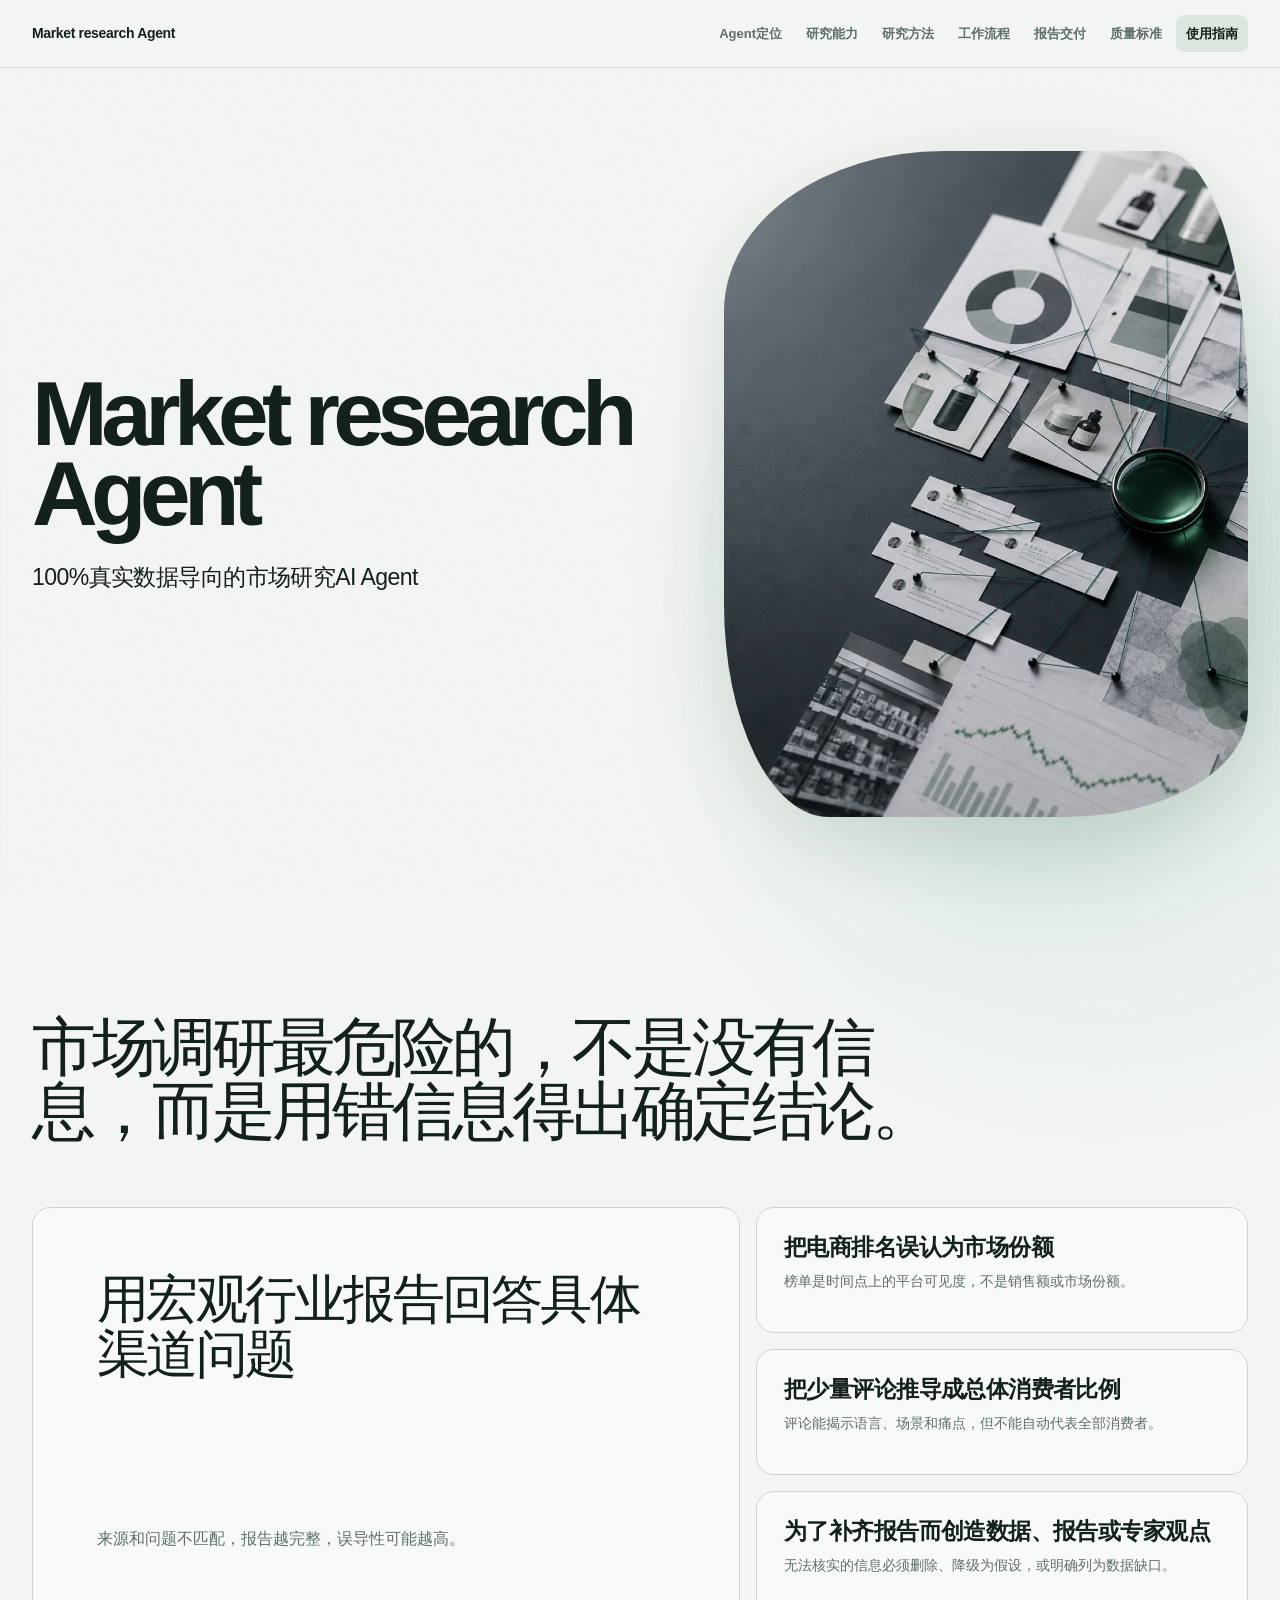
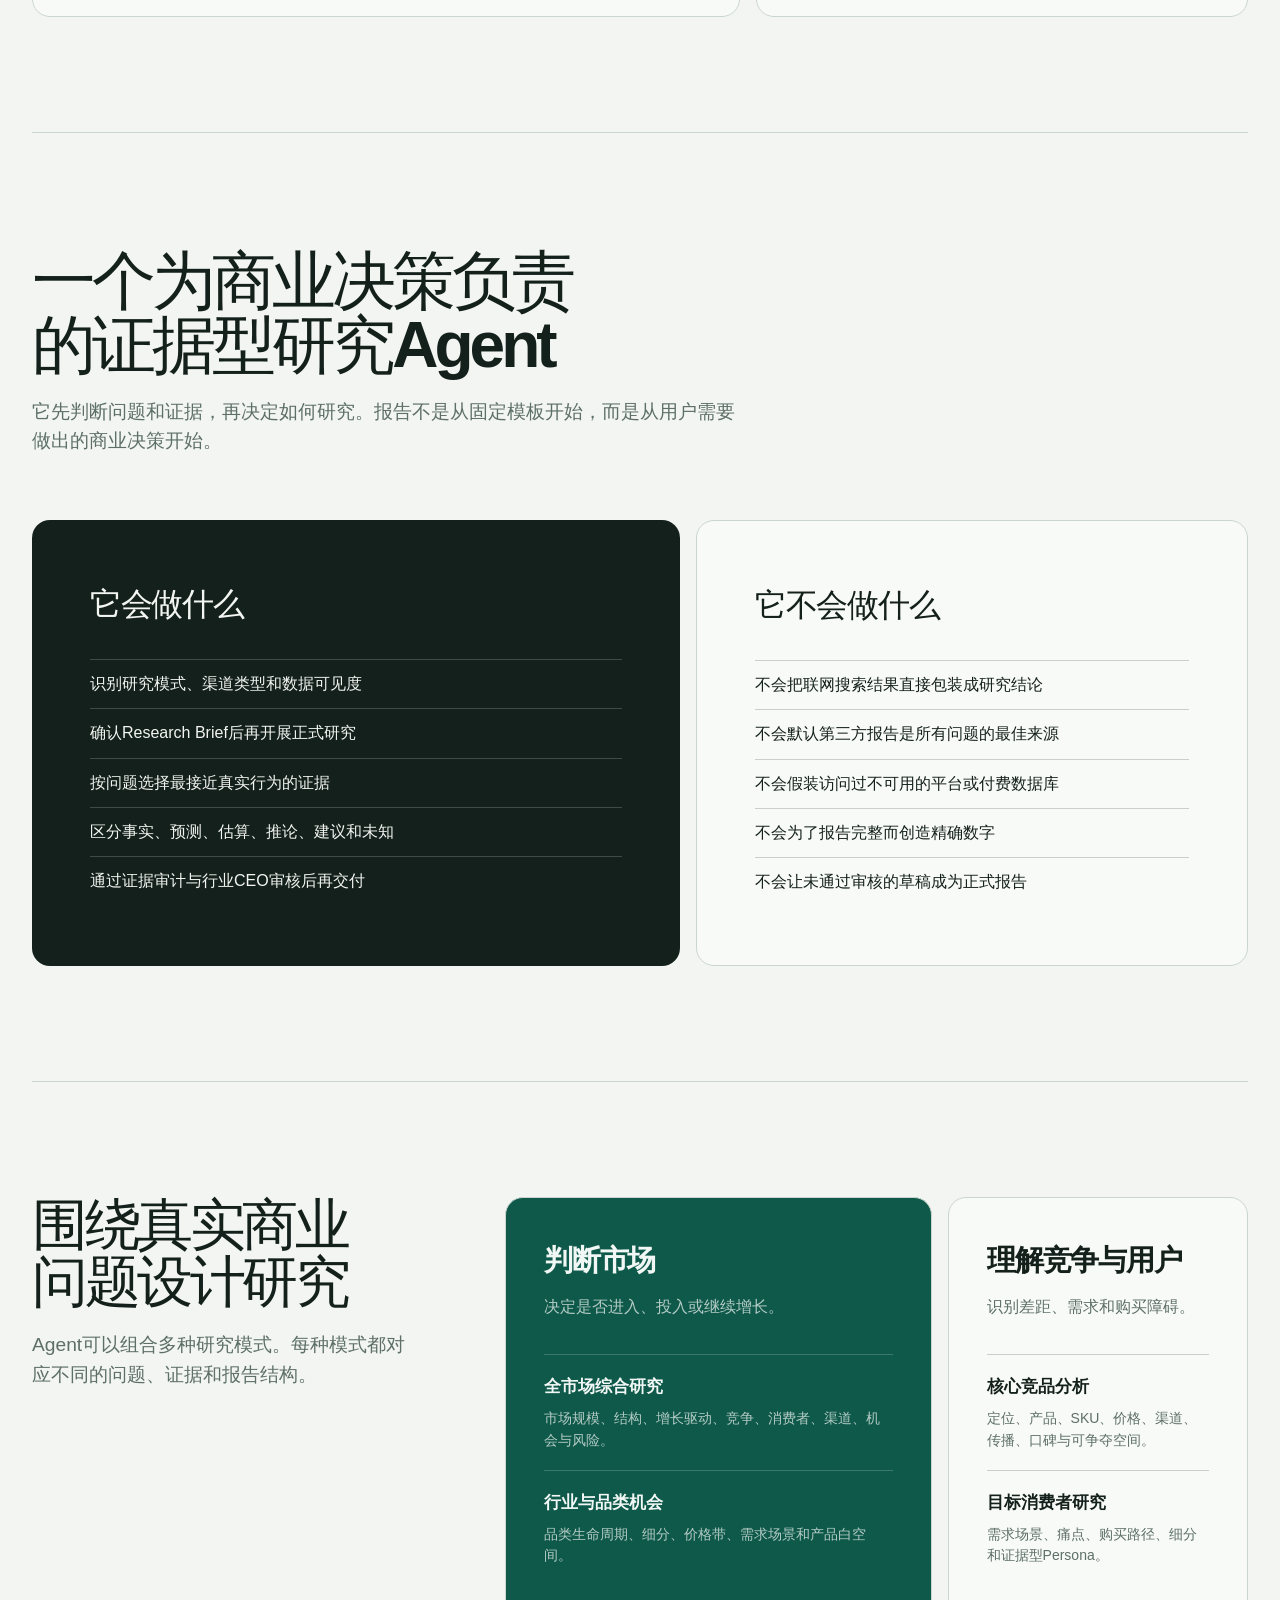
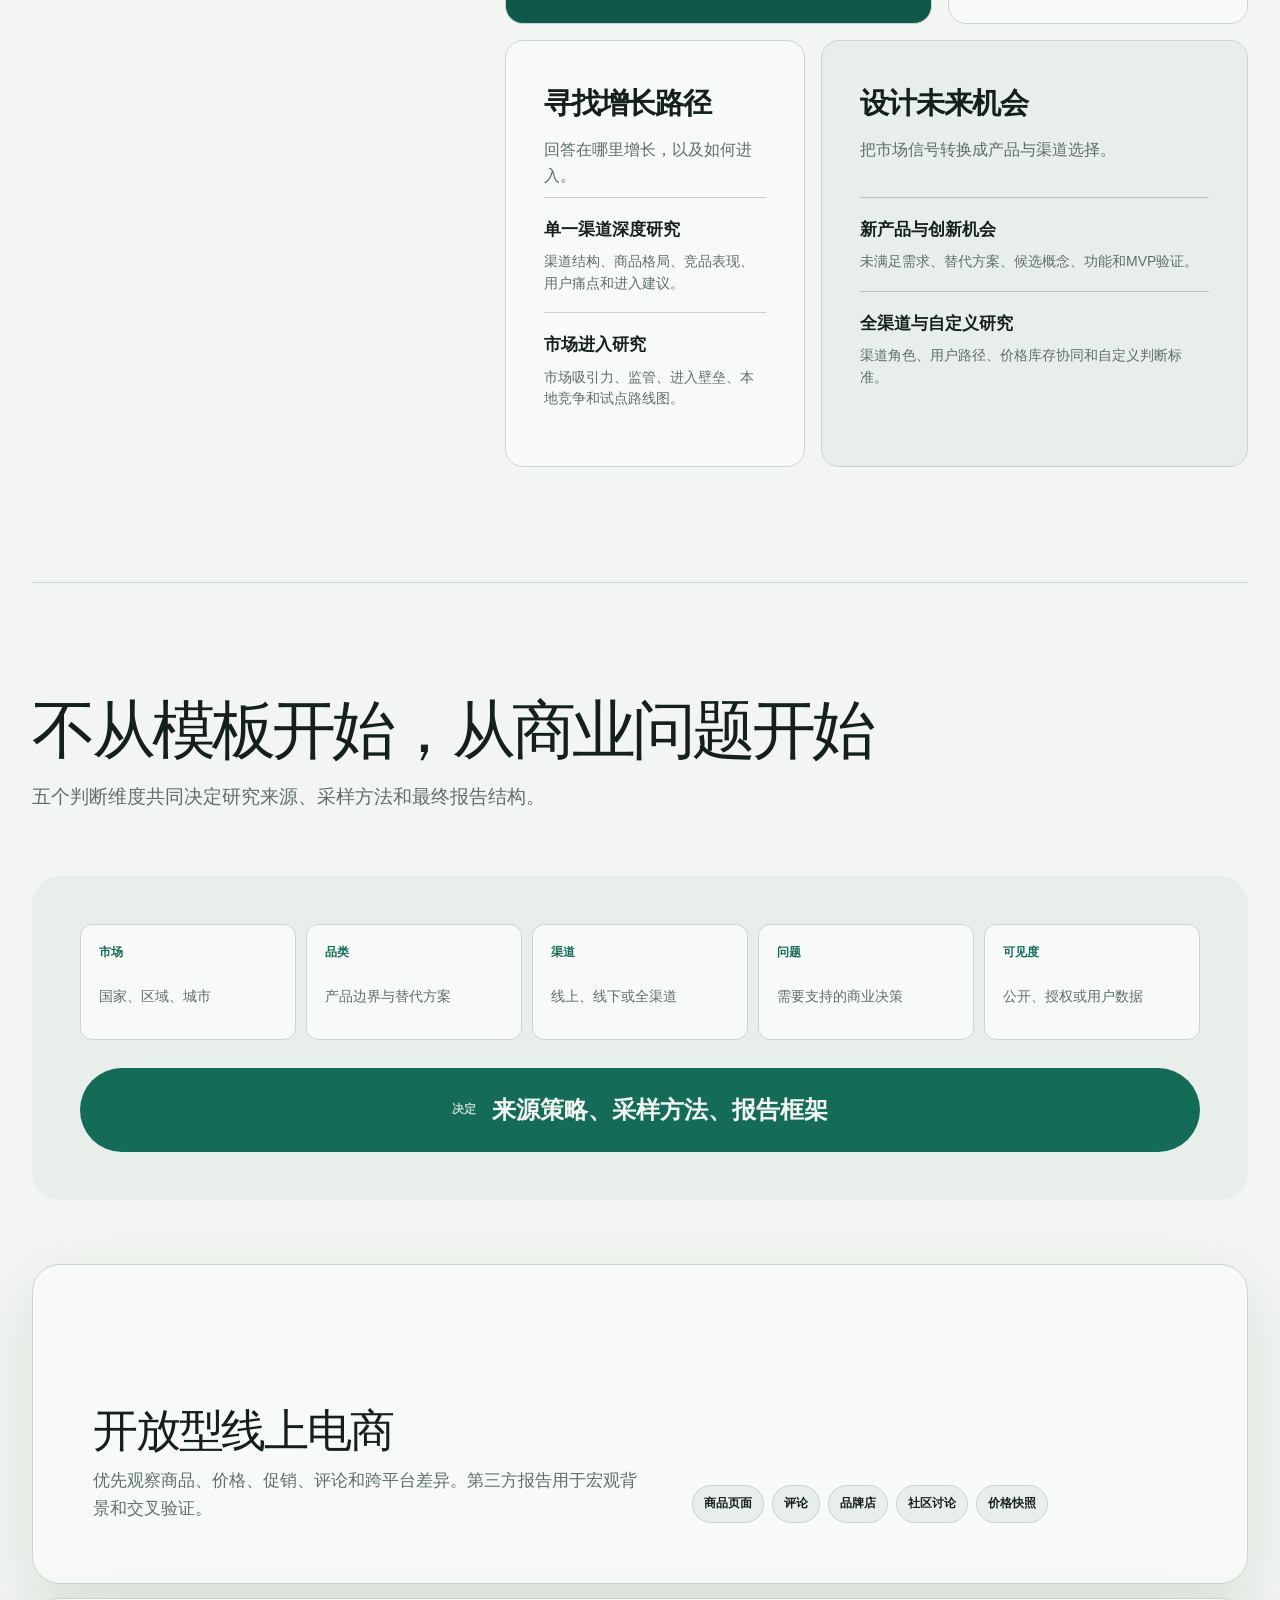
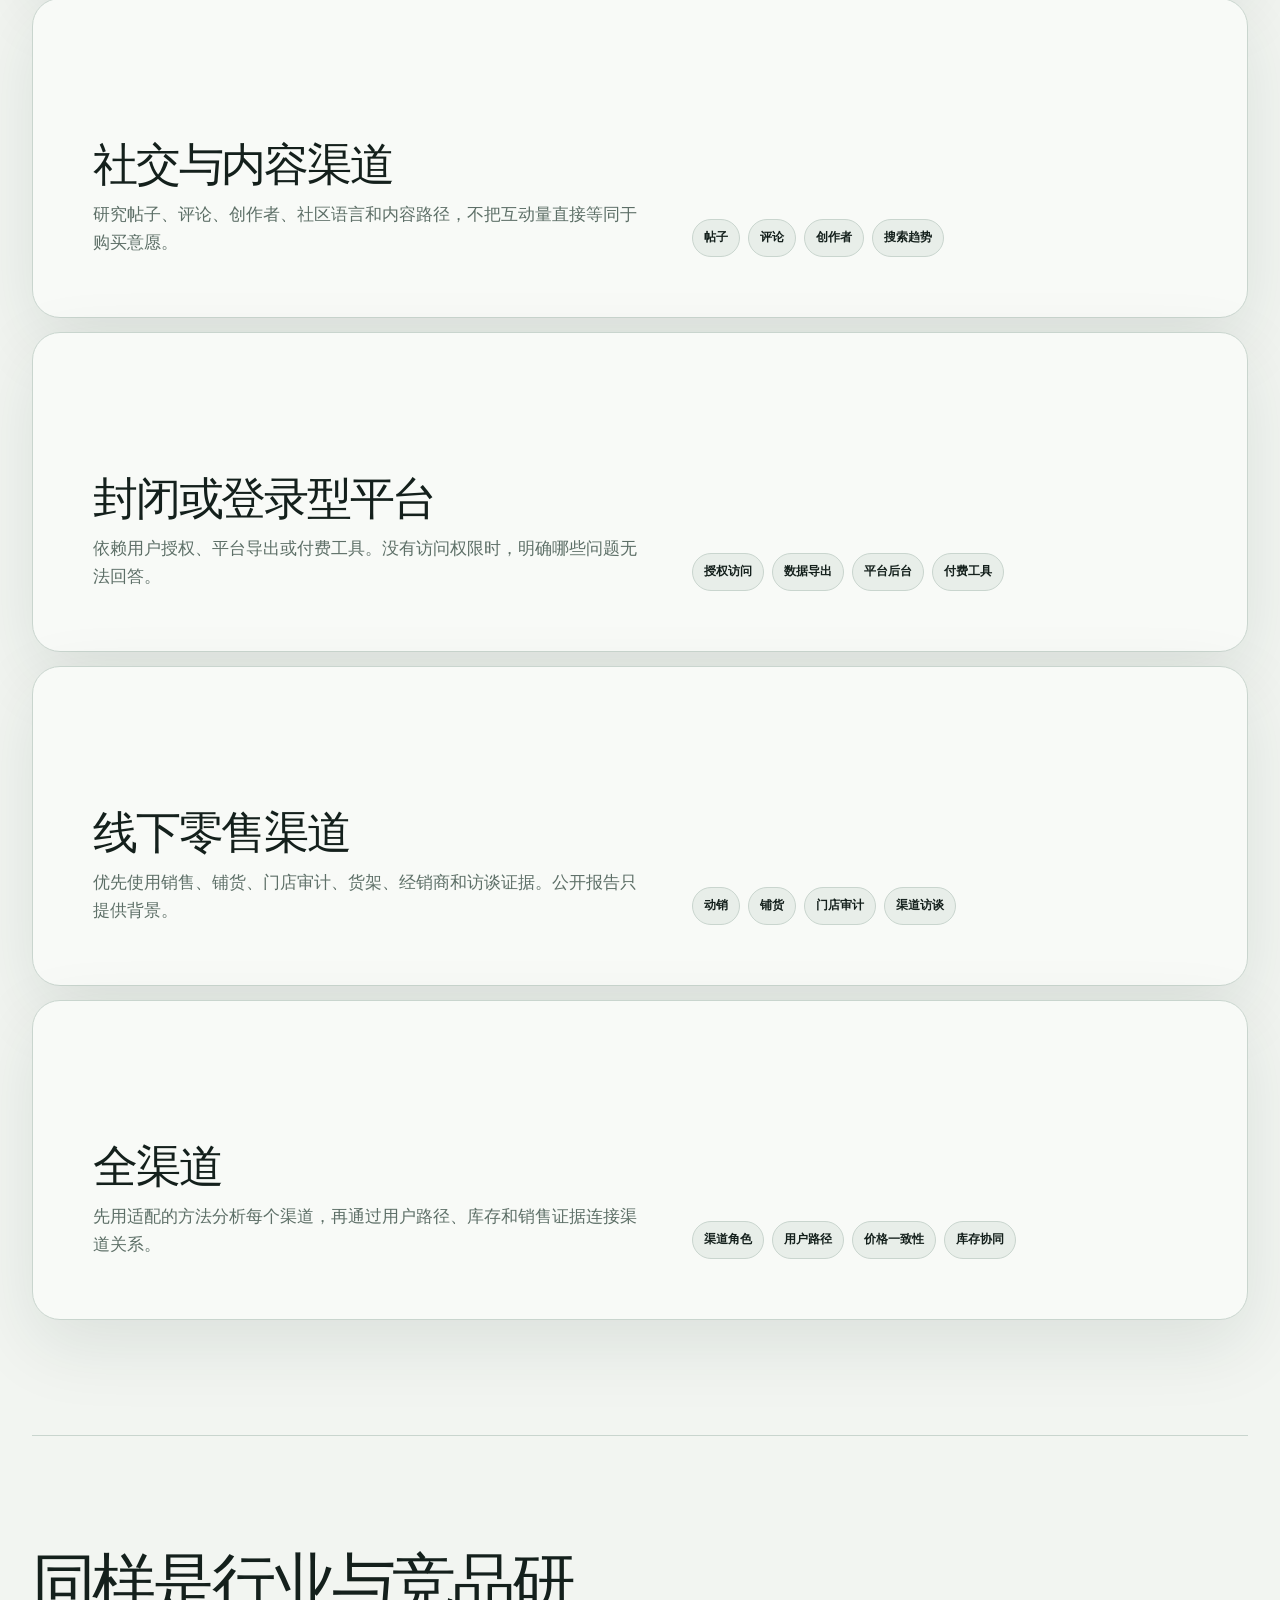
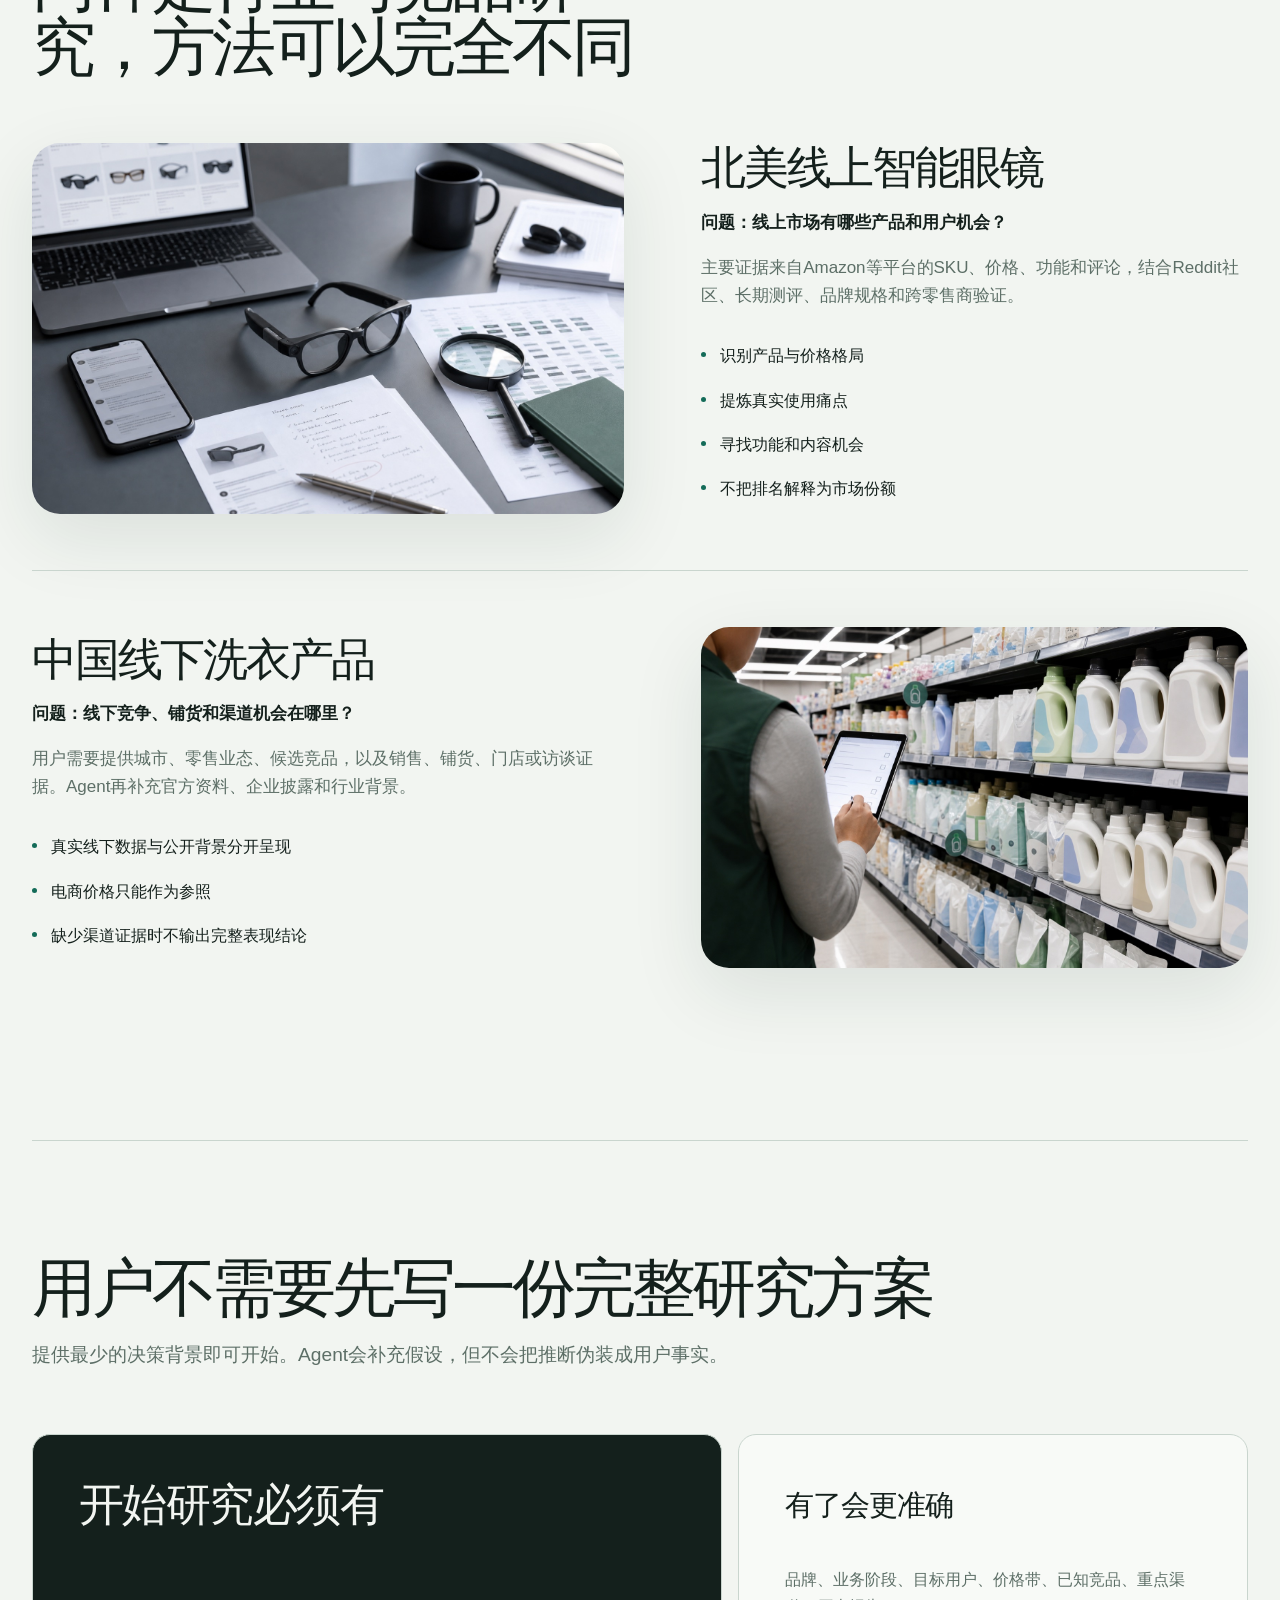
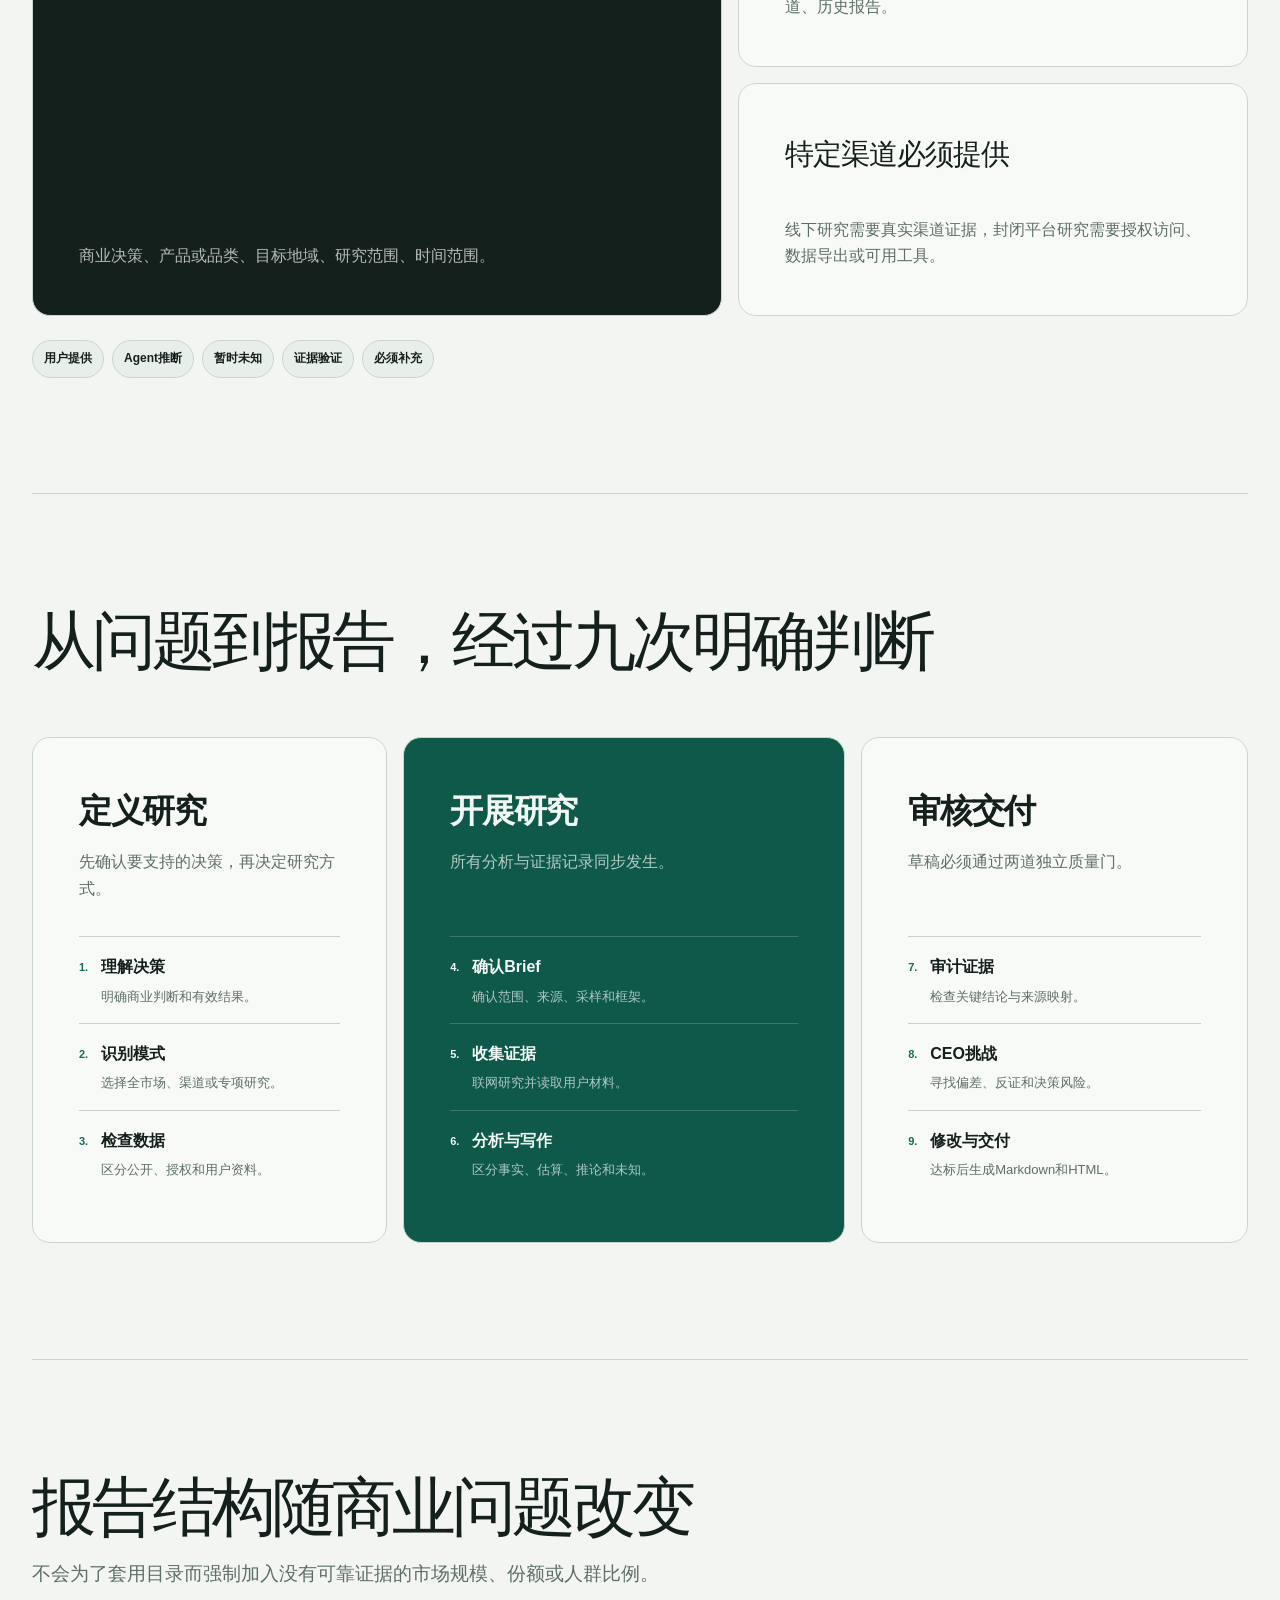
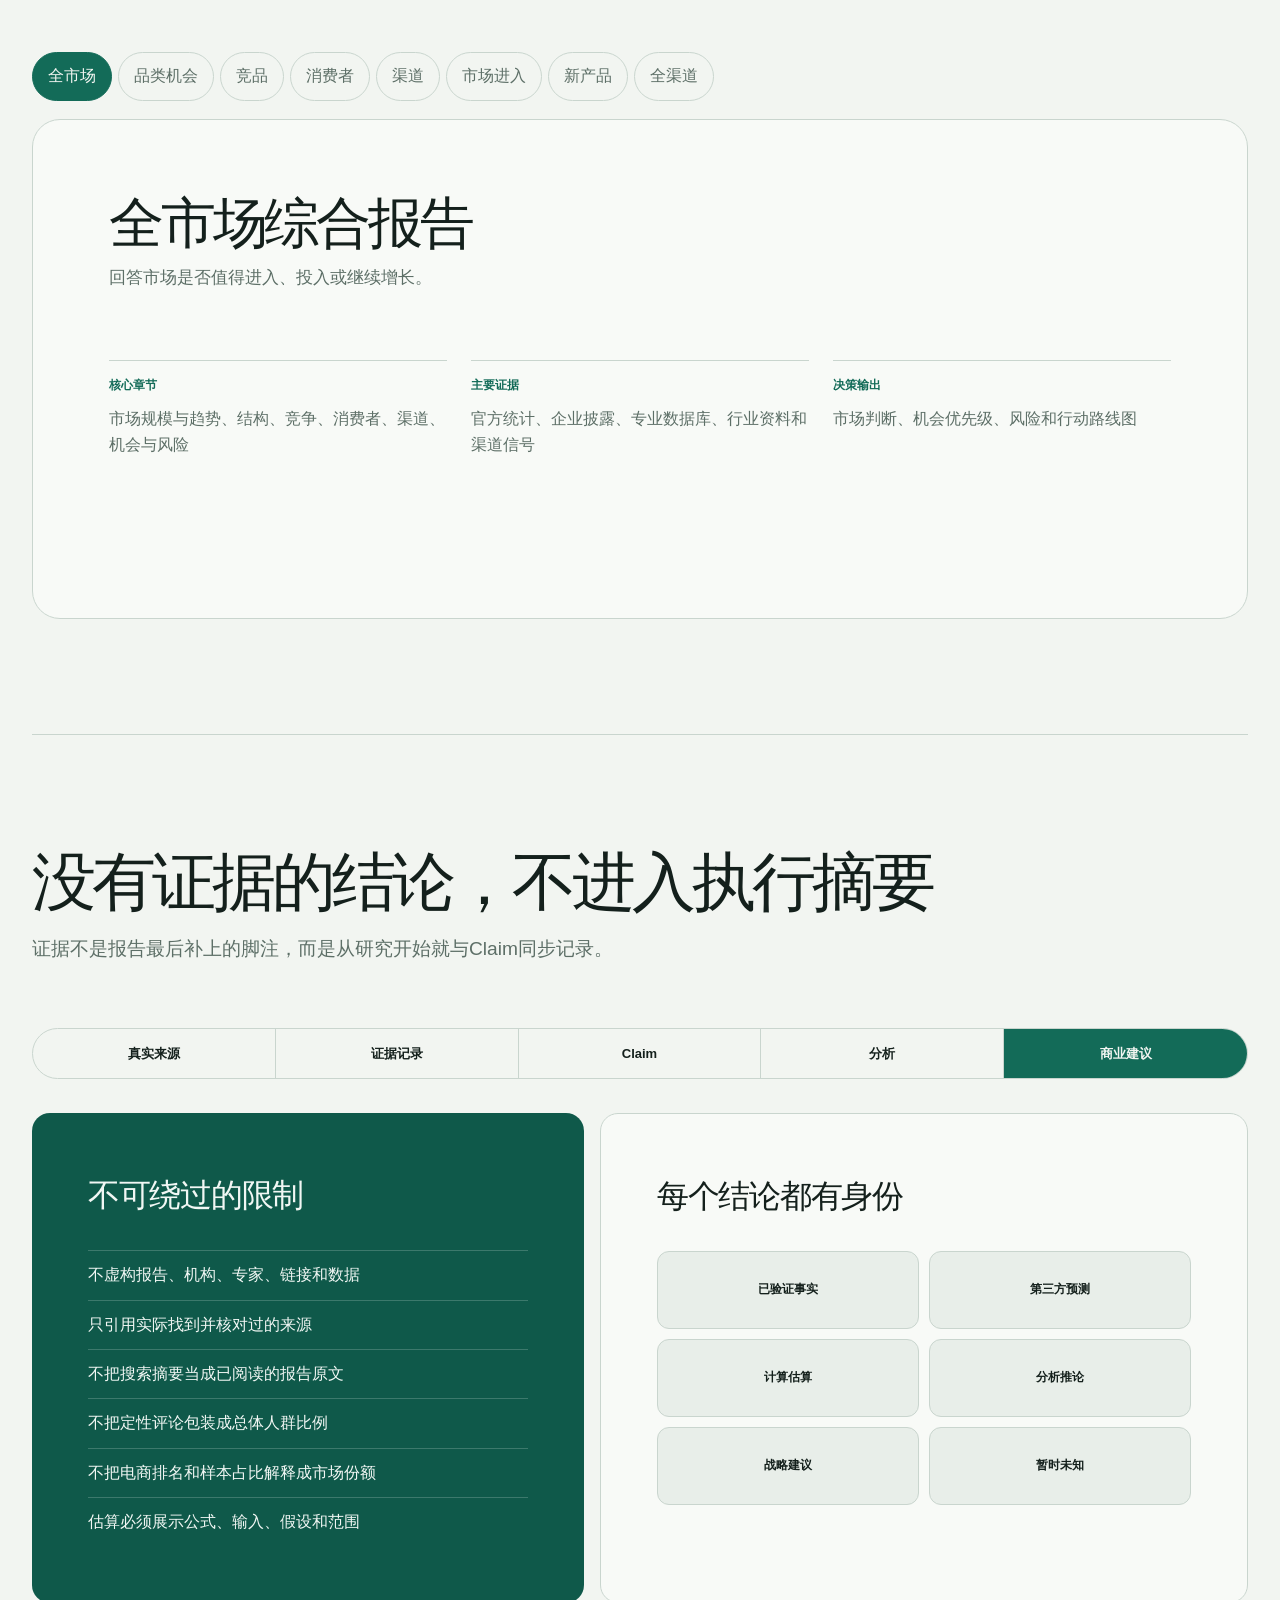
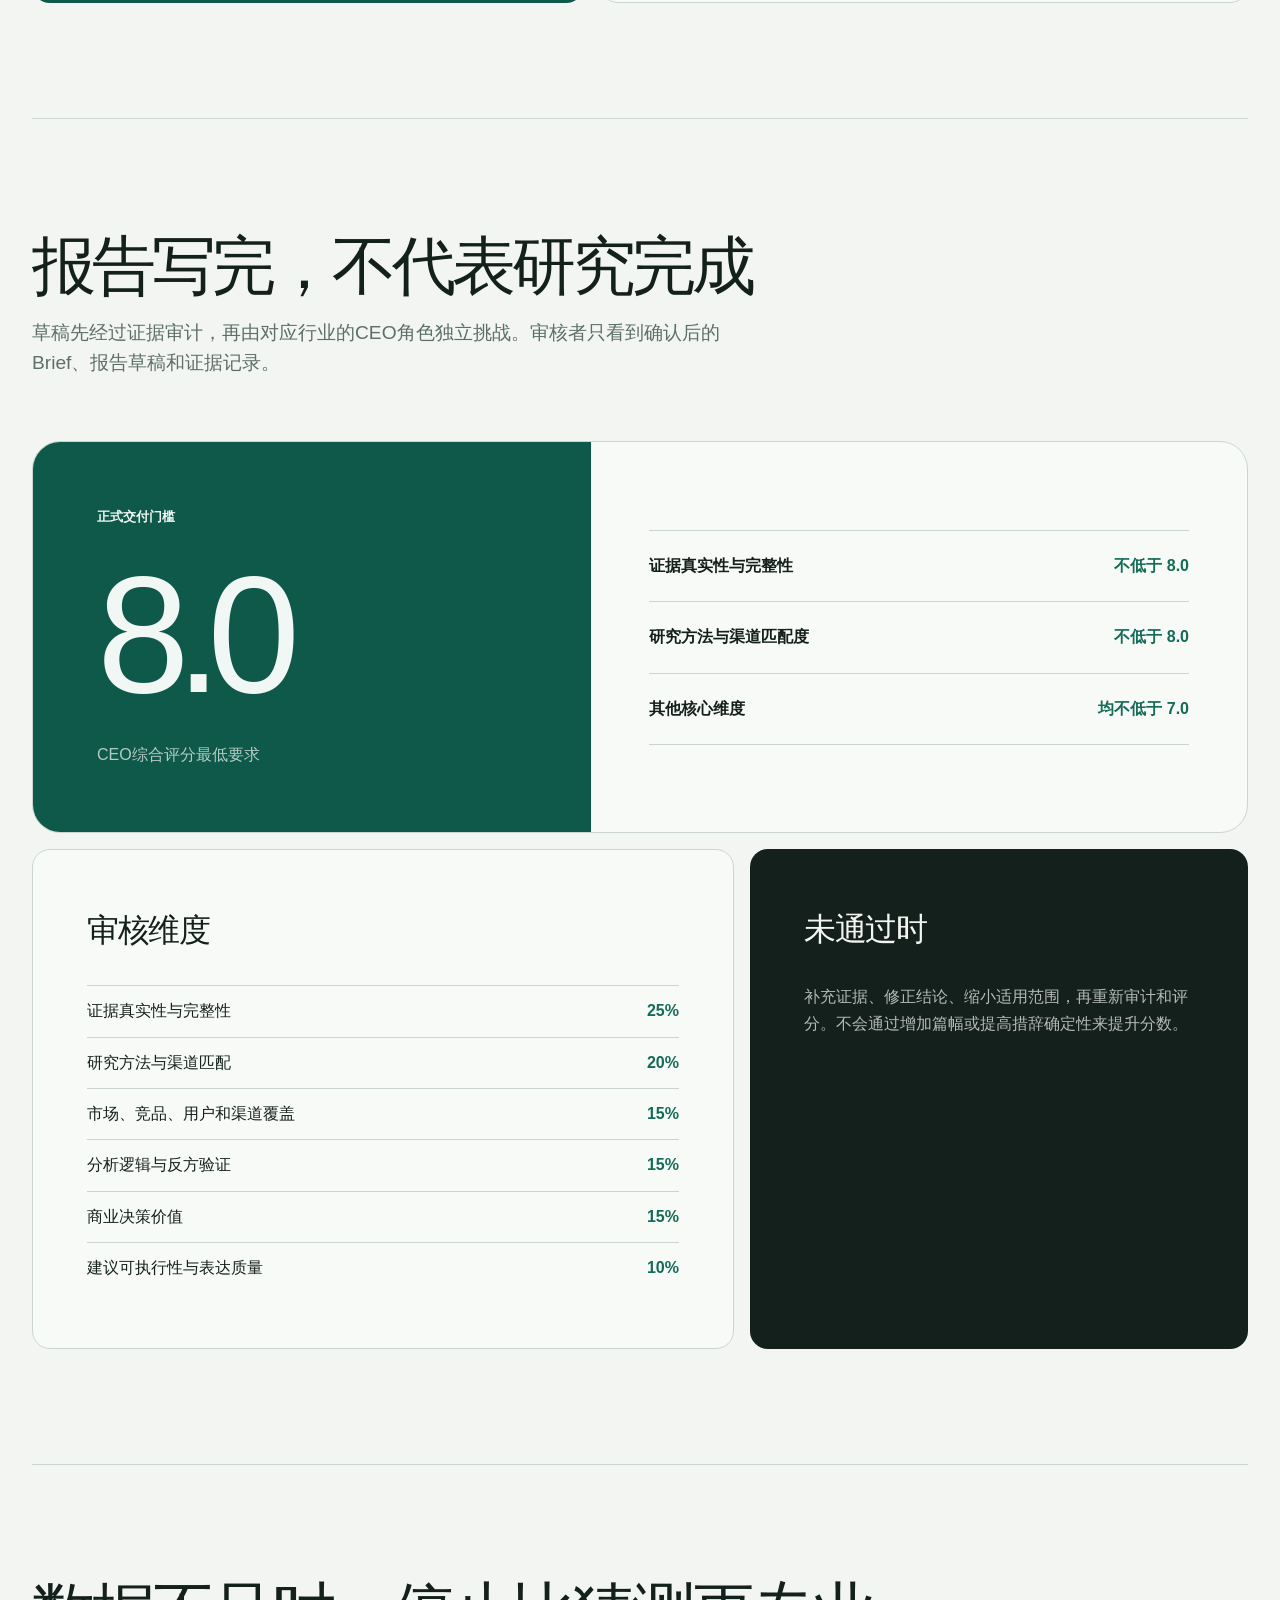
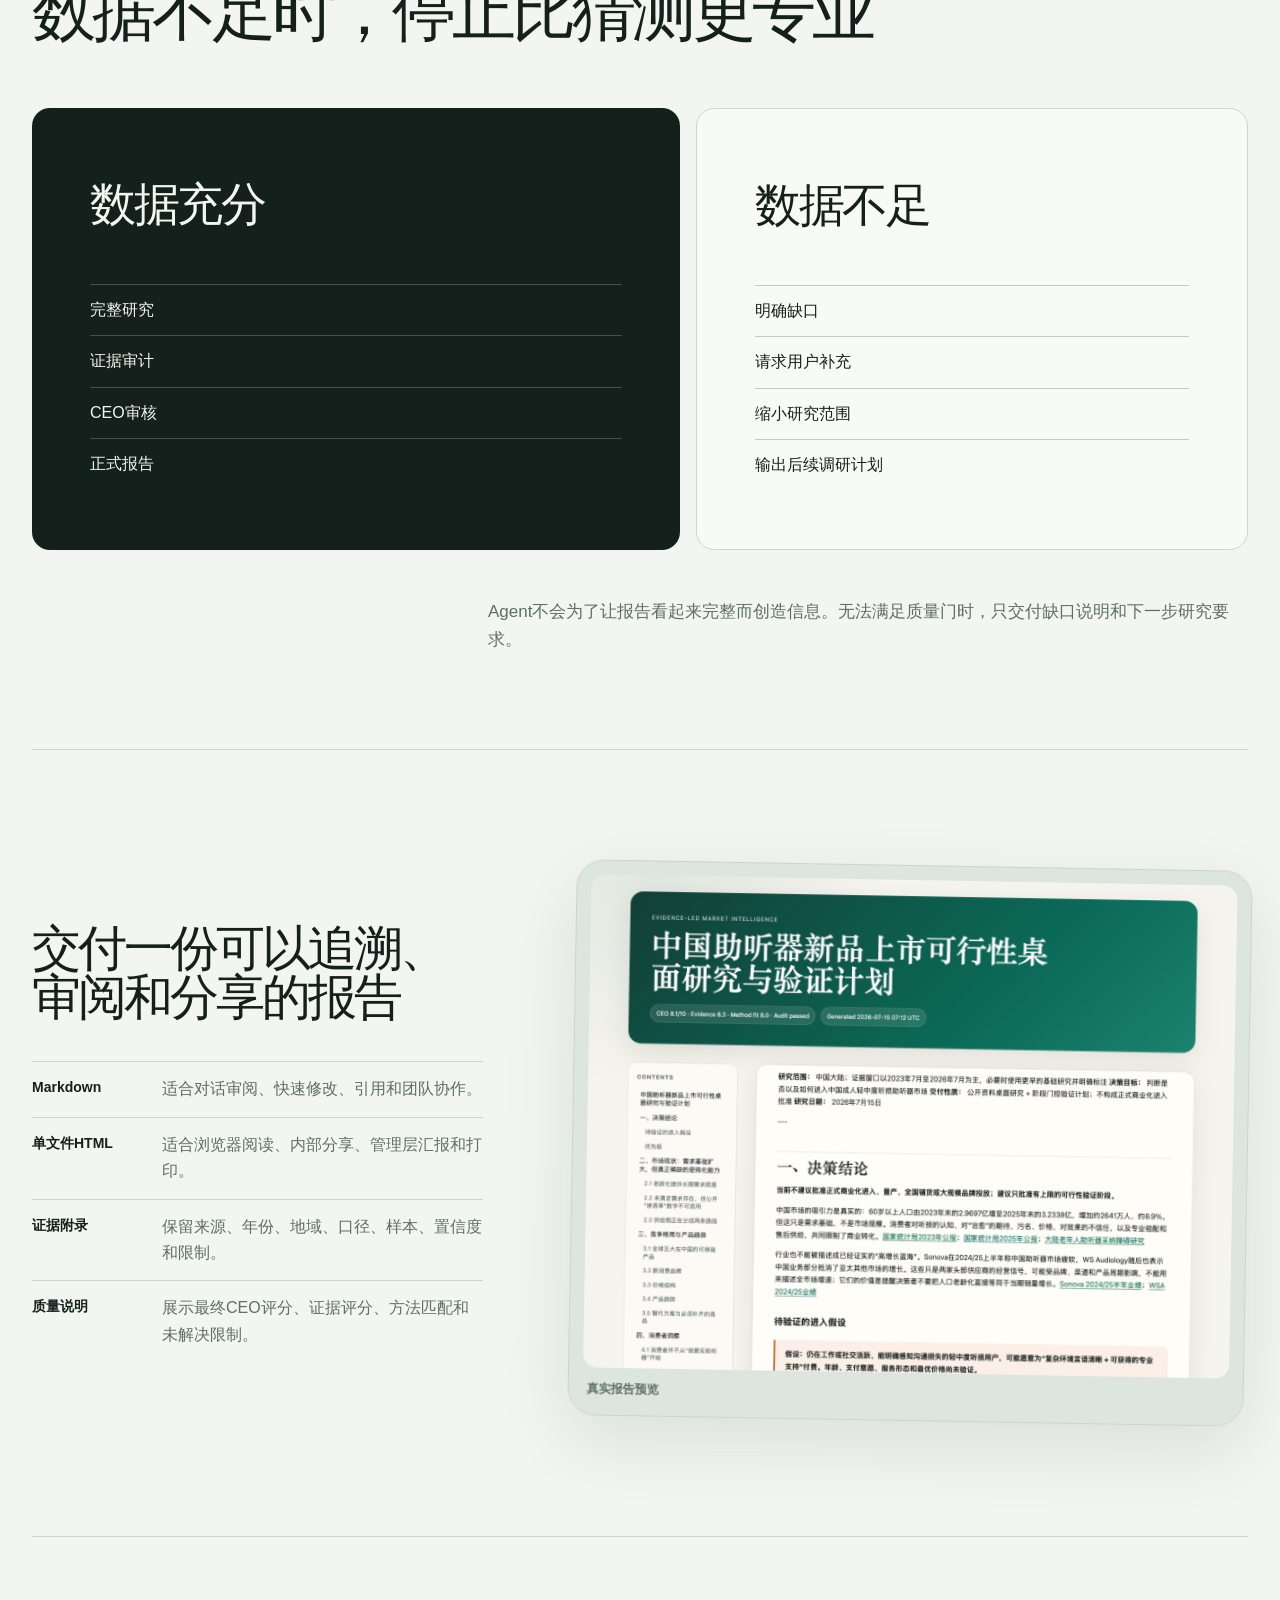
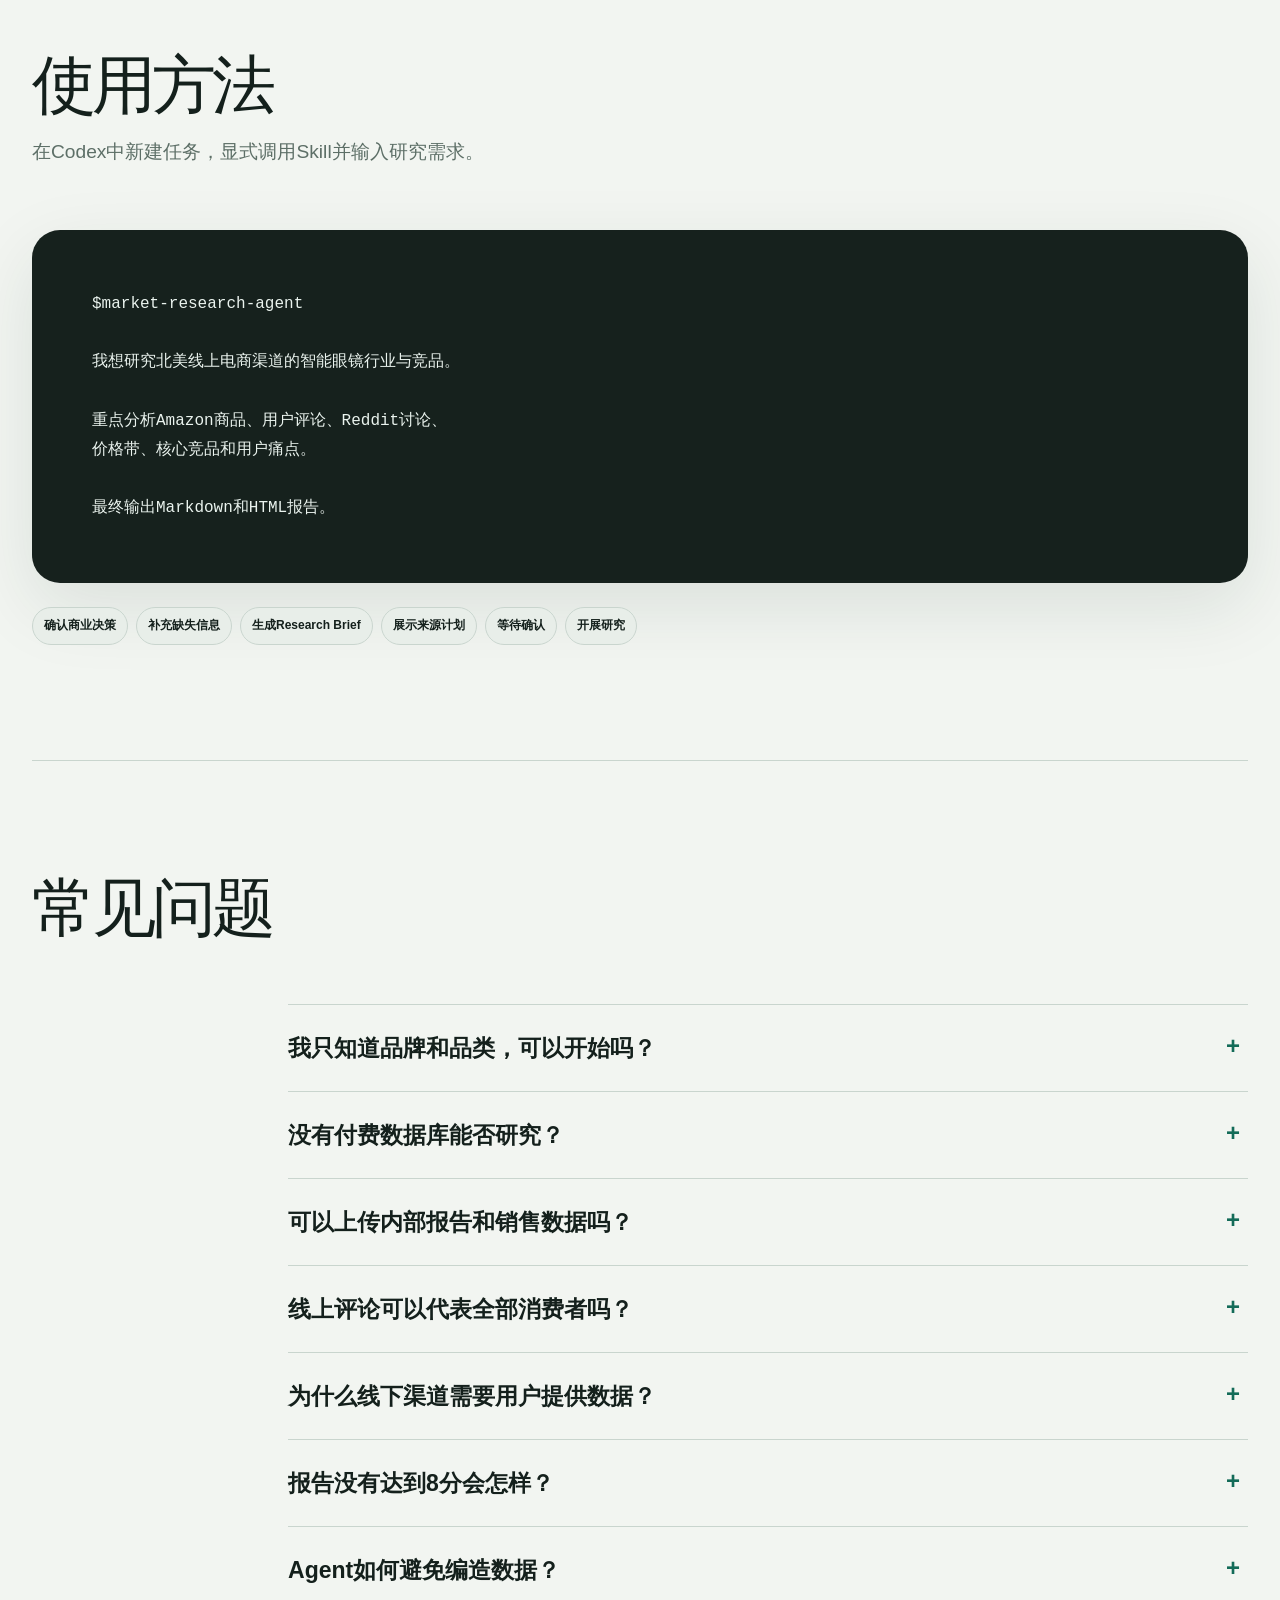
<file: index.html>
<!doctype html>
<html lang="zh-CN">
<head>
  <meta charset="utf-8">
  <meta name="viewport" content="width=device-width, initial-scale=1">
  <meta name="description" content="Market research Agent说明书，介绍证据导向的市场研究方法、渠道自适应流程和CEO质量审核机制。">
  <meta name="theme-color" content="#f2f5f1" media="(prefers-color-scheme: light)">
  <meta name="theme-color" content="#101713" media="(prefers-color-scheme: dark)">
  <meta property="og:type" content="website">
  <meta property="og:title" content="Market research Agent">
  <meta property="og:description" content="100%真实数据导向的市场研究AI Agent">
  <meta property="og:image" content="https://peaceliulang98-collab.github.io/market-research-agent-manual/assets/hero-evidence.jpg">
  <link rel="canonical" href="https://peaceliulang98-collab.github.io/market-research-agent-manual/">
  <title>Market research Agent</title>
  <script>document.documentElement.classList.add('js')</script>
  <link rel="stylesheet" href="styles.css">
  <script src="script.js" defer></script>
</head>
<body>
  <a class="skip-link" href="#main">跳到主要内容</a>

  <header class="site-header" data-header>
    <a class="wordmark" href="#cover" aria-label="返回封面">Market research Agent</a>
    <button class="menu-button" type="button" aria-expanded="false" aria-controls="site-nav">目录</button>
    <nav id="site-nav" class="site-nav" aria-label="说明书章节">
      <a href="#positioning">Agent定位</a>
      <a href="#capabilities">研究能力</a>
      <a href="#method">研究方法</a>
      <a href="#workflow">工作流程</a>
      <a href="#reports">报告交付</a>
      <a href="#quality">质量标准</a>
      <a href="#usage">使用指南</a>
    </nav>
  </header>

  <main id="main">
    <section id="cover" class="cover" data-section>
      <div class="cover-copy">
        <h1><span>Market research</span><span>Agent</span></h1>
        <p>100%真实数据导向的市场研究AI Agent</p>
      </div>
      <figure class="cover-visual">
        <img src="assets/hero-evidence.jpg" alt="多种市场证据通过线索连接汇聚为一个清晰判断" width="1800" height="1200" fetchpriority="high">
      </figure>
    </section>

    <section class="section problem-section" data-section>
      <div class="section-head reveal">
        <h2>市场调研最危险的，不是没有信息，而是用错信息得出确定结论。</h2>
      </div>
      <div class="risk-layout">
        <article class="risk-primary reveal">
          <p>用宏观行业报告回答具体渠道问题</p>
          <span>来源和问题不匹配，报告越完整，误导性可能越高。</span>
        </article>
        <div class="risk-secondary">
          <article class="risk-item reveal">
            <p>把电商排名误认为市场份额</p>
            <span>榜单是时间点上的平台可见度，不是销售额或市场份额。</span>
          </article>
          <article class="risk-item reveal">
            <p>把少量评论推导成总体消费者比例</p>
            <span>评论能揭示语言、场景和痛点，但不能自动代表全部消费者。</span>
          </article>
          <article class="risk-item reveal">
            <p>为了补齐报告而创造数据、报告或专家观点</p>
            <span>无法核实的信息必须删除、降级为假设，或明确列为数据缺口。</span>
          </article>
        </div>
      </div>
    </section>

    <section id="positioning" class="section positioning-section" data-section>
      <div class="positioning-title reveal">
        <h2>一个为商业决策负责的证据型研究Agent</h2>
        <p>它先判断问题和证据，再决定如何研究。报告不是从固定模板开始，而是从用户需要做出的商业决策开始。</p>
      </div>
      <div class="positioning-grid">
        <article class="definition-panel reveal">
          <h3>它会做什么</h3>
          <ul>
            <li>识别研究模式、渠道类型和数据可见度</li>
            <li>确认Research Brief后再开展正式研究</li>
            <li>按问题选择最接近真实行为的证据</li>
            <li>区分事实、预测、估算、推论、建议和未知</li>
            <li>通过证据审计与行业CEO审核后再交付</li>
          </ul>
        </article>
        <article class="boundary-panel reveal">
          <h3>它不会做什么</h3>
          <ul>
            <li>不会把联网搜索结果直接包装成研究结论</li>
            <li>不会默认第三方报告是所有问题的最佳来源</li>
            <li>不会假装访问过不可用的平台或付费数据库</li>
            <li>不会为了报告完整而创造精确数字</li>
            <li>不会让未通过审核的草稿成为正式报告</li>
          </ul>
        </article>
      </div>
    </section>

    <section id="capabilities" class="section capabilities-section" data-section>
      <div class="capabilities-intro">
        <h2>围绕真实商业问题设计研究</h2>
        <p>Agent可以组合多种研究模式。每种模式都对应不同的问题、证据和报告结构。</p>
      </div>
      <div class="capability-groups">
        <article class="capability-group capability-group-market reveal">
          <header><span>判断市场</span><p>决定是否进入、投入或继续增长。</p></header>
          <div class="capability-mode"><h3>全市场综合研究</h3><p>市场规模、结构、增长驱动、竞争、消费者、渠道、机会与风险。</p></div>
          <div class="capability-mode"><h3>行业与品类机会</h3><p>品类生命周期、细分、价格带、需求场景和产品白空间。</p></div>
        </article>
        <article class="capability-group capability-group-people reveal">
          <header><span>理解竞争与用户</span><p>识别差距、需求和购买障碍。</p></header>
          <div class="capability-mode"><h3>核心竞品分析</h3><p>定位、产品、SKU、价格、渠道、传播、口碑与可争夺空间。</p></div>
          <div class="capability-mode"><h3>目标消费者研究</h3><p>需求场景、痛点、购买路径、细分和证据型Persona。</p></div>
        </article>
        <article class="capability-group capability-group-growth reveal">
          <header><span>寻找增长路径</span><p>回答在哪里增长，以及如何进入。</p></header>
          <div class="capability-mode"><h3>单一渠道深度研究</h3><p>渠道结构、商品格局、竞品表现、用户痛点和进入建议。</p></div>
          <div class="capability-mode"><h3>市场进入研究</h3><p>市场吸引力、监管、进入壁垒、本地竞争和试点路线图。</p></div>
        </article>
        <article class="capability-group capability-group-innovation reveal">
          <header><span>设计未来机会</span><p>把市场信号转换成产品与渠道选择。</p></header>
          <div class="capability-mode"><h3>新产品与创新机会</h3><p>未满足需求、替代方案、候选概念、功能和MVP验证。</p></div>
          <div class="capability-mode"><h3>全渠道与自定义研究</h3><p>渠道角色、用户路径、价格库存协同和自定义判断标准。</p></div>
        </article>
      </div>
    </section>

    <section id="method" class="section method-section" data-section>
      <div class="section-head reveal">
        <h2>不从模板开始，从商业问题开始</h2>
        <p>五个判断维度共同决定研究来源、采样方法和最终报告结构。</p>
      </div>
      <div class="engine" aria-label="自适应研究引擎">
        <div class="engine-input reveal"><strong>市场</strong><span>国家、区域、城市</span></div>
        <div class="engine-input reveal"><strong>品类</strong><span>产品边界与替代方案</span></div>
        <div class="engine-input reveal"><strong>渠道</strong><span>线上、线下或全渠道</span></div>
        <div class="engine-input reveal"><strong>问题</strong><span>需要支持的商业决策</span></div>
        <div class="engine-input reveal"><strong>可见度</strong><span>公开、授权或用户数据</span></div>
        <div class="engine-output reveal"><span>决定</span><strong>来源策略、采样方法、报告框架</strong></div>
      </div>

      <div class="route-stack">
        <article class="route-card route-ecommerce">
          <div class="route-copy">
            <h3>开放型线上电商</h3>
            <p>优先观察商品、价格、促销、评论和跨平台差异。第三方报告用于宏观背景和交叉验证。</p>
          </div>
          <div class="route-tags"><span>商品页面</span><span>评论</span><span>品牌店</span><span>社区讨论</span><span>价格快照</span></div>
        </article>
        <article class="route-card route-social">
          <div class="route-copy">
            <h3>社交与内容渠道</h3>
            <p>研究帖子、评论、创作者、社区语言和内容路径，不把互动量直接等同于购买意愿。</p>
          </div>
          <div class="route-tags"><span>帖子</span><span>评论</span><span>创作者</span><span>搜索趋势</span></div>
        </article>
        <article class="route-card route-gated">
          <div class="route-copy">
            <h3>封闭或登录型平台</h3>
            <p>依赖用户授权、平台导出或付费工具。没有访问权限时，明确哪些问题无法回答。</p>
          </div>
          <div class="route-tags"><span>授权访问</span><span>数据导出</span><span>平台后台</span><span>付费工具</span></div>
        </article>
        <article class="route-card route-offline">
          <div class="route-copy">
            <h3>线下零售渠道</h3>
            <p>优先使用销售、铺货、门店审计、货架、经销商和访谈证据。公开报告只提供背景。</p>
          </div>
          <div class="route-tags"><span>动销</span><span>铺货</span><span>门店审计</span><span>渠道访谈</span></div>
        </article>
        <article class="route-card route-omni">
          <div class="route-copy">
            <h3>全渠道</h3>
            <p>先用适配的方法分析每个渠道，再通过用户路径、库存和销售证据连接渠道关系。</p>
          </div>
          <div class="route-tags"><span>渠道角色</span><span>用户路径</span><span>价格一致性</span><span>库存协同</span></div>
        </article>
      </div>
    </section>

    <section class="section cases-section" data-section>
      <div class="section-head reveal">
        <h2>同样是行业与竞品研究，方法可以完全不同</h2>
      </div>
      <article class="case case-online reveal">
        <figure><img src="assets/case-smart-glasses.jpg" alt="桌面上的智能眼镜、电商页面、社区讨论和研究资料" width="1600" height="1000" loading="lazy"></figure>
        <div class="case-copy">
          <h3>北美线上智能眼镜</h3>
          <p class="case-question">问题：线上市场有哪些产品和用户机会？</p>
          <p>主要证据来自Amazon等平台的SKU、价格、功能和评论，结合Reddit社区、长期测评、品牌规格和跨零售商验证。</p>
          <ul><li>识别产品与价格格局</li><li>提炼真实使用痛点</li><li>寻找功能和内容机会</li><li>不把排名解释为市场份额</li></ul>
        </div>
      </article>
      <article class="case case-offline reveal">
        <div class="case-copy">
          <h3>中国线下洗衣产品</h3>
          <p class="case-question">问题：线下竞争、铺货和渠道机会在哪里？</p>
          <p>用户需要提供城市、零售业态、候选竞品，以及销售、铺货、门店或访谈证据。Agent再补充官方资料、企业披露和行业背景。</p>
          <ul><li>真实线下数据与公开背景分开呈现</li><li>电商价格只能作为参照</li><li>缺少渠道证据时不输出完整表现结论</li></ul>
        </div>
        <figure><img src="assets/case-offline-laundry.jpg" alt="研究人员在超市洗衣产品货架前使用平板进行门店审计" width="1600" height="1000" loading="lazy"></figure>
      </article>
    </section>

    <section class="section input-section" data-section>
      <div class="section-head reveal">
        <h2>用户不需要先写一份完整研究方案</h2>
        <p>提供最少的决策背景即可开始。Agent会补充假设，但不会把推断伪装成用户事实。</p>
      </div>
      <div class="input-groups">
        <article class="input-group input-primary reveal">
          <h3>开始研究必须有</h3>
          <p>商业决策、产品或品类、目标地域、研究范围、时间范围。</p>
        </article>
        <article class="input-group reveal">
          <h3>有了会更准确</h3>
          <p>品牌、业务阶段、目标用户、价格带、已知竞品、重点渠道、历史报告。</p>
        </article>
        <article class="input-group reveal">
          <h3>特定渠道必须提供</h3>
          <p>线下研究需要真实渠道证据，封闭平台研究需要授权访问、数据导出或可用工具。</p>
        </article>
      </div>
      <div class="status-key reveal">
        <span>用户提供</span><span>Agent推断</span><span>暂时未知</span><span>证据验证</span><span>必须补充</span>
      </div>
    </section>

    <section id="workflow" class="section workflow-section" data-section>
      <div class="workflow-intro reveal">
        <h2>从问题到报告，经过九次明确判断</h2>
      </div>
      <div class="workflow-phases">
        <article class="workflow-phase reveal">
          <header><span>定义研究</span><p>先确认要支持的决策，再决定研究方式。</p></header>
          <ol><li><strong>理解决策</strong><span>明确商业判断和有效结果。</span></li><li><strong>识别模式</strong><span>选择全市场、渠道或专项研究。</span></li><li><strong>检查数据</strong><span>区分公开、授权和用户资料。</span></li></ol>
        </article>
        <article class="workflow-phase workflow-phase-core reveal">
          <header><span>开展研究</span><p>所有分析与证据记录同步发生。</p></header>
          <ol start="4"><li><strong>确认Brief</strong><span>确认范围、来源、采样和框架。</span></li><li><strong>收集证据</strong><span>联网研究并读取用户材料。</span></li><li><strong>分析与写作</strong><span>区分事实、估算、推论和未知。</span></li></ol>
        </article>
        <article class="workflow-phase reveal">
          <header><span>审核交付</span><p>草稿必须通过两道独立质量门。</p></header>
          <ol start="7"><li><strong>审计证据</strong><span>检查关键结论与来源映射。</span></li><li><strong>CEO挑战</strong><span>寻找偏差、反证和决策风险。</span></li><li><strong>修改与交付</strong><span>达标后生成Markdown和HTML。</span></li></ol>
        </article>
      </div>
    </section>

    <section id="reports" class="section reports-section" data-section>
      <div class="section-head reveal">
        <h2>报告结构随商业问题改变</h2>
        <p>不会为了套用目录而强制加入没有可靠证据的市场规模、份额或人群比例。</p>
      </div>
      <div class="report-tabs" role="tablist" aria-label="报告类型">
        <button role="tab" aria-selected="true" aria-controls="report-full" id="tab-full" data-report-tab="report-full">全市场</button>
        <button role="tab" aria-selected="false" aria-controls="report-category" id="tab-category" data-report-tab="report-category" tabindex="-1">品类机会</button>
        <button role="tab" aria-selected="false" aria-controls="report-competitor" id="tab-competitor" data-report-tab="report-competitor" tabindex="-1">竞品</button>
        <button role="tab" aria-selected="false" aria-controls="report-consumer" id="tab-consumer" data-report-tab="report-consumer" tabindex="-1">消费者</button>
        <button role="tab" aria-selected="false" aria-controls="report-channel" id="tab-channel" data-report-tab="report-channel" tabindex="-1">渠道</button>
        <button role="tab" aria-selected="false" aria-controls="report-entry" id="tab-entry" data-report-tab="report-entry" tabindex="-1">市场进入</button>
        <button role="tab" aria-selected="false" aria-controls="report-product" id="tab-product" data-report-tab="report-product" tabindex="-1">新产品</button>
        <button role="tab" aria-selected="false" aria-controls="report-omni" id="tab-omni" data-report-tab="report-omni" tabindex="-1">全渠道</button>
      </div>
      <div class="report-panels reveal">
        <article id="report-full" class="report-panel active" role="tabpanel" aria-labelledby="tab-full">
          <h3>全市场综合报告</h3><p>回答市场是否值得进入、投入或继续增长。</p>
          <div class="report-columns"><div><strong>核心章节</strong><span>市场规模与趋势、结构、竞争、消费者、渠道、机会与风险</span></div><div><strong>主要证据</strong><span>官方统计、企业披露、专业数据库、行业资料和渠道信号</span></div><div><strong>决策输出</strong><span>市场判断、机会优先级、风险和行动路线图</span></div></div>
        </article>
        <article id="report-category" class="report-panel" role="tabpanel" aria-labelledby="tab-category" hidden>
          <h3>品类机会报告</h3><p>回答哪些细分、价格带、产品形态和使用场景存在白空间。</p>
          <div class="report-columns"><div><strong>核心章节</strong><span>品类生命周期、细分、需求场景、产品趋势和竞争地图</span></div><div><strong>主要证据</strong><span>市场数据、产品组合、价格、用户反馈和品牌资料</span></div><div><strong>决策输出</strong><span>品类机会地图、产品组合和进入优先级</span></div></div>
        </article>
        <article id="report-competitor" class="report-panel" role="tabpanel" aria-labelledby="tab-competitor" hidden>
          <h3>竞品专项报告</h3><p>回答核心竞品是谁、优势来自哪里、哪些位置可以争夺。</p>
          <div class="report-columns"><div><strong>核心章节</strong><span>定位、产品、价格、渠道、传播、用户口碑和战略动向</span></div><div><strong>主要证据</strong><span>官网、商品、财报、渠道、营销内容和评论</span></div><div><strong>决策输出</strong><span>竞品矩阵、差异化机会和竞争应对</span></div></div>
        </article>
        <article id="report-consumer" class="report-panel" role="tabpanel" aria-labelledby="tab-consumer" hidden>
          <h3>消费者研究报告</h3><p>回答谁会购买、为什么购买，以及认知和购买路径如何形成。</p>
          <div class="report-columns"><div><strong>核心章节</strong><span>需求、场景、痛点、细分、旅程、渠道、媒介和Persona</span></div><div><strong>主要证据</strong><span>评论、社区、调研、访谈、搜索和用户内部数据</span></div><div><strong>决策输出</strong><span>目标人群、未满足需求、定位和传播建议</span></div></div>
        </article>
        <article id="report-channel" class="report-panel" role="tabpanel" aria-labelledby="tab-channel" hidden>
          <h3>渠道深度报告</h3><p>回答是否进入某个渠道，以及如何设计产品、价格、内容和运营。</p>
          <div class="report-columns"><div><strong>核心章节</strong><span>渠道结构、商品、品牌、价格、竞品、用户痛点和购买路径</span></div><div><strong>主要证据</strong><span>平台商品与评论，或销售、铺货、门店和访谈数据</span></div><div><strong>决策输出</strong><span>渠道机会、进入壁垒和执行建议</span></div></div>
        </article>
        <article id="report-entry" class="report-panel" role="tabpanel" aria-labelledby="tab-entry" hidden>
          <h3>市场进入报告</h3><p>回答是否进入一个新地域、应该先进入哪里、以什么方式试点。</p>
          <div class="report-columns"><div><strong>核心章节</strong><span>吸引力、监管、用户、竞争、价格、渠道和本地化</span></div><div><strong>主要证据</strong><span>官方数据、法规原文、企业资料、本地渠道和用户信号</span></div><div><strong>决策输出</strong><span>Go或No-Go判断、进入模式和试点路线图</span></div></div>
        </article>
        <article id="report-product" class="report-panel" role="tabpanel" aria-labelledby="tab-product" hidden>
          <h3>新产品机会报告</h3><p>回答开发什么、服务谁、优先验证哪些功能和价值主张。</p>
          <div class="report-columns"><div><strong>核心章节</strong><span>趋势、场景、痛点、替代产品、白空间、概念和价格</span></div><div><strong>主要证据</strong><span>竞品产品、评论、社区、技术资料和用户研究</span></div><div><strong>决策输出</strong><span>候选概念、功能优先级和MVP验证方案</span></div></div>
        </article>
        <article id="report-omni" class="report-panel" role="tabpanel" aria-labelledby="tab-omni" hidden>
          <h3>全渠道战略报告</h3><p>回答线上线下如何分工、协同，并减少价格和资源冲突。</p>
          <div class="report-columns"><div><strong>核心章节</strong><span>渠道角色、产品、价格、库存、用户路径和渠道冲突</span></div><div><strong>主要证据</strong><span>分渠道行为数据、销售、库存、用户路径和竞争信号</span></div><div><strong>决策输出</strong><span>渠道组合、资源配置和衡量指标</span></div></div>
        </article>
      </div>
    </section>

    <section id="quality" class="section evidence-section" data-section>
      <div class="section-head reveal">
        <h2>没有证据的结论，不进入执行摘要</h2>
        <p>证据不是报告最后补上的脚注，而是从研究开始就与Claim同步记录。</p>
      </div>
      <div class="evidence-chain reveal" aria-label="证据链">
        <span>真实来源</span><span>证据记录</span><span>Claim</span><span>分析</span><span>商业建议</span>
      </div>
      <div class="evidence-layout">
        <article class="evidence-rules reveal">
          <h3>不可绕过的限制</h3>
          <ul>
            <li>不虚构报告、机构、专家、链接和数据</li>
            <li>只引用实际找到并核对过的来源</li>
            <li>不把搜索摘要当成已阅读的报告原文</li>
            <li>不把定性评论包装成总体人群比例</li>
            <li>不把电商排名和样本占比解释成市场份额</li>
            <li>估算必须展示公式、输入、假设和范围</li>
          </ul>
        </article>
        <article class="claim-types reveal">
          <h3>每个结论都有身份</h3>
          <div class="claim-grid"><span>已验证事实</span><span>第三方预测</span><span>计算估算</span><span>分析推论</span><span>战略建议</span><span>暂时未知</span></div>
        </article>
      </div>
    </section>

    <section class="section review-section" data-section>
      <div class="review-copy reveal">
        <h2>报告写完，不代表研究完成</h2>
        <p>草稿先经过证据审计，再由对应行业的CEO角色独立挑战。审核者只看到确认后的Brief、报告草稿和证据记录。</p>
      </div>
      <div class="quality-gate reveal">
        <div class="quality-score"><span>正式交付门槛</span><strong>8.0</strong><p>CEO综合评分最低要求</p></div>
        <div class="quality-thresholds"><div><strong>证据真实性与完整性</strong><span>不低于 8.0</span></div><div><strong>研究方法与渠道匹配度</strong><span>不低于 8.0</span></div><div><strong>其他核心维度</strong><span>均不低于 7.0</span></div></div>
      </div>
      <div class="review-grid">
        <article class="review-dimensions reveal">
          <h3>审核维度</h3>
          <dl><div><dt>证据真实性与完整性</dt><dd>25%</dd></div><div><dt>研究方法与渠道匹配</dt><dd>20%</dd></div><div><dt>市场、竞品、用户和渠道覆盖</dt><dd>15%</dd></div><div><dt>分析逻辑与反方验证</dt><dd>15%</dd></div><div><dt>商业决策价值</dt><dd>15%</dd></div><div><dt>建议可执行性与表达质量</dt><dd>10%</dd></div></dl>
        </article>
        <article class="review-loop reveal">
          <h3>未通过时</h3>
          <p>补充证据、修正结论、缩小适用范围，再重新审计和评分。不会通过增加篇幅或提高措辞确定性来提升分数。</p>
        </article>
      </div>
    </section>

    <section class="section insufficient-section" data-section>
      <div class="section-head reveal"><h2>数据不足时，停止比猜测更专业</h2></div>
      <div class="decision-branches reveal">
        <div class="branch branch-ready"><strong>数据充分</strong><span>完整研究</span><span>证据审计</span><span>CEO审核</span><span>正式报告</span></div>
        <div class="branch branch-blocked"><strong>数据不足</strong><span>明确缺口</span><span>请求用户补充</span><span>缩小研究范围</span><span>输出后续调研计划</span></div>
      </div>
      <p class="insufficient-note reveal">Agent不会为了让报告看起来完整而创造信息。无法满足质量门时，只交付缺口说明和下一步研究要求。</p>
    </section>

    <section class="section delivery-section" data-section>
      <div class="delivery-copy reveal">
        <h2>交付一份可以追溯、审阅和分享的报告</h2>
        <div class="delivery-types">
          <article><h3>Markdown</h3><p>适合对话审阅、快速修改、引用和团队协作。</p></article>
          <article><h3>单文件HTML</h3><p>适合浏览器阅读、内部分享、管理层汇报和打印。</p></article>
          <article><h3>证据附录</h3><p>保留来源、年份、地域、口径、样本、置信度和限制。</p></article>
          <article><h3>质量说明</h3><p>展示最终CEO评分、证据评分、方法匹配和未解决限制。</p></article>
        </div>
      </div>
      <button class="report-preview reveal" type="button" aria-haspopup="dialog" aria-controls="report-dialog" aria-label="放大查看真实HTML市场研究报告预览">
        <img src="assets/report-preview.png" alt="Market research Agent生成的真实HTML市场研究报告预览" width="1440" height="1100" loading="lazy">
        <span>真实报告预览</span>
      </button>
    </section>

    <section id="usage" class="section usage-section" data-section>
      <div class="section-head reveal">
        <h2>使用方法</h2>
        <p>在Codex中新建任务，显式调用Skill并输入研究需求。</p>
      </div>
      <div class="usage-code reveal">
        <pre><code>$market-research-agent

我想研究北美线上电商渠道的智能眼镜行业与竞品。

重点分析Amazon商品、用户评论、Reddit讨论、
价格带、核心竞品和用户痛点。

最终输出Markdown和HTML报告。</code></pre>
      </div>
      <div class="usage-next reveal">
        <span>确认商业决策</span><span>补充缺失信息</span><span>生成Research Brief</span><span>展示来源计划</span><span>等待确认</span><span>开展研究</span>
      </div>
    </section>

    <section class="section faq-section" data-section>
      <div class="section-head reveal"><h2>常见问题</h2></div>
      <div class="faq-list reveal">
        <details><summary>我只知道品牌和品类，可以开始吗？</summary><p>可以。Agent会识别还缺少的决策目标、地域、渠道和时间范围，并把推断内容作为假设请你确认。</p></details>
        <details><summary>没有付费数据库能否研究？</summary><p>可以。Agent会使用公开网络和用户上传资料，并明确哪些问题因数据库不可用而无法完整回答。</p></details>
        <details><summary>可以上传内部报告和销售数据吗？</summary><p>可以。内部资料会被标记为用户提供证据，不会伪装成第三方验证。</p></details>
        <details><summary>线上评论可以代表全部消费者吗？</summary><p>不能。评论用于识别语言、场景、痛点和需求信号，除非存在代表性设计，否则不能推导总体比例。</p></details>
        <details><summary>为什么线下渠道需要用户提供数据？</summary><p>真实动销、铺货、货架和渠道条款通常无法通过公开网络可靠取得。缺少这些证据时，只能形成桌面研究和实地调研计划。</p></details>
        <details><summary>报告没有达到8分会怎样？</summary><p>报告会返回补充研究。如果关键证据无法获得，Agent会暂停正式交付，并列出需要的数据、权限或范围调整。</p></details>
        <details><summary>Agent如何避免编造数据？</summary><p>关键Claim必须关联可定位的Evidence记录。结构审计、人工核验和CEO审核任一失败，报告都不能正式发布。</p></details>
      </div>
    </section>

    <section class="closing-section" data-section>
      <p>Market research Agent只输出能够被证据支持的结论。</p>
      <p>当数据不足时，它会明确说明不知道什么，以及还需要什么。</p>
    </section>
  </main>

  <dialog id="report-dialog" class="report-dialog" aria-labelledby="report-dialog-title">
    <div class="dialog-bar"><strong id="report-dialog-title">真实HTML市场研究报告</strong><button type="button" data-close-dialog>关闭预览</button></div>
    <img src="assets/report-preview.png" alt="Market research Agent生成的真实HTML市场研究报告完整预览" width="1440" height="1100">
  </dialog>

  <footer class="site-footer">
    <span>Market research Agent</span>
    <nav aria-label="规范文件">
      <a href="#usage">使用指南</a>
      <a href="#method">研究方法</a>
      <a href="#quality">证据政策</a>
    </nav>
  </footer>
</body>
</html>
</file>
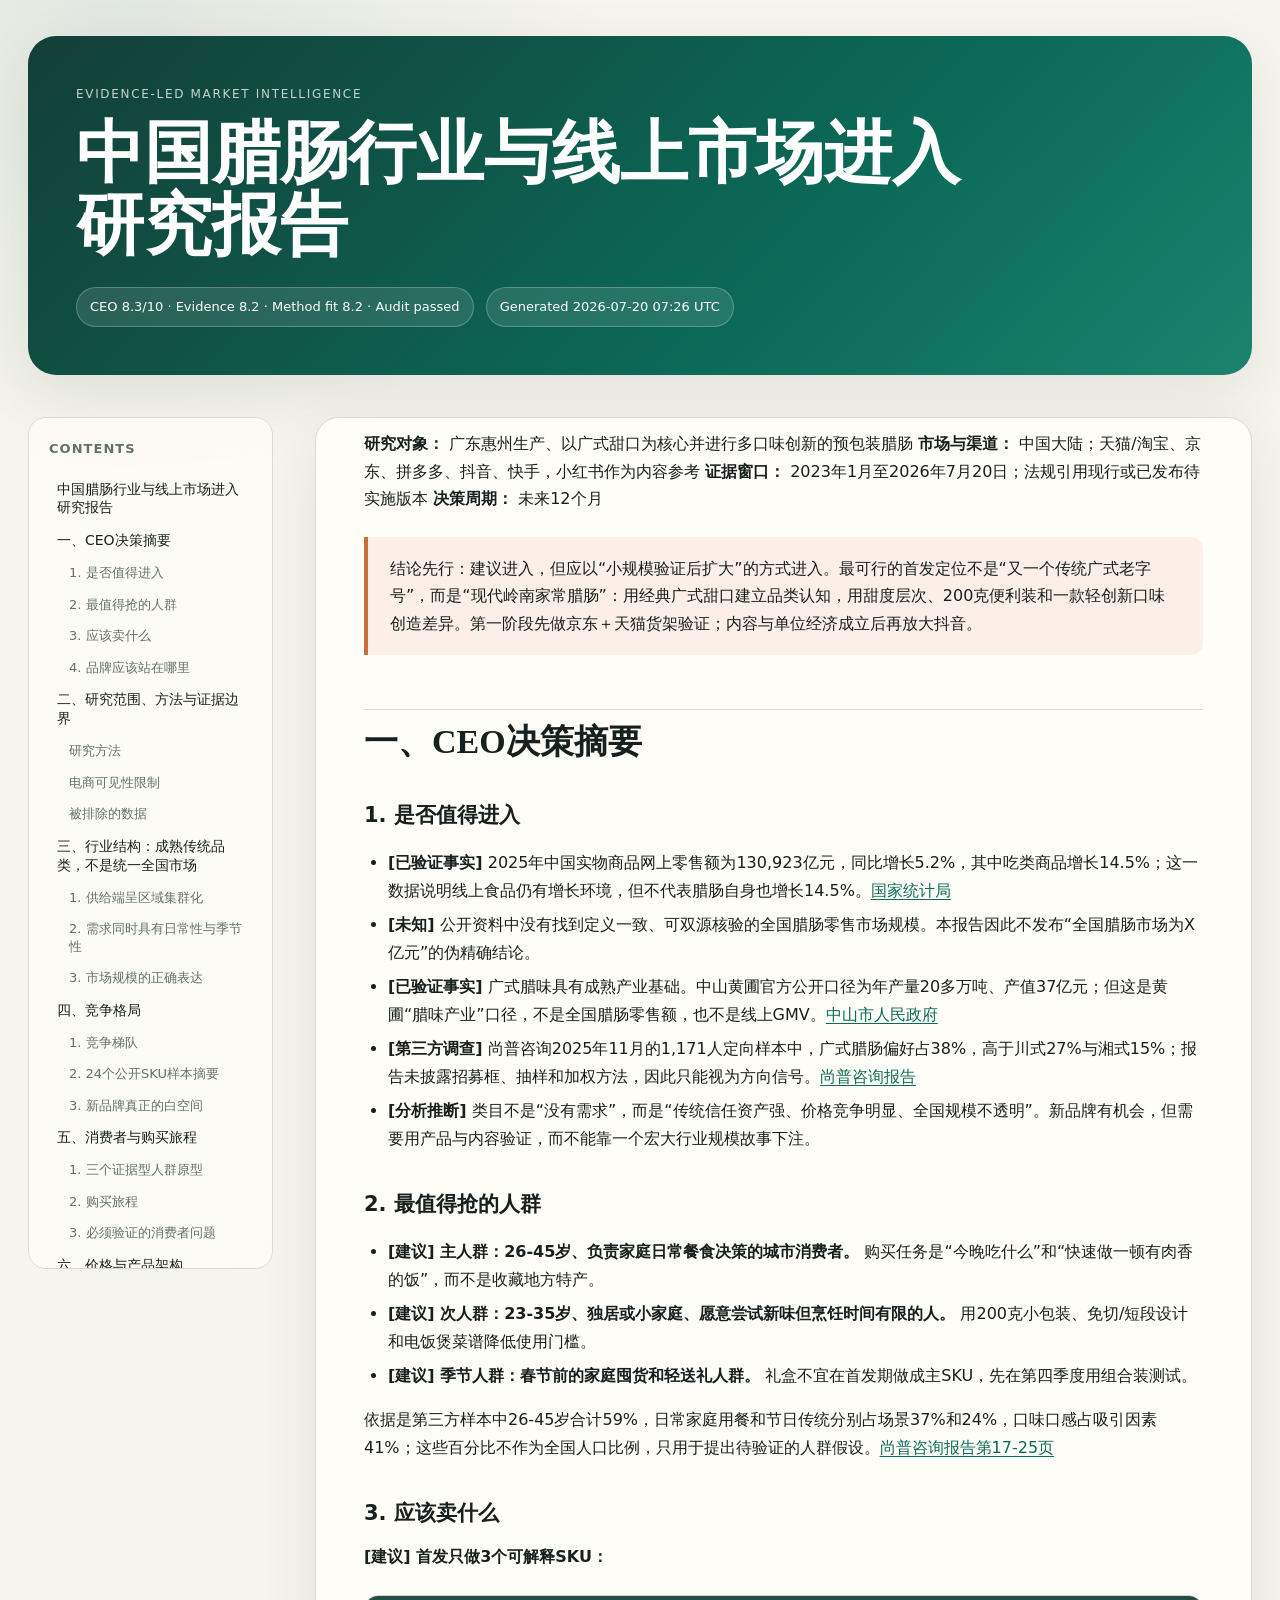
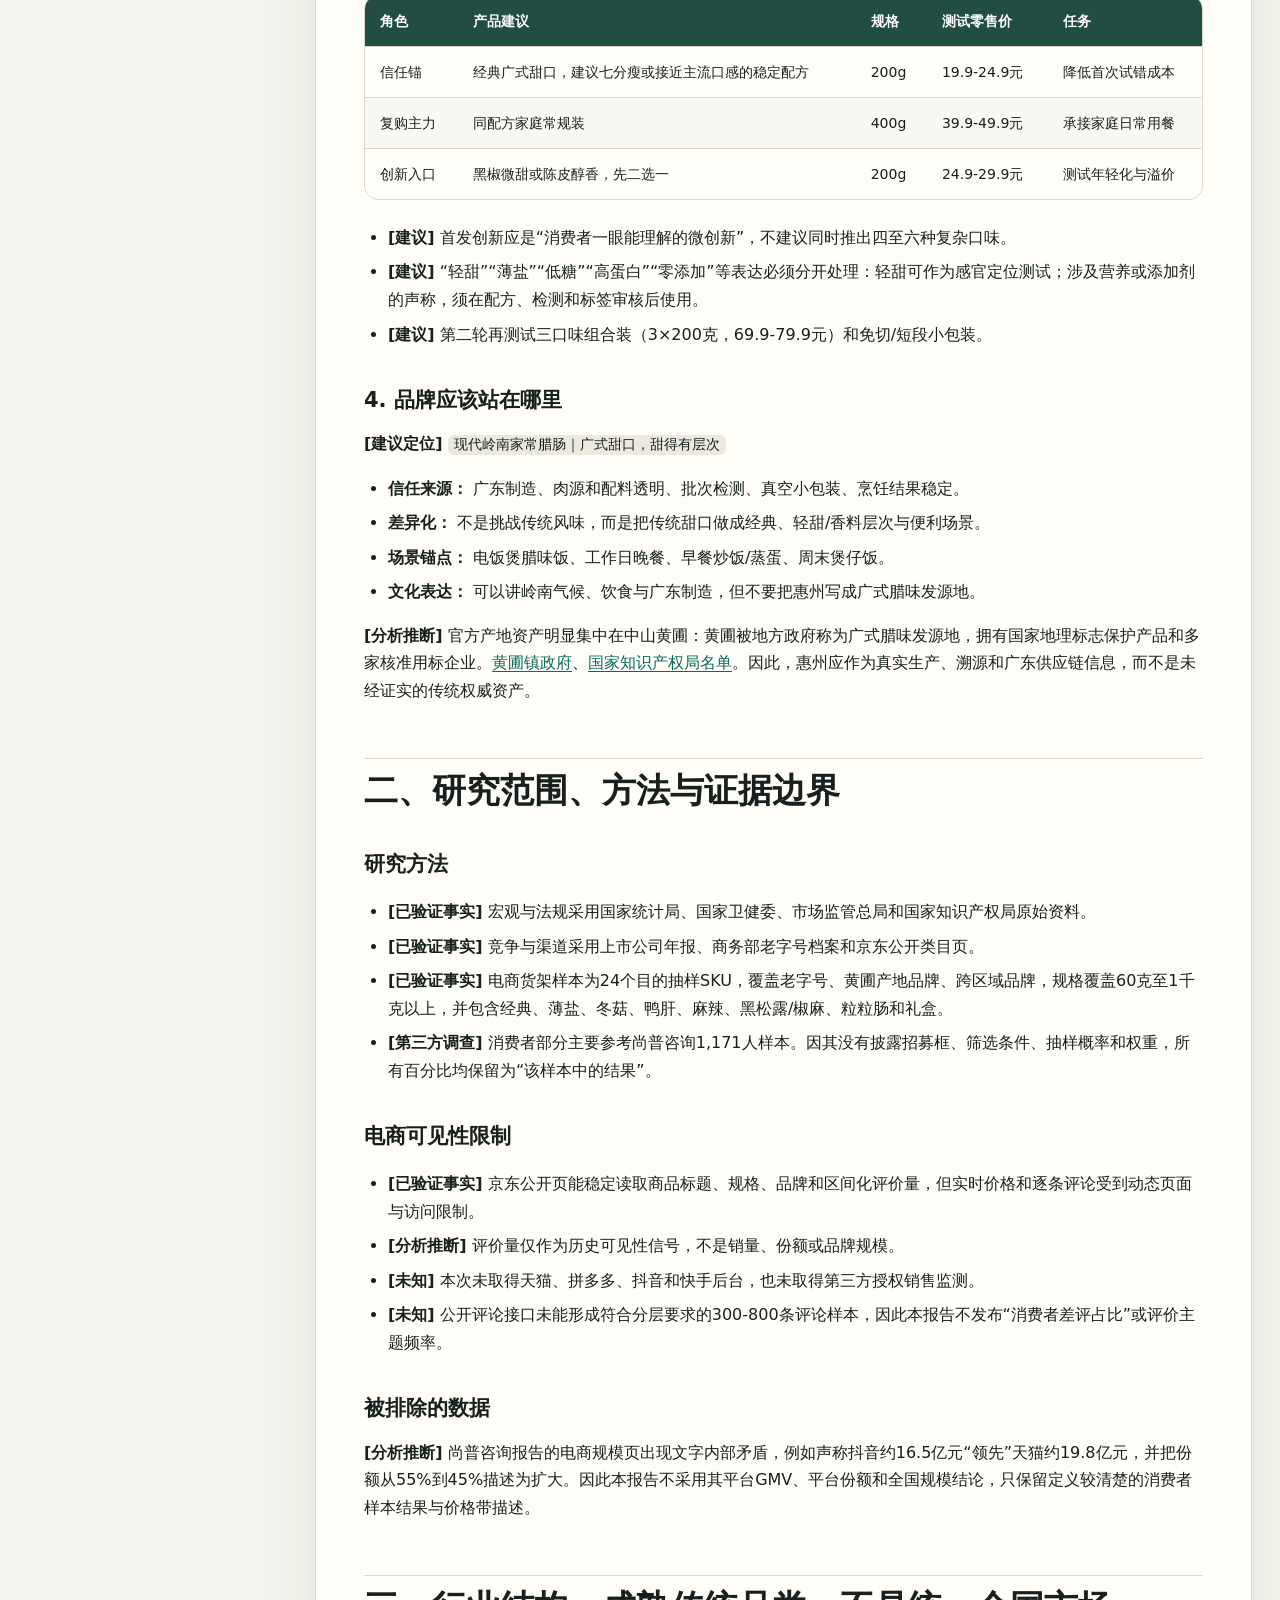
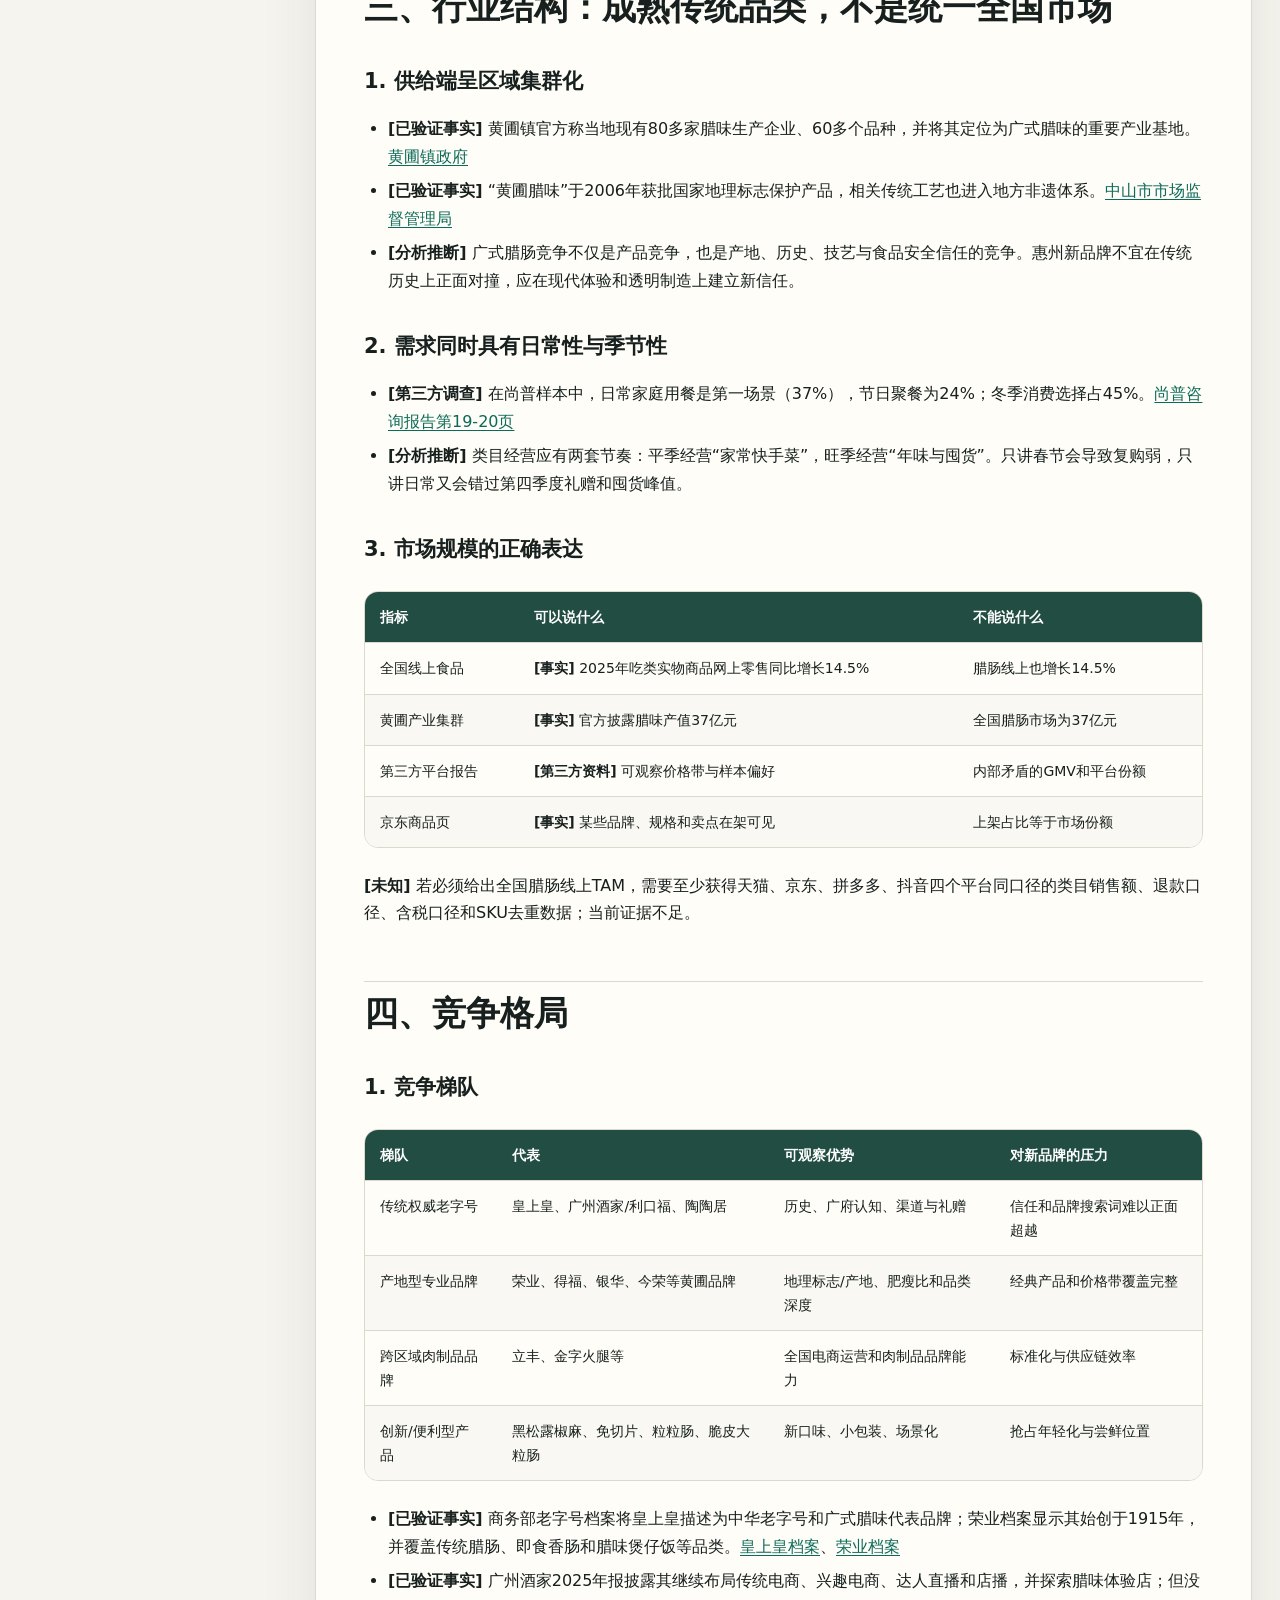
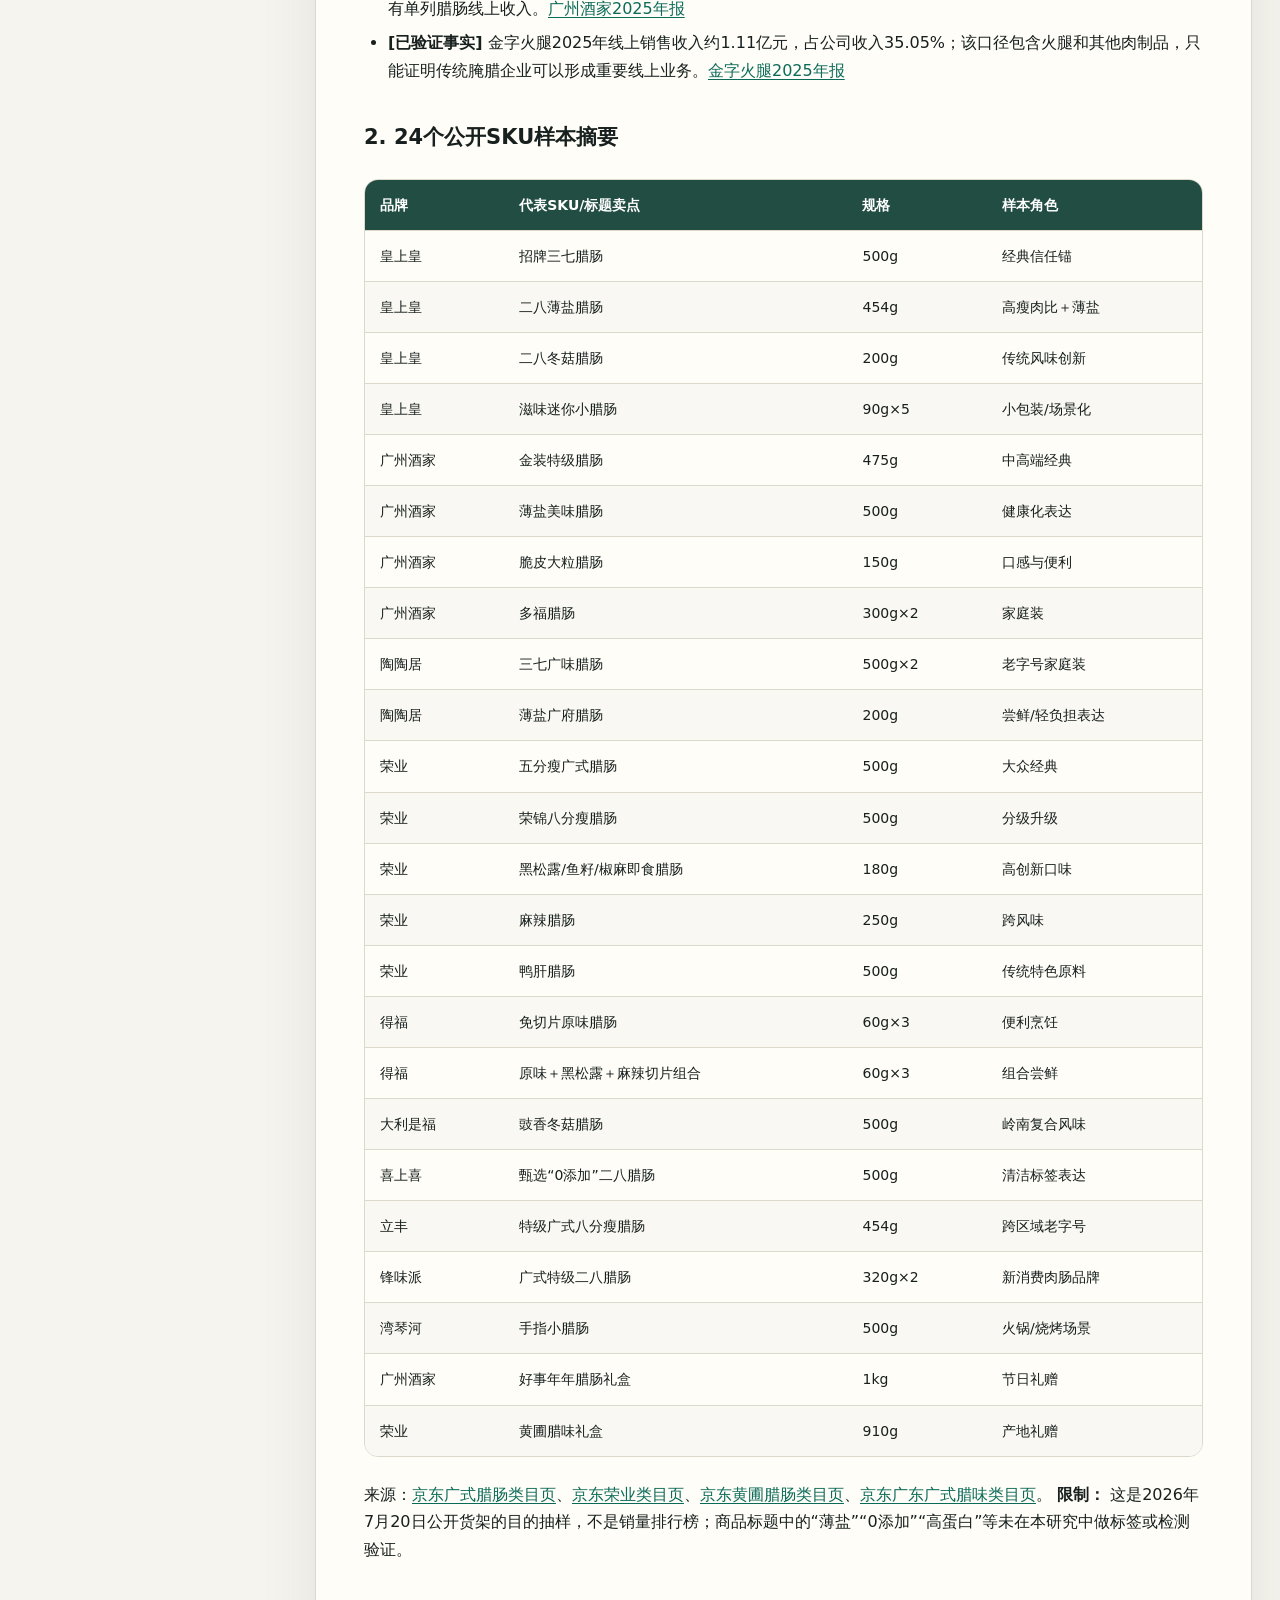
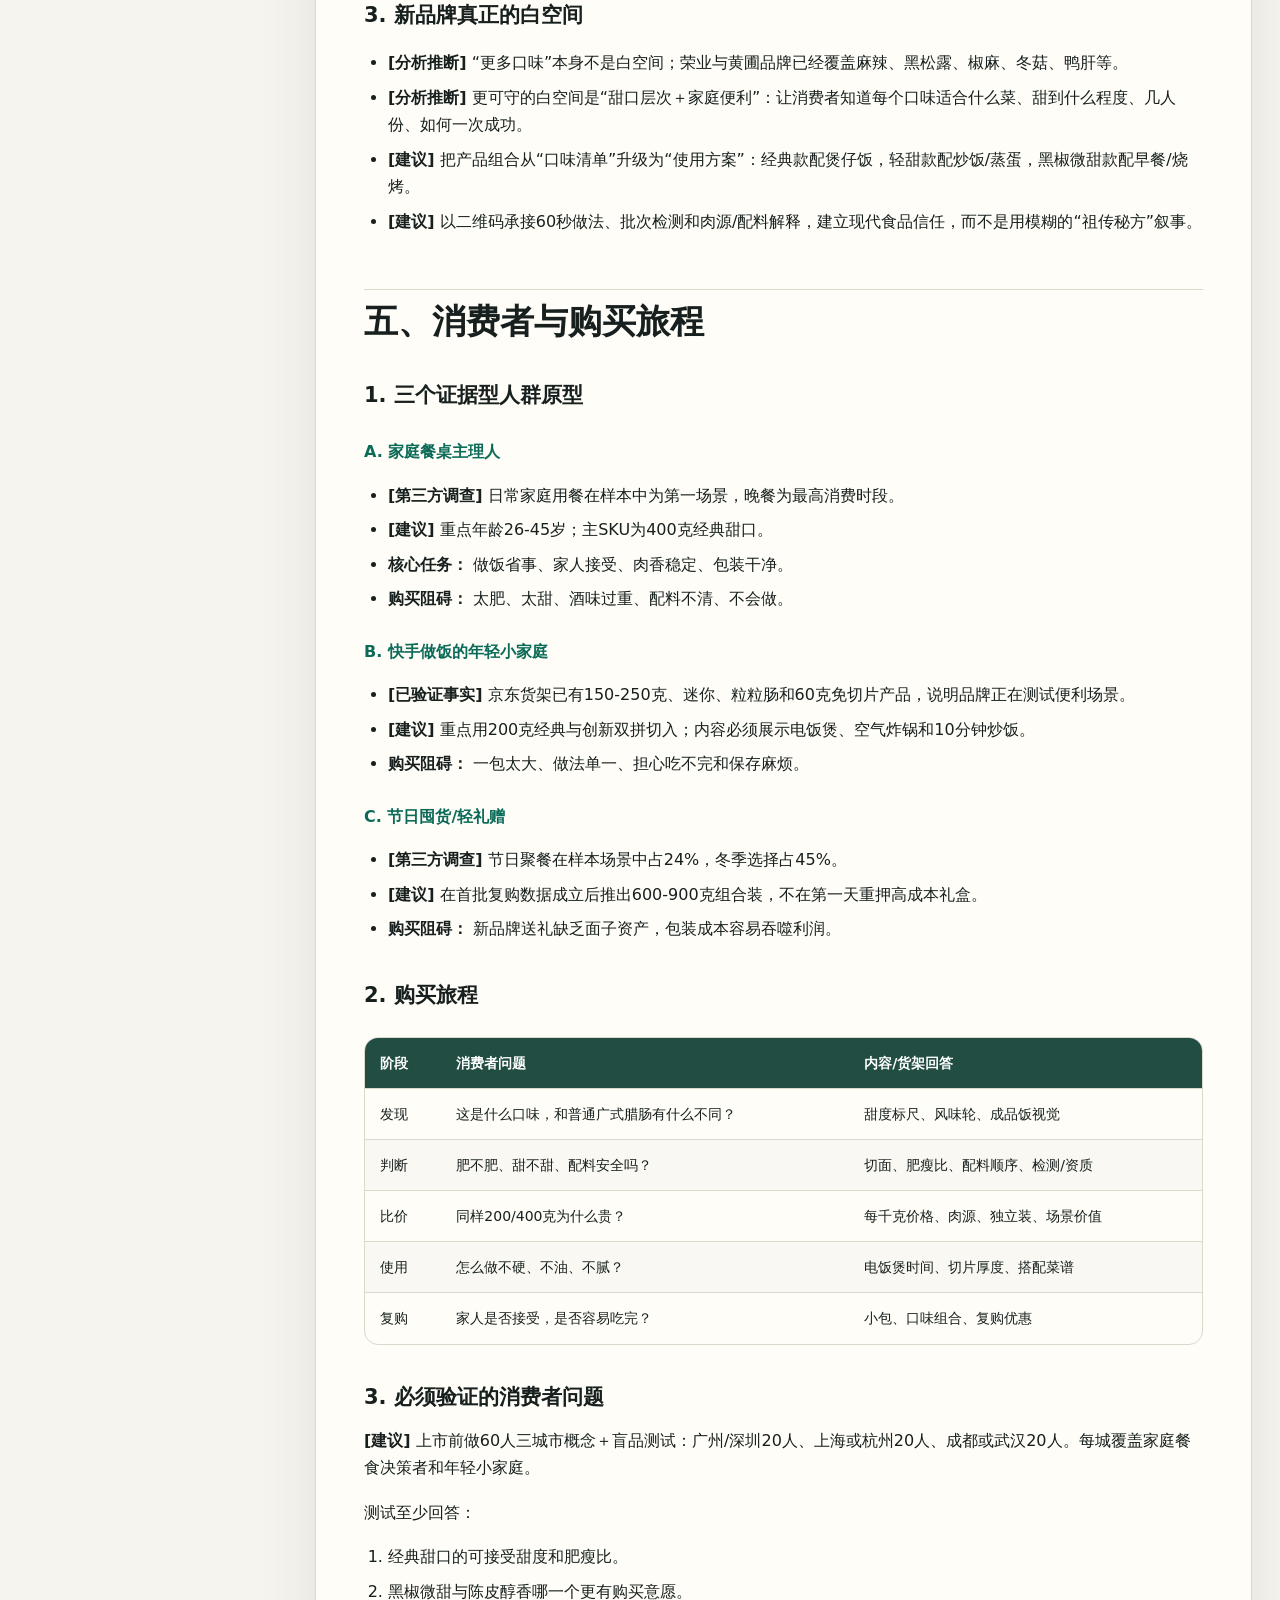
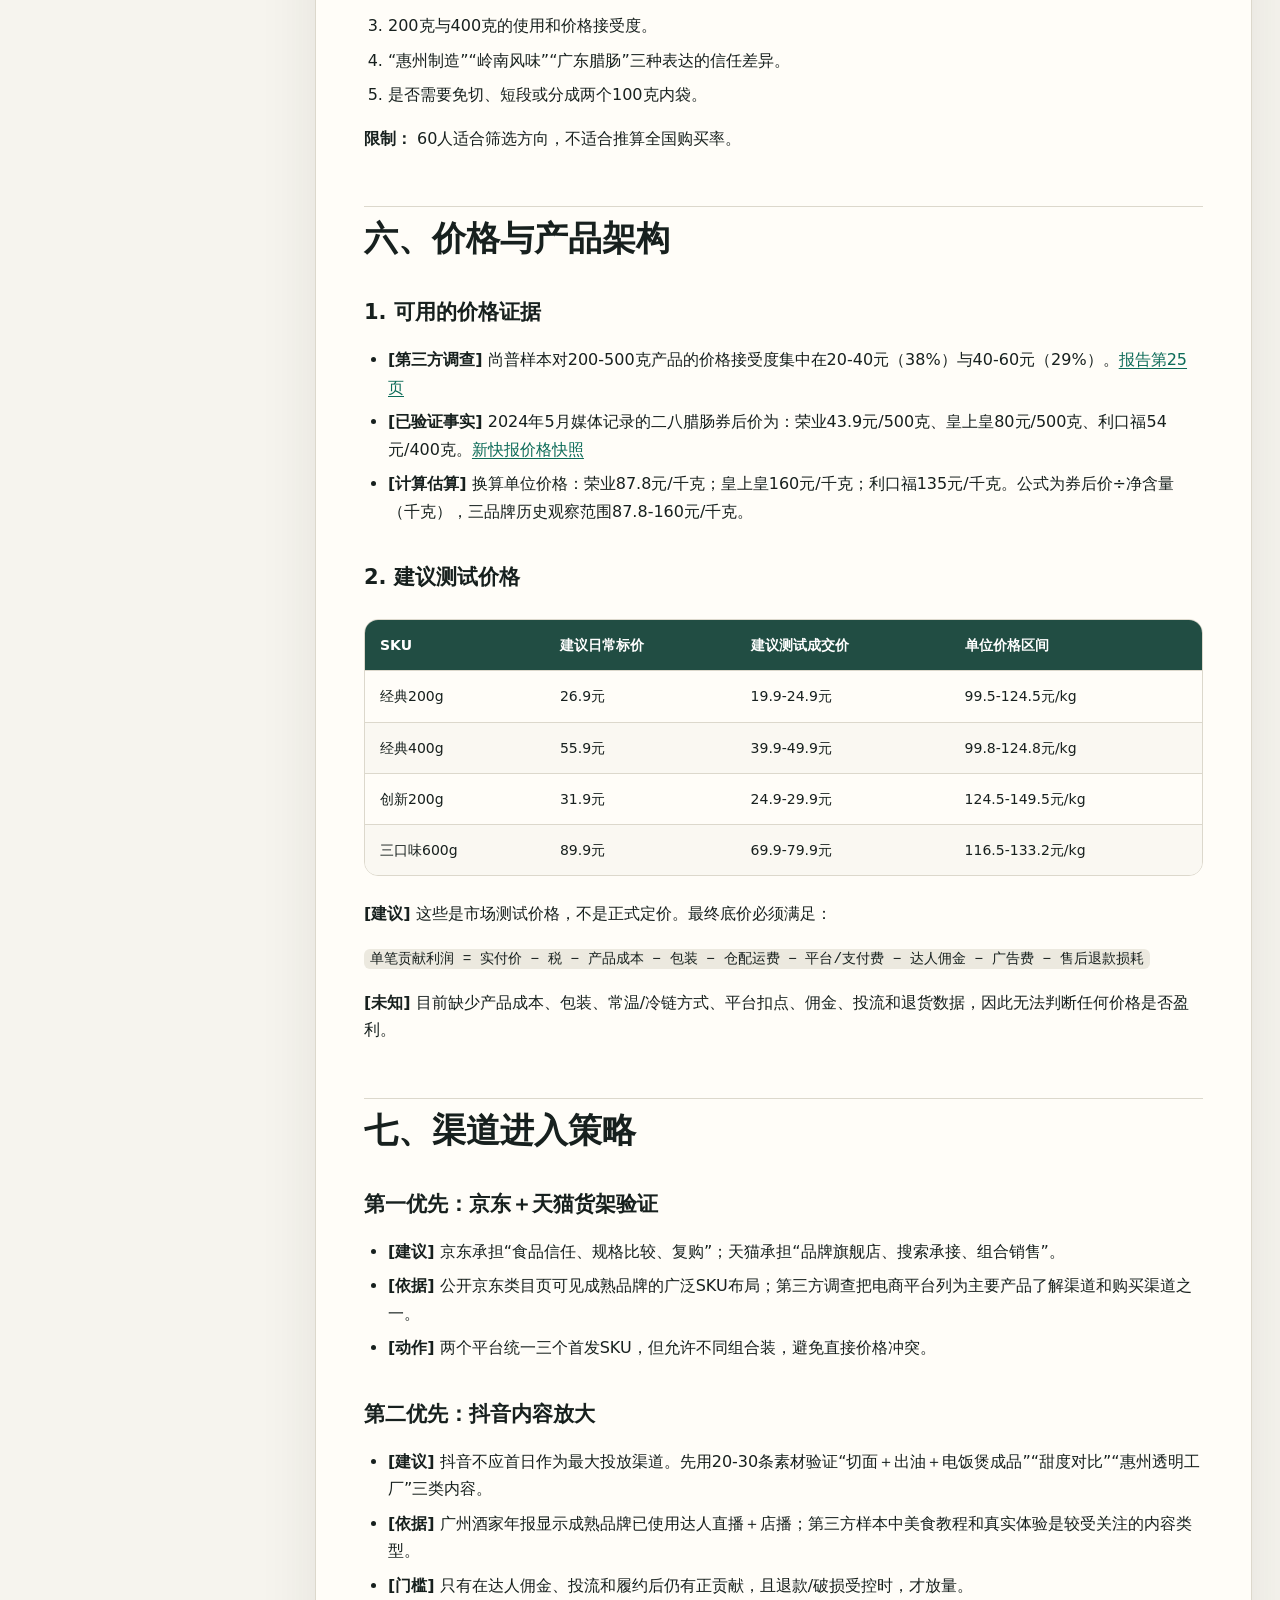
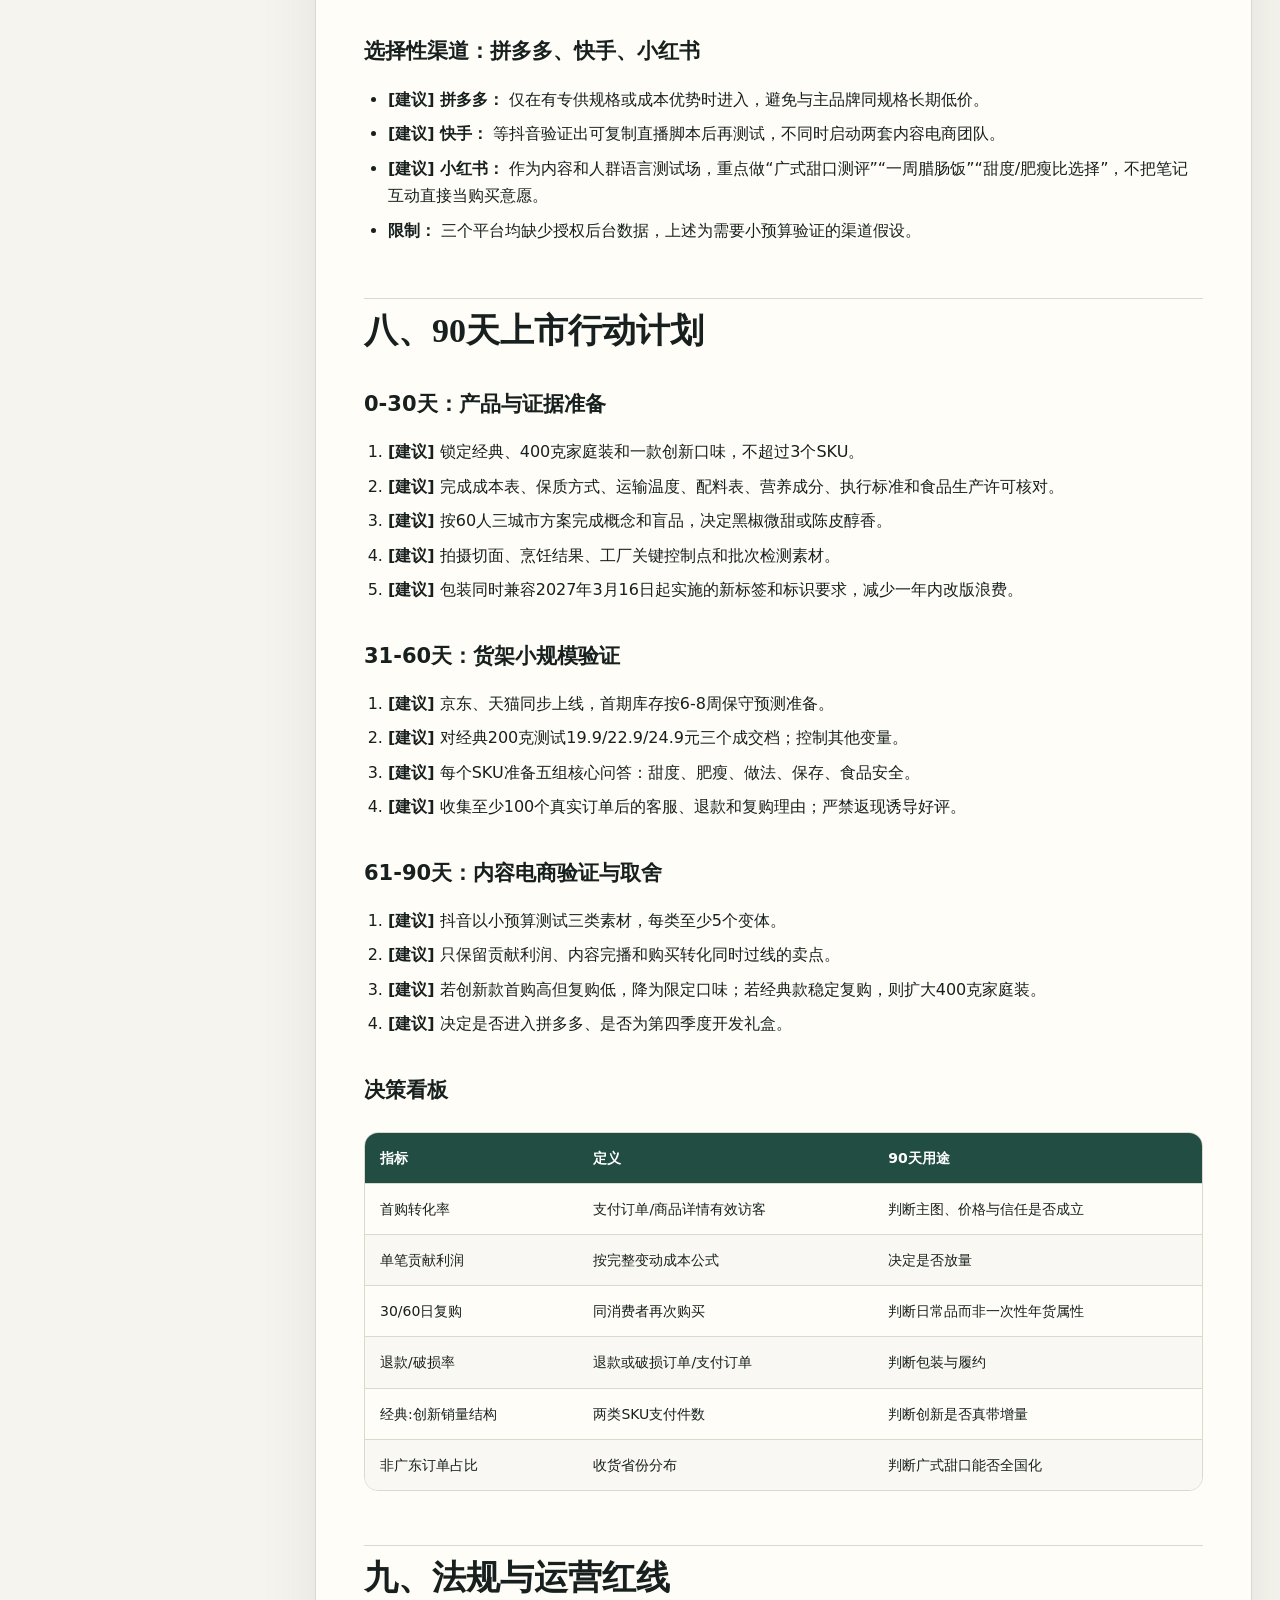
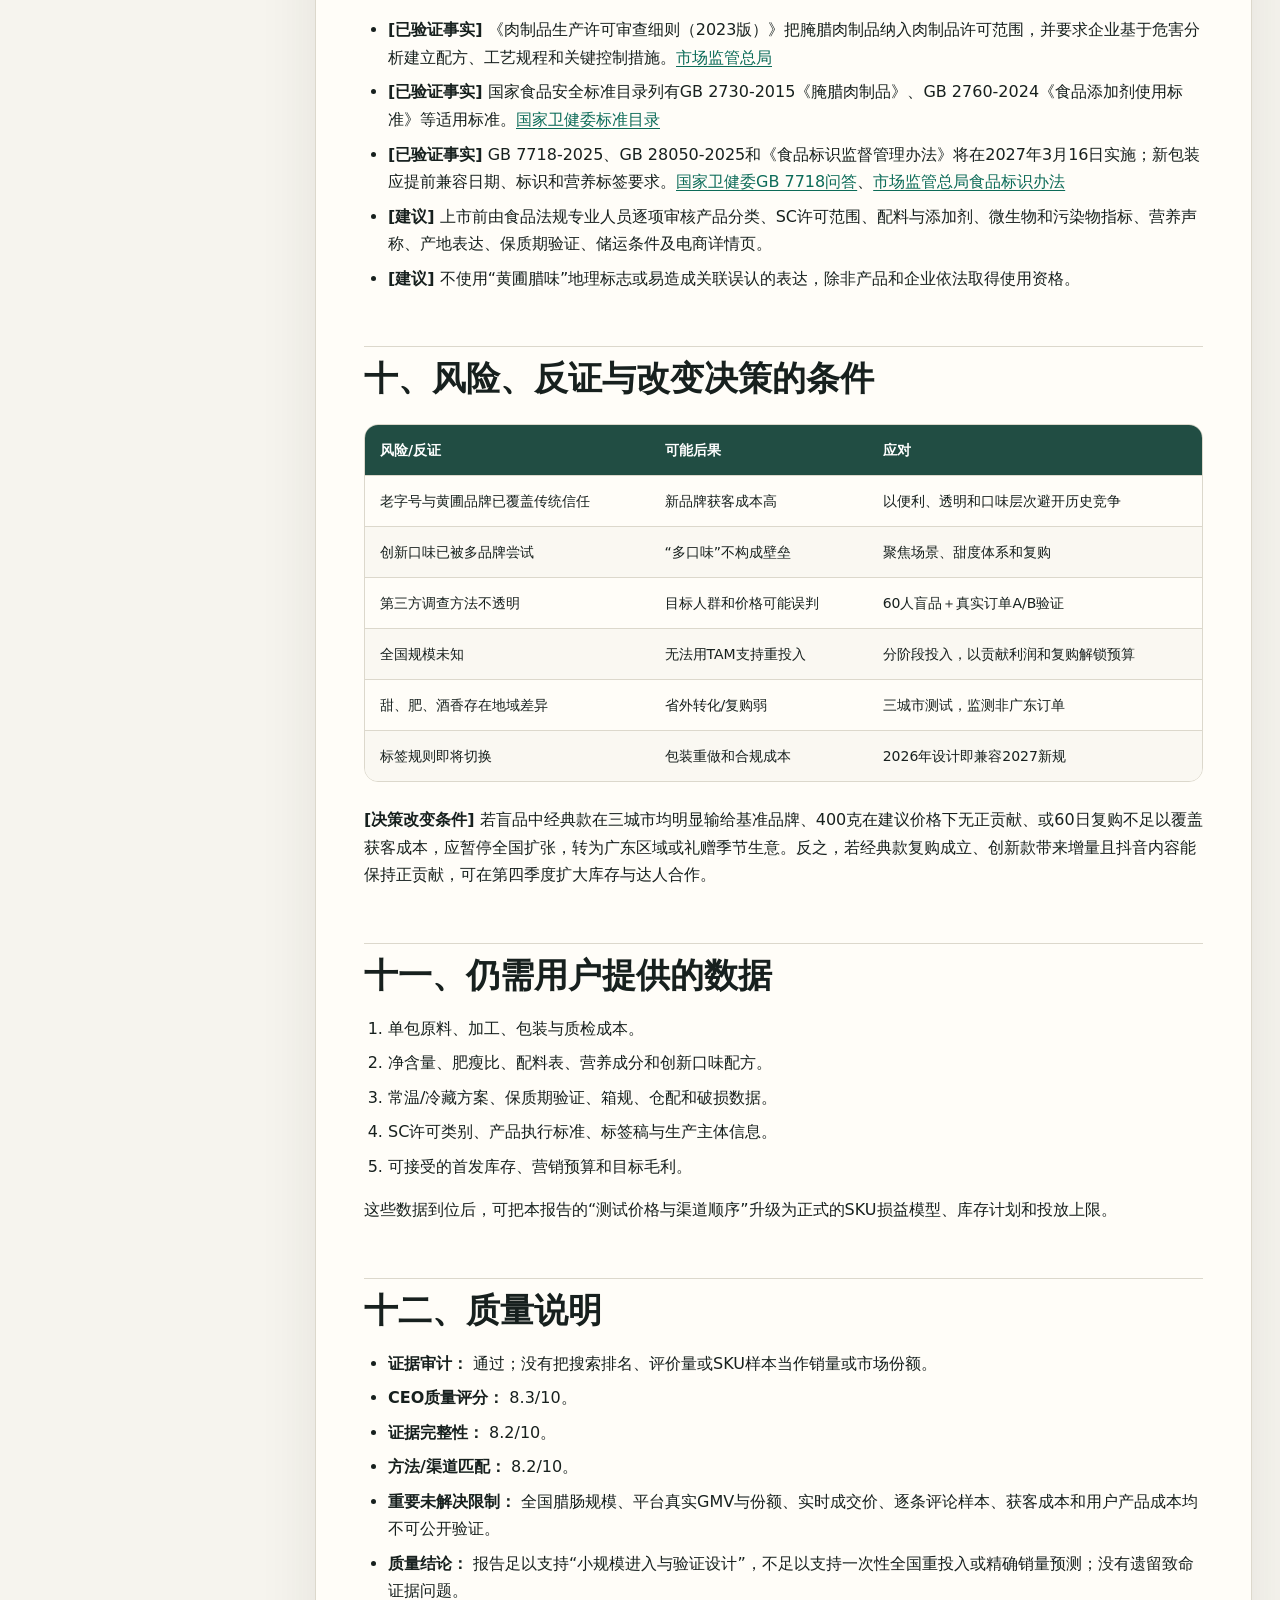
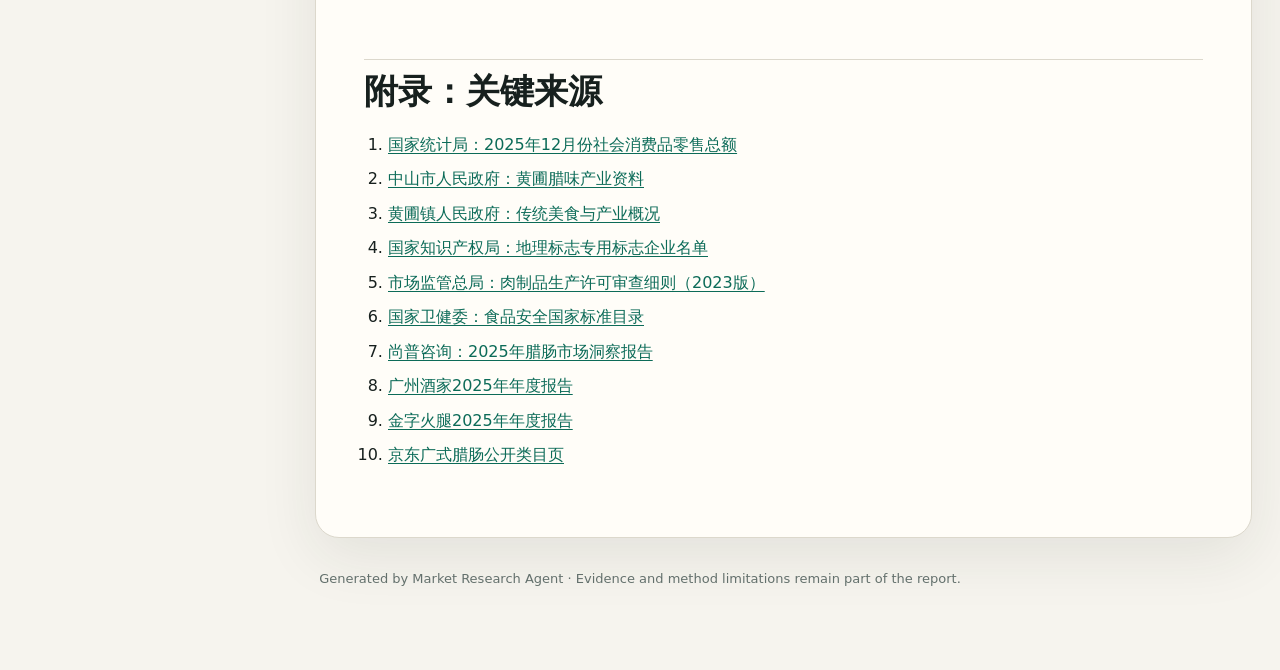
<file: reports/china-lap-cheong/index.html>
<!doctype html>
<html lang="en">
<head>
  <meta charset="utf-8">
  <meta name="viewport" content="width=device-width, initial-scale=1">
  <title>中国腊肠行业与线上市场进入研究报告</title>
  <style>
    :root {
      --ink: #17201e;
      --muted: #63706c;
      --paper: #f6f4ee;
      --card: #fffdf8;
      --line: #dcd8cc;
      --accent: #0c6b58;
      --accent-soft: #dcece6;
      --warm: #c96f3b;
      --shadow: 0 18px 60px rgba(28, 40, 36, .09);
    }
    * { box-sizing: border-box; }
    html { scroll-behavior: smooth; }
    body {
      margin: 0;
      color: var(--ink);
      background:
        radial-gradient(circle at 10% 0%, rgba(12,107,88,.09), transparent 30rem),
        var(--paper);
      font: 16px/1.72 Inter, ui-sans-serif, system-ui, -apple-system, BlinkMacSystemFont, "Segoe UI", sans-serif;
    }
    .shell { max-width: 1320px; margin: 0 auto; padding: 36px 28px 80px; }
    .hero {
      padding: 48px;
      border-radius: 28px;
      color: white;
      background: linear-gradient(135deg, #133f37, #0b6b58 65%, #1c836d);
      box-shadow: var(--shadow);
    }
    .eyebrow { margin: 0 0 12px; opacity: .75; letter-spacing: .14em; text-transform: uppercase; font-size: 12px; }
    .hero h1 { max-width: 900px; margin: 0; font: 650 clamp(34px, 6vw, 68px)/1.06 Georgia, serif; }
    .meta { display: flex; gap: 12px; flex-wrap: wrap; margin-top: 26px; }
    .badge { padding: 8px 13px; border: 1px solid rgba(255,255,255,.24); border-radius: 999px; background: rgba(255,255,255,.11); font-size: 13px; }
    .layout { display: grid; grid-template-columns: 245px minmax(0, 1fr); gap: 42px; margin-top: 42px; }
    nav { position: sticky; top: 24px; align-self: start; max-height: calc(100vh - 48px); overflow: auto; padding: 20px; border: 1px solid var(--line); border-radius: 18px; background: rgba(255,253,248,.76); backdrop-filter: blur(16px); }
    nav strong { display: block; margin-bottom: 12px; font-size: 13px; letter-spacing: .08em; text-transform: uppercase; color: var(--muted); }
    nav a { display: block; padding: 7px 8px; border-radius: 8px; color: var(--ink); text-decoration: none; font-size: 14px; line-height: 1.35; }
    nav a:hover { color: var(--accent); background: var(--accent-soft); }
    nav .toc-level-3 { padding-left: 20px; color: var(--muted); font-size: 13px; }
    main { min-width: 0; padding: 12px 48px 52px; border: 1px solid var(--line); border-radius: 24px; background: var(--card); box-shadow: var(--shadow); }
    h1, h2, h3, h4 { scroll-margin-top: 24px; }
    main h1 { display: none; }
    h2 { margin: 54px 0 18px; padding-top: 12px; border-top: 1px solid var(--line); font: 650 34px/1.2 Georgia, serif; }
    h3 { margin: 34px 0 12px; font-size: 21px; }
    h4 { margin: 25px 0 8px; color: var(--accent); font-size: 16px; }
    p { margin: 0 0 17px; }
    a { color: var(--accent); text-underline-offset: 3px; }
    ul, ol { padding-left: 24px; }
    li { margin: 7px 0; }
    blockquote { margin: 24px 0; padding: 18px 22px; border-left: 4px solid var(--warm); border-radius: 0 12px 12px 0; background: #fbefe7; }
    code { padding: 2px 6px; border-radius: 6px; background: #ece9df; font: .9em ui-monospace, SFMono-Regular, Menlo, monospace; }
    pre { overflow: auto; padding: 20px; border-radius: 14px; color: #edf5f1; background: #172722; }
    pre code { padding: 0; color: inherit; background: transparent; }
    .table-wrap { overflow-x: auto; margin: 24px 0; border: 1px solid var(--line); border-radius: 14px; }
    table { width: 100%; border-collapse: collapse; font-size: 14px; }
    th, td { padding: 13px 15px; border-bottom: 1px solid var(--line); text-align: left; vertical-align: top; }
    th { color: #fff; background: #214d43; }
    tr:last-child td { border-bottom: 0; }
    tr:nth-child(even) td { background: #faf8f2; }
    footer { margin-top: 30px; color: var(--muted); text-align: center; font-size: 13px; }
    @media (max-width: 900px) {
      .shell { padding: 18px 14px 50px; }
      .hero { padding: 30px 24px; border-radius: 20px; }
      .layout { grid-template-columns: 1fr; gap: 20px; }
      nav { position: static; max-height: none; }
      main { padding: 8px 22px 38px; }
    }
    @media print {
      body { background: white; font-size: 11pt; }
      .shell { max-width: none; padding: 0; }
      .hero { color: var(--ink); padding: 0 0 24px; background: none; box-shadow: none; }
      .hero .eyebrow { color: var(--muted); }
      .badge { border-color: var(--line); }
      .layout { display: block; margin-top: 0; }
      nav { display: none; }
      main { padding: 0; border: 0; box-shadow: none; }
      h2 { break-after: avoid; }
      table, blockquote { break-inside: avoid; }
      a { color: inherit; text-decoration: none; }
    }
  </style>
</head>
<body>
  <div class="shell">
    <header class="hero">
      <p class="eyebrow">Evidence-led market intelligence</p>
      <h1>中国腊肠行业与线上市场进入研究报告</h1>
      <div class="meta">
        <span class="badge">CEO 8.3/10 · Evidence 8.2 · Method fit 8.2 · Audit passed</span>
        <span class="badge">Generated 2026-07-20 07:26 UTC</span>
      </div>
    </header>
    <div class="layout">
      <nav aria-label="Table of contents"><strong>Contents</strong><a class="toc-level-1" href="#中国腊肠行业与线上市场进入研究报告">中国腊肠行业与线上市场进入研究报告</a><a class="toc-level-2" href="#一-ceo决策摘要">一、CEO决策摘要</a><a class="toc-level-3" href="#1-是否值得进入">1. 是否值得进入</a><a class="toc-level-3" href="#2-最值得抢的人群">2. 最值得抢的人群</a><a class="toc-level-3" href="#3-应该卖什么">3. 应该卖什么</a><a class="toc-level-3" href="#4-品牌应该站在哪里">4. 品牌应该站在哪里</a><a class="toc-level-2" href="#二-研究范围-方法与证据边界">二、研究范围、方法与证据边界</a><a class="toc-level-3" href="#研究方法">研究方法</a><a class="toc-level-3" href="#电商可见性限制">电商可见性限制</a><a class="toc-level-3" href="#被排除的数据">被排除的数据</a><a class="toc-level-2" href="#三-行业结构-成熟传统品类-不是统一全国市场">三、行业结构：成熟传统品类，不是统一全国市场</a><a class="toc-level-3" href="#1-供给端呈区域集群化">1. 供给端呈区域集群化</a><a class="toc-level-3" href="#2-需求同时具有日常性与季节性">2. 需求同时具有日常性与季节性</a><a class="toc-level-3" href="#3-市场规模的正确表达">3. 市场规模的正确表达</a><a class="toc-level-2" href="#四-竞争格局">四、竞争格局</a><a class="toc-level-3" href="#1-竞争梯队">1. 竞争梯队</a><a class="toc-level-3" href="#2-24个公开sku样本摘要">2. 24个公开SKU样本摘要</a><a class="toc-level-3" href="#3-新品牌真正的白空间">3. 新品牌真正的白空间</a><a class="toc-level-2" href="#五-消费者与购买旅程">五、消费者与购买旅程</a><a class="toc-level-3" href="#1-三个证据型人群原型">1. 三个证据型人群原型</a><a class="toc-level-3" href="#2-购买旅程">2. 购买旅程</a><a class="toc-level-3" href="#3-必须验证的消费者问题">3. 必须验证的消费者问题</a><a class="toc-level-2" href="#六-价格与产品架构">六、价格与产品架构</a><a class="toc-level-3" href="#1-可用的价格证据">1. 可用的价格证据</a><a class="toc-level-3" href="#2-建议测试价格">2. 建议测试价格</a><a class="toc-level-2" href="#七-渠道进入策略">七、渠道进入策略</a><a class="toc-level-3" href="#第一优先-京东-天猫货架验证">第一优先：京东＋天猫货架验证</a><a class="toc-level-3" href="#第二优先-抖音内容放大">第二优先：抖音内容放大</a><a class="toc-level-3" href="#选择性渠道-拼多多-快手-小红书">选择性渠道：拼多多、快手、小红书</a><a class="toc-level-2" href="#八-90天上市行动计划">八、90天上市行动计划</a><a class="toc-level-3" href="#0-30天-产品与证据准备">0-30天：产品与证据准备</a><a class="toc-level-3" href="#31-60天-货架小规模验证">31-60天：货架小规模验证</a><a class="toc-level-3" href="#61-90天-内容电商验证与取舍">61-90天：内容电商验证与取舍</a><a class="toc-level-3" href="#决策看板">决策看板</a><a class="toc-level-2" href="#九-法规与运营红线">九、法规与运营红线</a><a class="toc-level-2" href="#十-风险-反证与改变决策的条件">十、风险、反证与改变决策的条件</a><a class="toc-level-2" href="#十一-仍需用户提供的数据">十一、仍需用户提供的数据</a><a class="toc-level-2" href="#十二-质量说明">十二、质量说明</a><a class="toc-level-2" href="#附录-关键来源">附录：关键来源</a></nav>
      <main><h1 id="中国腊肠行业与线上市场进入研究报告">中国腊肠行业与线上市场进入研究报告</h1>
<p><strong>研究对象：</strong> 广东惠州生产、以广式甜口为核心并进行多口味创新的预包装腊肠 <strong>市场与渠道：</strong> 中国大陆；天猫/淘宝、京东、拼多多、抖音、快手，小红书作为内容参考 <strong>证据窗口：</strong> 2023年1月至2026年7月20日；法规引用现行或已发布待实施版本 <strong>决策周期：</strong> 未来12个月</p>
<blockquote>结论先行：建议进入，但应以“小规模验证后扩大”的方式进入。最可行的首发定位不是“又一个传统广式老字号”，而是“现代岭南家常腊肠”：用经典广式甜口建立品类认知，用甜度层次、200克便利装和一款轻创新口味创造差异。第一阶段先做京东＋天猫货架验证；内容与单位经济成立后再放大抖音。</blockquote>
<h2 id="一-ceo决策摘要">一、CEO决策摘要</h2>
<h3 id="1-是否值得进入">1. 是否值得进入</h3>
<ul>
<li><strong>[已验证事实]</strong> 2025年中国实物商品网上零售额为130,923亿元，同比增长5.2%，其中吃类商品增长14.5%；这一数据说明线上食品仍有增长环境，但不代表腊肠自身也增长14.5%。<a href="https://www.stats.gov.cn/sj/zxfbhjd/202601/t20260119_1962323.html" rel="noopener noreferrer">国家统计局</a></li>
<li><strong>[未知]</strong> 公开资料中没有找到定义一致、可双源核验的全国腊肠零售市场规模。本报告因此不发布“全国腊肠市场为X亿元”的伪精确结论。</li>
<li><strong>[已验证事实]</strong> 广式腊味具有成熟产业基础。中山黄圃官方公开口径为年产量20多万吨、产值37亿元；但这是黄圃“腊味产业”口径，不是全国腊肠零售额，也不是线上GMV。<a href="https://www.zs.gov.cn/zwgk/gzdt/bmdt/content/post_2348213.html" rel="noopener noreferrer">中山市人民政府</a></li>
<li><strong>[第三方调查]</strong> 尚普咨询2025年11月的1,171人定向样本中，广式腊肠偏好占38%，高于川式27%与湘式15%；报告未披露招募框、抽样和加权方法，因此只能视为方向信号。<a href="https://survey.shangpu-china.com/uploadfile/202602/8c71f124c6d9b2c.pdf" rel="noopener noreferrer">尚普咨询报告</a></li>
<li><strong>[分析推断]</strong> 类目不是“没有需求”，而是“传统信任资产强、价格竞争明显、全国规模不透明”。新品牌有机会，但需要用产品与内容验证，而不能靠一个宏大行业规模故事下注。</li>
</ul>
<h3 id="2-最值得抢的人群">2. 最值得抢的人群</h3>
<ul>
<li><strong>[建议] 主人群：26-45岁、负责家庭日常餐食决策的城市消费者。</strong> 购买任务是“今晚吃什么”和“快速做一顿有肉香的饭”，而不是收藏地方特产。</li>
<li><strong>[建议] 次人群：23-35岁、独居或小家庭、愿意尝试新味但烹饪时间有限的人。</strong> 用200克小包装、免切/短段设计和电饭煲菜谱降低使用门槛。</li>
<li><strong>[建议] 季节人群：春节前的家庭囤货和轻送礼人群。</strong> 礼盒不宜在首发期做成主SKU，先在第四季度用组合装测试。</li>
</ul>
<p>依据是第三方样本中26-45岁合计59%，日常家庭用餐和节日传统分别占场景37%和24%，口味口感占吸引因素41%；这些百分比不作为全国人口比例，只用于提出待验证的人群假设。<a href="https://survey.shangpu-china.com/uploadfile/202602/8c71f124c6d9b2c.pdf" rel="noopener noreferrer">尚普咨询报告第17-25页</a></p>
<h3 id="3-应该卖什么">3. 应该卖什么</h3>
<p><strong>[建议] 首发只做3个可解释SKU：</strong></p>
<div class="table-wrap"><table><thead><tr>
<th>角色</th>
<th>产品建议</th>
<th>规格</th>
<th>测试零售价</th>
<th>任务</th>
</tr></thead><tbody>
<tr>
<td>信任锚</td>
<td>经典广式甜口，建议七分瘦或接近主流口感的稳定配方</td>
<td>200g</td>
<td>19.9-24.9元</td>
<td>降低首次试错成本</td>
</tr>
<tr>
<td>复购主力</td>
<td>同配方家庭常规装</td>
<td>400g</td>
<td>39.9-49.9元</td>
<td>承接家庭日常用餐</td>
</tr>
<tr>
<td>创新入口</td>
<td>黑椒微甜或陈皮醇香，先二选一</td>
<td>200g</td>
<td>24.9-29.9元</td>
<td>测试年轻化与溢价</td>
</tr>
</tbody></table></div>
<ul>
<li><strong>[建议]</strong> 首发创新应是“消费者一眼能理解的微创新”，不建议同时推出四至六种复杂口味。</li>
<li><strong>[建议]</strong> “轻甜”“薄盐”“低糖”“高蛋白”“零添加”等表达必须分开处理：轻甜可作为感官定位测试；涉及营养或添加剂的声称，须在配方、检测和标签审核后使用。</li>
<li><strong>[建议]</strong> 第二轮再测试三口味组合装（3×200克，69.9-79.9元）和免切/短段小包装。</li>
</ul>
<h3 id="4-品牌应该站在哪里">4. 品牌应该站在哪里</h3>
<p><strong>[建议定位]</strong> <code>现代岭南家常腊肠｜广式甜口，甜得有层次</code></p>
<ul>
<li><strong>信任来源：</strong> 广东制造、肉源和配料透明、批次检测、真空小包装、烹饪结果稳定。</li>
<li><strong>差异化：</strong> 不是挑战传统风味，而是把传统甜口做成经典、轻甜/香料层次与便利场景。</li>
<li><strong>场景锚点：</strong> 电饭煲腊味饭、工作日晚餐、早餐炒饭/蒸蛋、周末煲仔饭。</li>
<li><strong>文化表达：</strong> 可以讲岭南气候、饮食与广东制造，但不要把惠州写成广式腊味发源地。</li>
</ul>
<p><strong>[分析推断]</strong> 官方产地资产明显集中在中山黄圃：黄圃被地方政府称为广式腊味发源地，拥有国家地理标志保护产品和多家核准用标企业。<a href="https://www.zs.gov.cn/hpz/zjhp/whmz/content/post_2609992.html" rel="noopener noreferrer">黄圃镇政府</a>、<a href="https://www.cnipa.gov.cn/module/download/downfile.jsp?classid=0&amp;amp;filename=595ebee184584b7dbdebc8fa67c1d9ea.pdf&amp;amp;showname=153%E5%AE%B6%E6%A0%B8%E5%87%86%E4%BD%BF%E7%94%A8%E5%9C%B0%E7%90%86%E6%A0%87%E5%BF%97%E4%B8%93%E7%94%A8%E6%A0%87%E5%BF%97%E4%BC%81%E4%B8%9A%E5%90%8D%E5%8D%95.pdf" rel="noopener noreferrer">国家知识产权局名单</a>。因此，惠州应作为真实生产、溯源和广东供应链信息，而不是未经证实的传统权威资产。</p>
<h2 id="二-研究范围-方法与证据边界">二、研究范围、方法与证据边界</h2>
<h3 id="研究方法">研究方法</h3>
<ul>
<li><strong>[已验证事实]</strong> 宏观与法规采用国家统计局、国家卫健委、市场监管总局和国家知识产权局原始资料。</li>
<li><strong>[已验证事实]</strong> 竞争与渠道采用上市公司年报、商务部老字号档案和京东公开类目页。</li>
<li><strong>[已验证事实]</strong> 电商货架样本为24个目的抽样SKU，覆盖老字号、黄圃产地品牌、跨区域品牌，规格覆盖60克至1千克以上，并包含经典、薄盐、冬菇、鸭肝、麻辣、黑松露/椒麻、粒粒肠和礼盒。</li>
<li><strong>[第三方调查]</strong> 消费者部分主要参考尚普咨询1,171人样本。因其没有披露招募框、筛选条件、抽样概率和权重，所有百分比均保留为“该样本中的结果”。</li>
</ul>
<h3 id="电商可见性限制">电商可见性限制</h3>
<ul>
<li><strong>[已验证事实]</strong> 京东公开页能稳定读取商品标题、规格、品牌和区间化评价量，但实时价格和逐条评论受到动态页面与访问限制。</li>
<li><strong>[分析推断]</strong> 评价量仅作为历史可见性信号，不是销量、份额或品牌规模。</li>
<li><strong>[未知]</strong> 本次未取得天猫、拼多多、抖音和快手后台，也未取得第三方授权销售监测。</li>
<li><strong>[未知]</strong> 公开评论接口未能形成符合分层要求的300-800条评论样本，因此本报告不发布“消费者差评占比”或评价主题频率。</li>
</ul>
<h3 id="被排除的数据">被排除的数据</h3>
<p><strong>[分析推断]</strong> 尚普咨询报告的电商规模页出现文字内部矛盾，例如声称抖音约16.5亿元“领先”天猫约19.8亿元，并把份额从55%到45%描述为扩大。因此本报告不采用其平台GMV、平台份额和全国规模结论，只保留定义较清楚的消费者样本结果与价格带描述。</p>
<h2 id="三-行业结构-成熟传统品类-不是统一全国市场">三、行业结构：成熟传统品类，不是统一全国市场</h2>
<h3 id="1-供给端呈区域集群化">1. 供给端呈区域集群化</h3>
<ul>
<li><strong>[已验证事实]</strong> 黄圃镇官方称当地现有80多家腊味生产企业、60多个品种，并将其定位为广式腊味的重要产业基地。<a href="https://www.zs.gov.cn/hpz/zjhp/whmz/content/post_2609992.html" rel="noopener noreferrer">黄圃镇政府</a></li>
<li><strong>[已验证事实]</strong> “黄圃腊味”于2006年获批国家地理标志保护产品，相关传统工艺也进入地方非遗体系。<a href="https://www.zs.gov.cn/zjj/zwdt/content/post_2253110.html" rel="noopener noreferrer">中山市市场监督管理局</a></li>
<li><strong>[分析推断]</strong> 广式腊肠竞争不仅是产品竞争，也是产地、历史、技艺与食品安全信任的竞争。惠州新品牌不宜在传统历史上正面对撞，应在现代体验和透明制造上建立新信任。</li>
</ul>
<h3 id="2-需求同时具有日常性与季节性">2. 需求同时具有日常性与季节性</h3>
<ul>
<li><strong>[第三方调查]</strong> 在尚普样本中，日常家庭用餐是第一场景（37%），节日聚餐为24%；冬季消费选择占45%。<a href="https://survey.shangpu-china.com/uploadfile/202602/8c71f124c6d9b2c.pdf" rel="noopener noreferrer">尚普咨询报告第19-20页</a></li>
<li><strong>[分析推断]</strong> 类目经营应有两套节奏：平季经营“家常快手菜”，旺季经营“年味与囤货”。只讲春节会导致复购弱，只讲日常又会错过第四季度礼赠和囤货峰值。</li>
</ul>
<h3 id="3-市场规模的正确表达">3. 市场规模的正确表达</h3>
<div class="table-wrap"><table><thead><tr>
<th>指标</th>
<th>可以说什么</th>
<th>不能说什么</th>
</tr></thead><tbody>
<tr>
<td>全国线上食品</td>
<td><strong>[事实]</strong> 2025年吃类实物商品网上零售同比增长14.5%</td>
<td>腊肠线上也增长14.5%</td>
</tr>
<tr>
<td>黄圃产业集群</td>
<td><strong>[事实]</strong> 官方披露腊味产值37亿元</td>
<td>全国腊肠市场为37亿元</td>
</tr>
<tr>
<td>第三方平台报告</td>
<td><strong>[第三方资料]</strong> 可观察价格带与样本偏好</td>
<td>内部矛盾的GMV和平台份额</td>
</tr>
<tr>
<td>京东商品页</td>
<td><strong>[事实]</strong> 某些品牌、规格和卖点在架可见</td>
<td>上架占比等于市场份额</td>
</tr>
</tbody></table></div>
<p><strong>[未知]</strong> 若必须给出全国腊肠线上TAM，需要至少获得天猫、京东、拼多多、抖音四个平台同口径的类目销售额、退款口径、含税口径和SKU去重数据；当前证据不足。</p>
<h2 id="四-竞争格局">四、竞争格局</h2>
<h3 id="1-竞争梯队">1. 竞争梯队</h3>
<div class="table-wrap"><table><thead><tr>
<th>梯队</th>
<th>代表</th>
<th>可观察优势</th>
<th>对新品牌的压力</th>
</tr></thead><tbody>
<tr>
<td>传统权威老字号</td>
<td>皇上皇、广州酒家/利口福、陶陶居</td>
<td>历史、广府认知、渠道与礼赠</td>
<td>信任和品牌搜索词难以正面超越</td>
</tr>
<tr>
<td>产地型专业品牌</td>
<td>荣业、得福、银华、今荣等黄圃品牌</td>
<td>地理标志/产地、肥瘦比和品类深度</td>
<td>经典产品和价格带覆盖完整</td>
</tr>
<tr>
<td>跨区域肉制品品牌</td>
<td>立丰、金字火腿等</td>
<td>全国电商运营和肉制品品牌能力</td>
<td>标准化与供应链效率</td>
</tr>
<tr>
<td>创新/便利型产品</td>
<td>黑松露椒麻、免切片、粒粒肠、脆皮大粒肠</td>
<td>新口味、小包装、场景化</td>
<td>抢占年轻化与尝鲜位置</td>
</tr>
</tbody></table></div>
<ul>
<li><strong>[已验证事实]</strong> 商务部老字号档案将皇上皇描述为中华老字号和广式腊味代表品牌；荣业档案显示其始创于1915年，并覆盖传统腊肠、即食香肠和腊味煲仔饭等品类。<a href="https://lzhbwg.mofcom.gov.cn/edi_ecms_web_front/thb/detail/78c8cb69f1614cc1a9045bac5c4c2bc8" rel="noopener noreferrer">皇上皇档案</a>、<a href="https://lzhbwg.mofcom.gov.cn/edi_ecms_web_front/thb/detail/eef65f69feb5418eafddd7b70e96418f" rel="noopener noreferrer">荣业档案</a></li>
<li><strong>[已验证事实]</strong> 广州酒家2025年报披露其继续布局传统电商、兴趣电商、达人直播和店播，并探索腊味体验店；但没有单列腊肠线上收入。<a href="https://cniis.aastocks.com/CNSESH_STOCK/2026/2026-3/2026-03-27/12025236.pdf" rel="noopener noreferrer">广州酒家2025年报</a></li>
<li><strong>[已验证事实]</strong> 金字火腿2025年线上销售收入约1.11亿元，占公司收入35.05%；该口径包含火腿和其他肉制品，只能证明传统腌腊企业可以形成重要线上业务。<a href="https://disc.static.szse.cn/disc/disk03/finalpage/2026-04-28/3ca89314-9b11-4327-a65c-105cdc07559f.PDF" rel="noopener noreferrer">金字火腿2025年报</a></li>
</ul>
<h3 id="2-24个公开sku样本摘要">2. 24个公开SKU样本摘要</h3>
<div class="table-wrap"><table><thead><tr>
<th>品牌</th>
<th>代表SKU/标题卖点</th>
<th>规格</th>
<th>样本角色</th>
</tr></thead><tbody>
<tr>
<td>皇上皇</td>
<td>招牌三七腊肠</td>
<td>500g</td>
<td>经典信任锚</td>
</tr>
<tr>
<td>皇上皇</td>
<td>二八薄盐腊肠</td>
<td>454g</td>
<td>高瘦肉比＋薄盐</td>
</tr>
<tr>
<td>皇上皇</td>
<td>二八冬菇腊肠</td>
<td>200g</td>
<td>传统风味创新</td>
</tr>
<tr>
<td>皇上皇</td>
<td>滋味迷你小腊肠</td>
<td>90g×5</td>
<td>小包装/场景化</td>
</tr>
<tr>
<td>广州酒家</td>
<td>金装特级腊肠</td>
<td>475g</td>
<td>中高端经典</td>
</tr>
<tr>
<td>广州酒家</td>
<td>薄盐美味腊肠</td>
<td>500g</td>
<td>健康化表达</td>
</tr>
<tr>
<td>广州酒家</td>
<td>脆皮大粒腊肠</td>
<td>150g</td>
<td>口感与便利</td>
</tr>
<tr>
<td>广州酒家</td>
<td>多福腊肠</td>
<td>300g×2</td>
<td>家庭装</td>
</tr>
<tr>
<td>陶陶居</td>
<td>三七广味腊肠</td>
<td>500g×2</td>
<td>老字号家庭装</td>
</tr>
<tr>
<td>陶陶居</td>
<td>薄盐广府腊肠</td>
<td>200g</td>
<td>尝鲜/轻负担表达</td>
</tr>
<tr>
<td>荣业</td>
<td>五分瘦广式腊肠</td>
<td>500g</td>
<td>大众经典</td>
</tr>
<tr>
<td>荣业</td>
<td>荣锦八分瘦腊肠</td>
<td>500g</td>
<td>分级升级</td>
</tr>
<tr>
<td>荣业</td>
<td>黑松露/鱼籽/椒麻即食腊肠</td>
<td>180g</td>
<td>高创新口味</td>
</tr>
<tr>
<td>荣业</td>
<td>麻辣腊肠</td>
<td>250g</td>
<td>跨风味</td>
</tr>
<tr>
<td>荣业</td>
<td>鸭肝腊肠</td>
<td>500g</td>
<td>传统特色原料</td>
</tr>
<tr>
<td>得福</td>
<td>免切片原味腊肠</td>
<td>60g×3</td>
<td>便利烹饪</td>
</tr>
<tr>
<td>得福</td>
<td>原味＋黑松露＋麻辣切片组合</td>
<td>60g×3</td>
<td>组合尝鲜</td>
</tr>
<tr>
<td>大利是福</td>
<td>豉香冬菇腊肠</td>
<td>500g</td>
<td>岭南复合风味</td>
</tr>
<tr>
<td>喜上喜</td>
<td>甄选“0添加”二八腊肠</td>
<td>500g</td>
<td>清洁标签表达</td>
</tr>
<tr>
<td>立丰</td>
<td>特级广式八分瘦腊肠</td>
<td>454g</td>
<td>跨区域老字号</td>
</tr>
<tr>
<td>锋味派</td>
<td>广式特级二八腊肠</td>
<td>320g×2</td>
<td>新消费肉肠品牌</td>
</tr>
<tr>
<td>湾琴河</td>
<td>手指小腊肠</td>
<td>500g</td>
<td>火锅/烧烤场景</td>
</tr>
<tr>
<td>广州酒家</td>
<td>好事年年腊肠礼盒</td>
<td>1kg</td>
<td>节日礼赠</td>
</tr>
<tr>
<td>荣业</td>
<td>黄圃腊味礼盒</td>
<td>910g</td>
<td>产地礼赠</td>
</tr>
</tbody></table></div>
<p>来源：<a href="https://www.jd.com/jiage/1320512cee6ab61627b6.html" rel="noopener noreferrer">京东广式腊肠类目页</a>、<a href="https://www.jd.com/jiage/132079cae3a1b206d888.html" rel="noopener noreferrer">京东荣业类目页</a>、<a href="https://www.jd.com/jiage/1320da7fe4ee208cb6e8.html" rel="noopener noreferrer">京东黄圃腊肠类目页</a>、<a href="https://www.jd.com/jiage/122180a8e51446ea80f41.html" rel="noopener noreferrer">京东广东广式腊味类目页</a>。 <strong>限制：</strong> 这是2026年7月20日公开货架的目的抽样，不是销量排行榜；商品标题中的“薄盐”“0添加”“高蛋白”等未在本研究中做标签或检测验证。</p>
<h3 id="3-新品牌真正的白空间">3. 新品牌真正的白空间</h3>
<ul>
<li><strong>[分析推断]</strong> “更多口味”本身不是白空间；荣业与黄圃品牌已经覆盖麻辣、黑松露、椒麻、冬菇、鸭肝等。</li>
<li><strong>[分析推断]</strong> 更可守的白空间是“甜口层次＋家庭便利”：让消费者知道每个口味适合什么菜、甜到什么程度、几人份、如何一次成功。</li>
<li><strong>[建议]</strong> 把产品组合从“口味清单”升级为“使用方案”：经典款配煲仔饭，轻甜款配炒饭/蒸蛋，黑椒微甜款配早餐/烧烤。</li>
<li><strong>[建议]</strong> 以二维码承接60秒做法、批次检测和肉源/配料解释，建立现代食品信任，而不是用模糊的“祖传秘方”叙事。</li>
</ul>
<h2 id="五-消费者与购买旅程">五、消费者与购买旅程</h2>
<h3 id="1-三个证据型人群原型">1. 三个证据型人群原型</h3>
<h4 id="a-家庭餐桌主理人">A. 家庭餐桌主理人</h4>
<ul>
<li><strong>[第三方调查]</strong> 日常家庭用餐在样本中为第一场景，晚餐为最高消费时段。</li>
<li><strong>[建议]</strong> 重点年龄26-45岁；主SKU为400克经典甜口。</li>
<li><strong>核心任务：</strong> 做饭省事、家人接受、肉香稳定、包装干净。</li>
<li><strong>购买阻碍：</strong> 太肥、太甜、酒味过重、配料不清、不会做。</li>
</ul>
<h4 id="b-快手做饭的年轻小家庭">B. 快手做饭的年轻小家庭</h4>
<ul>
<li><strong>[已验证事实]</strong> 京东货架已有150-250克、迷你、粒粒肠和60克免切片产品，说明品牌正在测试便利场景。</li>
<li><strong>[建议]</strong> 重点用200克经典与创新双拼切入；内容必须展示电饭煲、空气炸锅和10分钟炒饭。</li>
<li><strong>购买阻碍：</strong> 一包太大、做法单一、担心吃不完和保存麻烦。</li>
</ul>
<h4 id="c-节日囤货-轻礼赠">C. 节日囤货/轻礼赠</h4>
<ul>
<li><strong>[第三方调查]</strong> 节日聚餐在样本场景中占24%，冬季选择占45%。</li>
<li><strong>[建议]</strong> 在首批复购数据成立后推出600-900克组合装，不在第一天重押高成本礼盒。</li>
<li><strong>购买阻碍：</strong> 新品牌送礼缺乏面子资产，包装成本容易吞噬利润。</li>
</ul>
<h3 id="2-购买旅程">2. 购买旅程</h3>
<div class="table-wrap"><table><thead><tr>
<th>阶段</th>
<th>消费者问题</th>
<th>内容/货架回答</th>
</tr></thead><tbody>
<tr>
<td>发现</td>
<td>这是什么口味，和普通广式腊肠有什么不同？</td>
<td>甜度标尺、风味轮、成品饭视觉</td>
</tr>
<tr>
<td>判断</td>
<td>肥不肥、甜不甜、配料安全吗？</td>
<td>切面、肥瘦比、配料顺序、检测/资质</td>
</tr>
<tr>
<td>比价</td>
<td>同样200/400克为什么贵？</td>
<td>每千克价格、肉源、独立装、场景价值</td>
</tr>
<tr>
<td>使用</td>
<td>怎么做不硬、不油、不腻？</td>
<td>电饭煲时间、切片厚度、搭配菜谱</td>
</tr>
<tr>
<td>复购</td>
<td>家人是否接受，是否容易吃完？</td>
<td>小包、口味组合、复购优惠</td>
</tr>
</tbody></table></div>
<h3 id="3-必须验证的消费者问题">3. 必须验证的消费者问题</h3>
<p><strong>[建议]</strong> 上市前做60人三城市概念＋盲品测试：广州/深圳20人、上海或杭州20人、成都或武汉20人。每城覆盖家庭餐食决策者和年轻小家庭。</p>
<p>测试至少回答：</p>
<ol>
<li>经典甜口的可接受甜度和肥瘦比。</li>
<li>黑椒微甜与陈皮醇香哪一个更有购买意愿。</li>
<li>200克与400克的使用和价格接受度。</li>
<li>“惠州制造”“岭南风味”“广东腊肠”三种表达的信任差异。</li>
<li>是否需要免切、短段或分成两个100克内袋。</li>
</ol>
<p><strong>限制：</strong> 60人适合筛选方向，不适合推算全国购买率。</p>
<h2 id="六-价格与产品架构">六、价格与产品架构</h2>
<h3 id="1-可用的价格证据">1. 可用的价格证据</h3>
<ul>
<li><strong>[第三方调查]</strong> 尚普样本对200-500克产品的价格接受度集中在20-40元（38%）与40-60元（29%）。<a href="https://survey.shangpu-china.com/uploadfile/202602/8c71f124c6d9b2c.pdf" rel="noopener noreferrer">报告第25页</a></li>
<li><strong>[已验证事实]</strong> 2024年5月媒体记录的二八腊肠券后价为：荣业43.9元/500克、皇上皇80元/500克、利口福54元/400克。<a href="https://ep.ycwb.com/epaper/xkb/resfile/2024-05-29/A11/xkb20240529A11.pdf" rel="noopener noreferrer">新快报价格快照</a></li>
<li><strong>[计算估算]</strong> 换算单位价格：荣业87.8元/千克；皇上皇160元/千克；利口福135元/千克。公式为券后价÷净含量（千克），三品牌历史观察范围87.8-160元/千克。</li>
</ul>
<h3 id="2-建议测试价格">2. 建议测试价格</h3>
<div class="table-wrap"><table><thead><tr>
<th>SKU</th>
<th>建议日常标价</th>
<th>建议测试成交价</th>
<th>单位价格区间</th>
</tr></thead><tbody>
<tr>
<td>经典200g</td>
<td>26.9元</td>
<td>19.9-24.9元</td>
<td>99.5-124.5元/kg</td>
</tr>
<tr>
<td>经典400g</td>
<td>55.9元</td>
<td>39.9-49.9元</td>
<td>99.8-124.8元/kg</td>
</tr>
<tr>
<td>创新200g</td>
<td>31.9元</td>
<td>24.9-29.9元</td>
<td>124.5-149.5元/kg</td>
</tr>
<tr>
<td>三口味600g</td>
<td>89.9元</td>
<td>69.9-79.9元</td>
<td>116.5-133.2元/kg</td>
</tr>
</tbody></table></div>
<p><strong>[建议]</strong> 这些是市场测试价格，不是正式定价。最终底价必须满足：</p>
<p><code>单笔贡献利润 = 实付价 − 税 − 产品成本 − 包装 − 仓配运费 − 平台/支付费 − 达人佣金 − 广告费 − 售后退款损耗</code></p>
<p><strong>[未知]</strong> 目前缺少产品成本、包装、常温/冷链方式、平台扣点、佣金、投流和退货数据，因此无法判断任何价格是否盈利。</p>
<h2 id="七-渠道进入策略">七、渠道进入策略</h2>
<h3 id="第一优先-京东-天猫货架验证">第一优先：京东＋天猫货架验证</h3>
<ul>
<li><strong>[建议]</strong> 京东承担“食品信任、规格比较、复购”；天猫承担“品牌旗舰店、搜索承接、组合销售”。</li>
<li><strong>[依据]</strong> 公开京东类目页可见成熟品牌的广泛SKU布局；第三方调查把电商平台列为主要产品了解渠道和购买渠道之一。</li>
<li><strong>[动作]</strong> 两个平台统一三个首发SKU，但允许不同组合装，避免直接价格冲突。</li>
</ul>
<h3 id="第二优先-抖音内容放大">第二优先：抖音内容放大</h3>
<ul>
<li><strong>[建议]</strong> 抖音不应首日作为最大投放渠道。先用20-30条素材验证“切面＋出油＋电饭煲成品”“甜度对比”“惠州透明工厂”三类内容。</li>
<li><strong>[依据]</strong> 广州酒家年报显示成熟品牌已使用达人直播＋店播；第三方样本中美食教程和真实体验是较受关注的内容类型。</li>
<li><strong>[门槛]</strong> 只有在达人佣金、投流和履约后仍有正贡献，且退款/破损受控时，才放量。</li>
</ul>
<h3 id="选择性渠道-拼多多-快手-小红书">选择性渠道：拼多多、快手、小红书</h3>
<ul>
<li><strong>[建议] 拼多多：</strong> 仅在有专供规格或成本优势时进入，避免与主品牌同规格长期低价。</li>
<li><strong>[建议] 快手：</strong> 等抖音验证出可复制直播脚本后再测试，不同时启动两套内容电商团队。</li>
<li><strong>[建议] 小红书：</strong> 作为内容和人群语言测试场，重点做“广式甜口测评”“一周腊肠饭”“甜度/肥瘦比选择”，不把笔记互动直接当购买意愿。</li>
<li><strong>限制：</strong> 三个平台均缺少授权后台数据，上述为需要小预算验证的渠道假设。</li>
</ul>
<h2 id="八-90天上市行动计划">八、90天上市行动计划</h2>
<h3 id="0-30天-产品与证据准备">0-30天：产品与证据准备</h3>
<ol>
<li><strong>[建议]</strong> 锁定经典、400克家庭装和一款创新口味，不超过3个SKU。</li>
<li><strong>[建议]</strong> 完成成本表、保质方式、运输温度、配料表、营养成分、执行标准和食品生产许可核对。</li>
<li><strong>[建议]</strong> 按60人三城市方案完成概念和盲品，决定黑椒微甜或陈皮醇香。</li>
<li><strong>[建议]</strong> 拍摄切面、烹饪结果、工厂关键控制点和批次检测素材。</li>
<li><strong>[建议]</strong> 包装同时兼容2027年3月16日起实施的新标签和标识要求，减少一年内改版浪费。</li>
</ol>
<h3 id="31-60天-货架小规模验证">31-60天：货架小规模验证</h3>
<ol>
<li><strong>[建议]</strong> 京东、天猫同步上线，首期库存按6-8周保守预测准备。</li>
<li><strong>[建议]</strong> 对经典200克测试19.9/22.9/24.9元三个成交档；控制其他变量。</li>
<li><strong>[建议]</strong> 每个SKU准备五组核心问答：甜度、肥瘦、做法、保存、食品安全。</li>
<li><strong>[建议]</strong> 收集至少100个真实订单后的客服、退款和复购理由；严禁返现诱导好评。</li>
</ol>
<h3 id="61-90天-内容电商验证与取舍">61-90天：内容电商验证与取舍</h3>
<ol>
<li><strong>[建议]</strong> 抖音以小预算测试三类素材，每类至少5个变体。</li>
<li><strong>[建议]</strong> 只保留贡献利润、内容完播和购买转化同时过线的卖点。</li>
<li><strong>[建议]</strong> 若创新款首购高但复购低，降为限定口味；若经典款稳定复购，则扩大400克家庭装。</li>
<li><strong>[建议]</strong> 决定是否进入拼多多、是否为第四季度开发礼盒。</li>
</ol>
<h3 id="决策看板">决策看板</h3>
<div class="table-wrap"><table><thead><tr>
<th>指标</th>
<th>定义</th>
<th>90天用途</th>
</tr></thead><tbody>
<tr>
<td>首购转化率</td>
<td>支付订单/商品详情有效访客</td>
<td>判断主图、价格与信任是否成立</td>
</tr>
<tr>
<td>单笔贡献利润</td>
<td>按完整变动成本公式</td>
<td>决定是否放量</td>
</tr>
<tr>
<td>30/60日复购</td>
<td>同消费者再次购买</td>
<td>判断日常品而非一次性年货属性</td>
</tr>
<tr>
<td>退款/破损率</td>
<td>退款或破损订单/支付订单</td>
<td>判断包装与履约</td>
</tr>
<tr>
<td>经典:创新销量结构</td>
<td>两类SKU支付件数</td>
<td>判断创新是否真带增量</td>
</tr>
<tr>
<td>非广东订单占比</td>
<td>收货省份分布</td>
<td>判断广式甜口能否全国化</td>
</tr>
</tbody></table></div>
<h2 id="九-法规与运营红线">九、法规与运营红线</h2>
<ul>
<li><strong>[已验证事实]</strong> 《肉制品生产许可审查细则（2023版）》把腌腊肉制品纳入肉制品许可范围，并要求企业基于危害分析建立配方、工艺规程和关键控制措施。<a href="https://www.samr.gov.cn/spscs/tzgg/art/2024/art_c494e262d17c40ba8bd58158fb508c9f.html" rel="noopener noreferrer">市场监管总局</a></li>
<li><strong>[已验证事实]</strong> 国家食品安全标准目录列有GB 2730-2015《腌腊肉制品》、GB 2760-2024《食品添加剂使用标准》等适用标准。<a href="https://www.nhc.gov.cn/sps/c100087/202601/b8bc7bf0fd6243c1914d8c0708d9929a/files/%E9%A3%9F%E5%93%81%E5%AE%89%E5%85%A8%E5%9B%BD%E5%AE%B6%E6%A0%87%E5%87%86%E7%9B%AE%E5%BD%95%EF%BC%88%E6%88%AA%E8%87%B32025%E5%B9%B49%E6%9C%88%E5%85%B11725%E9%A1%B9%EF%BC%89.pdf" rel="noopener noreferrer">国家卫健委标准目录</a></li>
<li><strong>[已验证事实]</strong> GB 7718-2025、GB 28050-2025和《食品标识监督管理办法》将在2027年3月16日实施；新包装应提前兼容日期、标识和营养标签要求。<a href="https://www.nhc.gov.cn/sps/c100087/202509/bc824a504ec34c27883da73f14c20d44.shtml" rel="noopener noreferrer">国家卫健委GB 7718问答</a>、<a href="https://www.samr.gov.cn/zw/zfxxgk/fdzdgknr/fgs/art/2025/art_4edcff1e8d894890a012aac1e974c1ff.html" rel="noopener noreferrer">市场监管总局食品标识办法</a></li>
<li><strong>[建议]</strong> 上市前由食品法规专业人员逐项审核产品分类、SC许可范围、配料与添加剂、微生物和污染物指标、营养声称、产地表达、保质期验证、储运条件及电商详情页。</li>
<li><strong>[建议]</strong> 不使用“黄圃腊味”地理标志或易造成关联误认的表达，除非产品和企业依法取得使用资格。</li>
</ul>
<h2 id="十-风险-反证与改变决策的条件">十、风险、反证与改变决策的条件</h2>
<div class="table-wrap"><table><thead><tr>
<th>风险/反证</th>
<th>可能后果</th>
<th>应对</th>
</tr></thead><tbody>
<tr>
<td>老字号与黄圃品牌已覆盖传统信任</td>
<td>新品牌获客成本高</td>
<td>以便利、透明和口味层次避开历史竞争</td>
</tr>
<tr>
<td>创新口味已被多品牌尝试</td>
<td>“多口味”不构成壁垒</td>
<td>聚焦场景、甜度体系和复购</td>
</tr>
<tr>
<td>第三方调查方法不透明</td>
<td>目标人群和价格可能误判</td>
<td>60人盲品＋真实订单A/B验证</td>
</tr>
<tr>
<td>全国规模未知</td>
<td>无法用TAM支持重投入</td>
<td>分阶段投入，以贡献利润和复购解锁预算</td>
</tr>
<tr>
<td>甜、肥、酒香存在地域差异</td>
<td>省外转化/复购弱</td>
<td>三城市测试，监测非广东订单</td>
</tr>
<tr>
<td>标签规则即将切换</td>
<td>包装重做和合规成本</td>
<td>2026年设计即兼容2027新规</td>
</tr>
</tbody></table></div>
<p><strong>[决策改变条件]</strong> 若盲品中经典款在三城市均明显输给基准品牌、400克在建议价格下无正贡献、或60日复购不足以覆盖获客成本，应暂停全国扩张，转为广东区域或礼赠季节生意。反之，若经典款复购成立、创新款带来增量且抖音内容能保持正贡献，可在第四季度扩大库存与达人合作。</p>
<h2 id="十一-仍需用户提供的数据">十一、仍需用户提供的数据</h2>
<ol>
<li>单包原料、加工、包装与质检成本。</li>
<li>净含量、肥瘦比、配料表、营养成分和创新口味配方。</li>
<li>常温/冷藏方案、保质期验证、箱规、仓配和破损数据。</li>
<li>SC许可类别、产品执行标准、标签稿与生产主体信息。</li>
<li>可接受的首发库存、营销预算和目标毛利。</li>
</ol>
<p>这些数据到位后，可把本报告的“测试价格与渠道顺序”升级为正式的SKU损益模型、库存计划和投放上限。</p>
<h2 id="十二-质量说明">十二、质量说明</h2>
<ul>
<li><strong>证据审计：</strong> 通过；没有把搜索排名、评价量或SKU样本当作销量或市场份额。</li>
<li><strong>CEO质量评分：</strong> 8.3/10。</li>
<li><strong>证据完整性：</strong> 8.2/10。</li>
<li><strong>方法/渠道匹配：</strong> 8.2/10。</li>
<li><strong>重要未解决限制：</strong> 全国腊肠规模、平台真实GMV与份额、实时成交价、逐条评论样本、获客成本和用户产品成本均不可公开验证。</li>
<li><strong>质量结论：</strong> 报告足以支持“小规模进入与验证设计”，不足以支持一次性全国重投入或精确销量预测；没有遗留致命证据问题。</li>
</ul>
<h2 id="附录-关键来源">附录：关键来源</h2>
<ol>
<li><a href="https://www.stats.gov.cn/sj/zxfbhjd/202601/t20260119_1962323.html" rel="noopener noreferrer">国家统计局：2025年12月份社会消费品零售总额</a></li>
<li><a href="https://www.zs.gov.cn/zwgk/gzdt/bmdt/content/post_2348213.html" rel="noopener noreferrer">中山市人民政府：黄圃腊味产业资料</a></li>
<li><a href="https://www.zs.gov.cn/hpz/zjhp/whmz/content/post_2609992.html" rel="noopener noreferrer">黄圃镇人民政府：传统美食与产业概况</a></li>
<li><a href="https://www.cnipa.gov.cn/module/download/downfile.jsp?classid=0&amp;amp;filename=595ebee184584b7dbdebc8fa67c1d9ea.pdf&amp;amp;showname=153%E5%AE%B6%E6%A0%B8%E5%87%86%E4%BD%BF%E7%94%A8%E5%9C%B0%E7%90%86%E6%A0%87%E5%BF%97%E4%B8%93%E7%94%A8%E6%A0%87%E5%BF%97%E4%BC%81%E4%B8%9A%E5%90%8D%E5%8D%95.pdf" rel="noopener noreferrer">国家知识产权局：地理标志专用标志企业名单</a></li>
<li><a href="https://www.samr.gov.cn/spscs/tzgg/art/2024/art_c494e262d17c40ba8bd58158fb508c9f.html" rel="noopener noreferrer">市场监管总局：肉制品生产许可审查细则（2023版）</a></li>
<li><a href="https://www.nhc.gov.cn/sps/c100087/202601/b8bc7bf0fd6243c1914d8c0708d9929a/files/%E9%A3%9F%E5%93%81%E5%AE%89%E5%85%A8%E5%9B%BD%E5%AE%B6%E6%A0%87%E5%87%86%E7%9B%AE%E5%BD%95%EF%BC%88%E6%88%AA%E8%87%B32025%E5%B9%B49%E6%9C%88%E5%85%B11725%E9%A1%B9%EF%BC%89.pdf" rel="noopener noreferrer">国家卫健委：食品安全国家标准目录</a></li>
<li><a href="https://survey.shangpu-china.com/uploadfile/202602/8c71f124c6d9b2c.pdf" rel="noopener noreferrer">尚普咨询：2025年腊肠市场洞察报告</a></li>
<li><a href="https://cniis.aastocks.com/CNSESH_STOCK/2026/2026-3/2026-03-27/12025236.pdf" rel="noopener noreferrer">广州酒家2025年年度报告</a></li>
<li><a href="https://disc.static.szse.cn/disc/disk03/finalpage/2026-04-28/3ca89314-9b11-4327-a65c-105cdc07559f.PDF" rel="noopener noreferrer">金字火腿2025年年度报告</a></li>
<li><a href="https://www.jd.com/jiage/1320512cee6ab61627b6.html" rel="noopener noreferrer">京东广式腊肠公开类目页</a></li>
</ol></main>
    </div>
    <footer>Generated by Market Research Agent · Evidence and method limitations remain part of the report.</footer>
  </div>
</body>
</html>
</file>
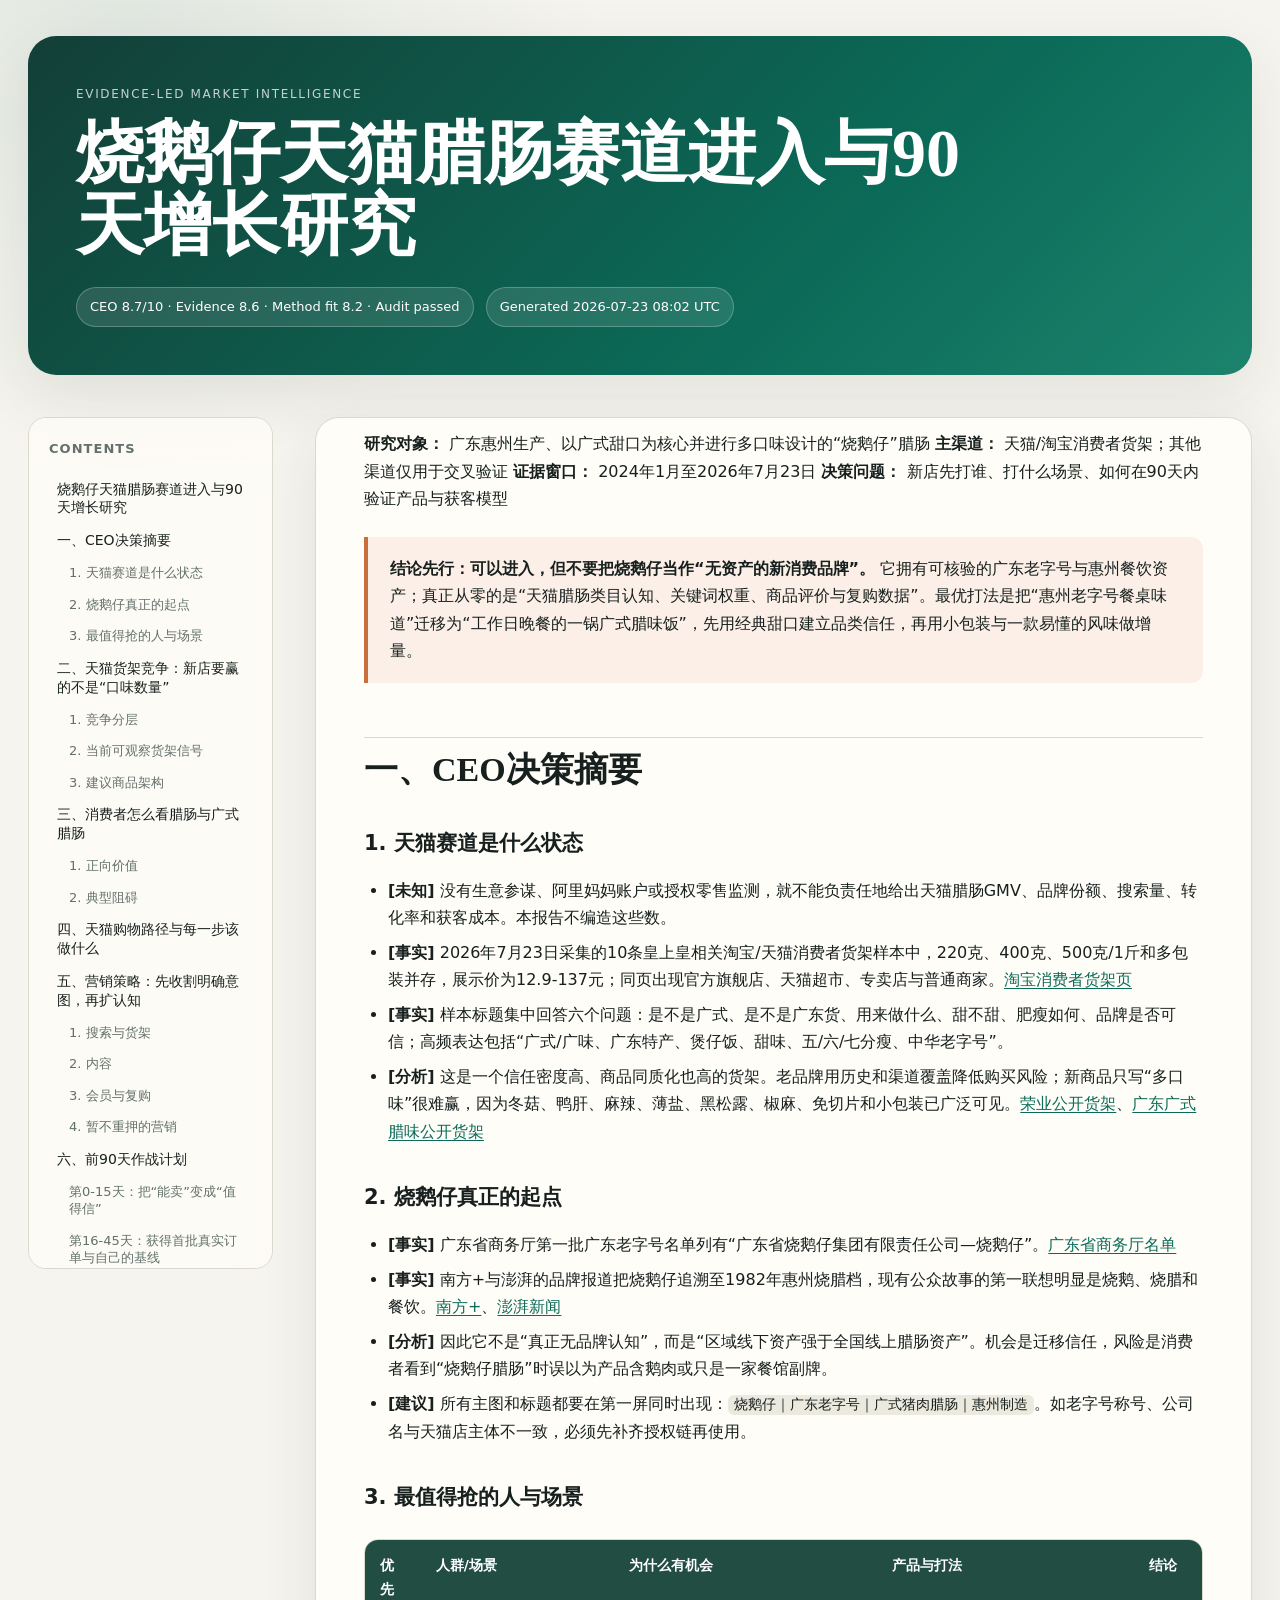
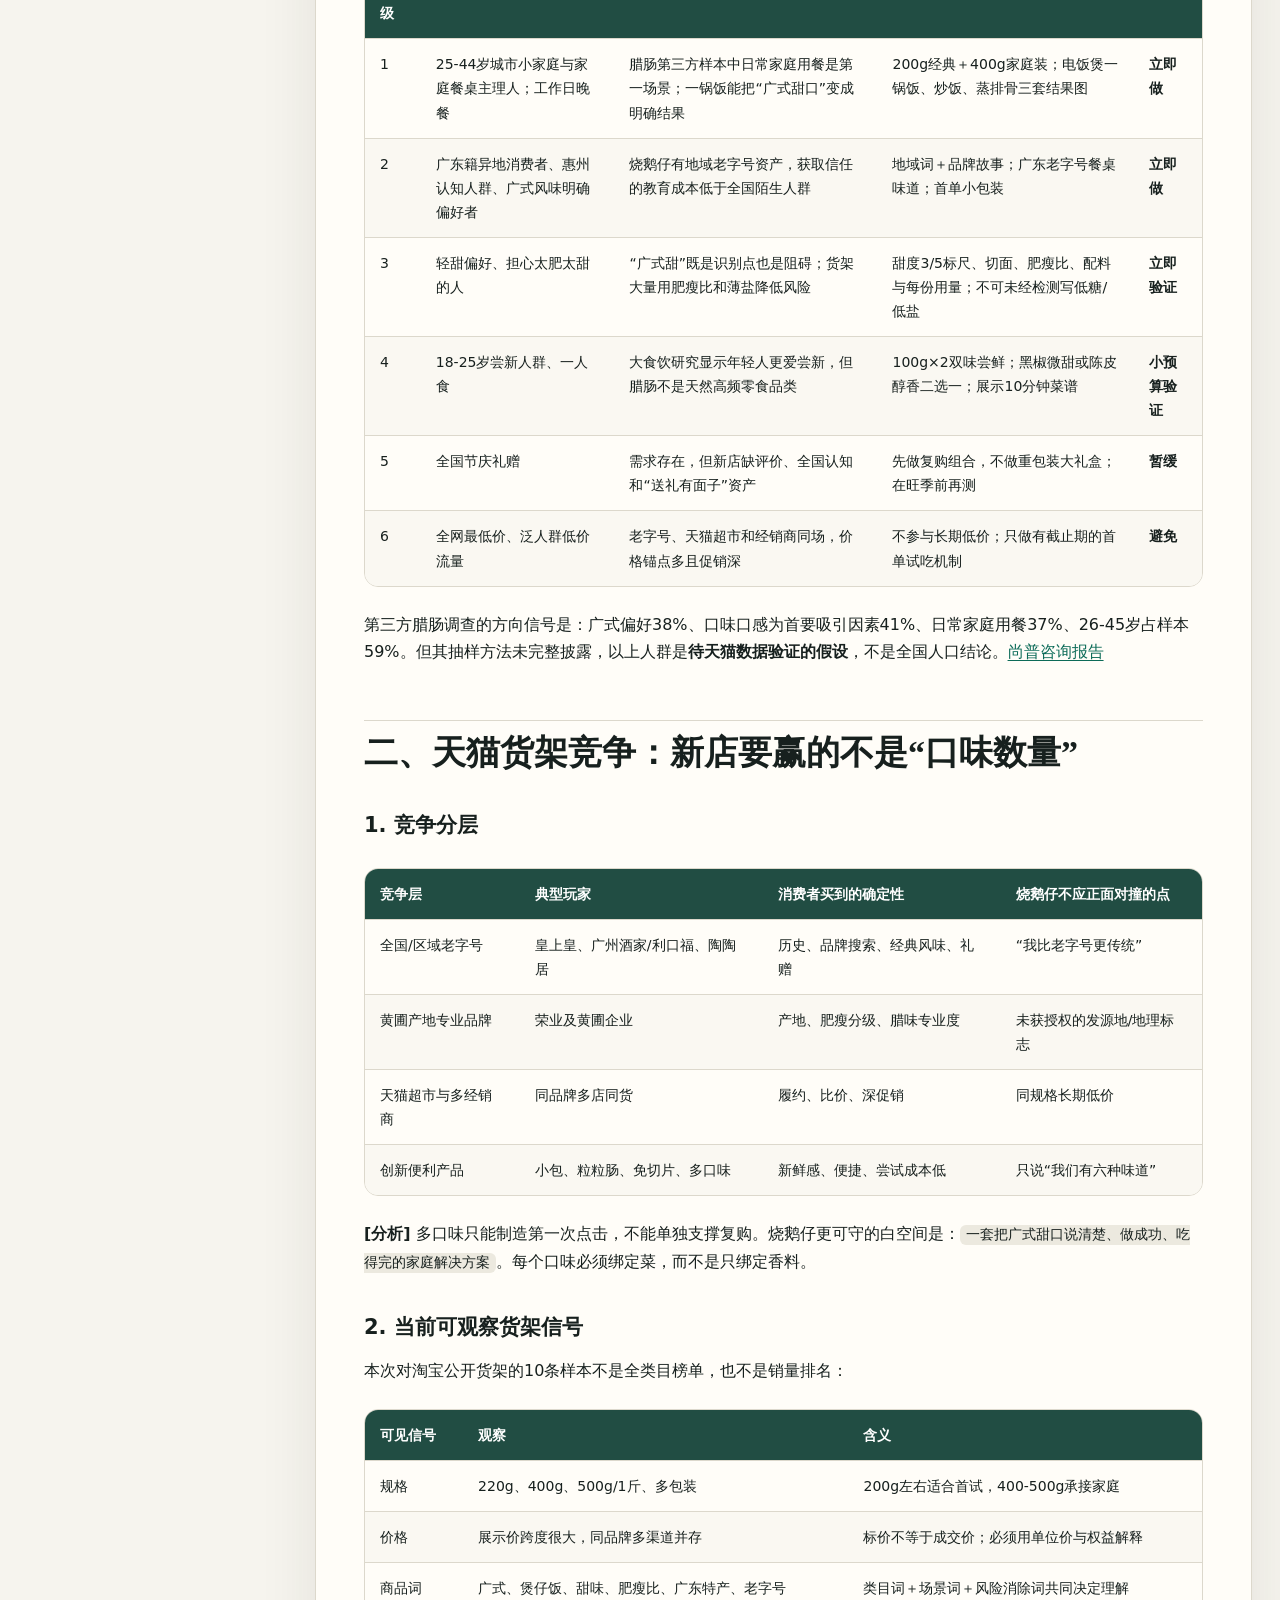
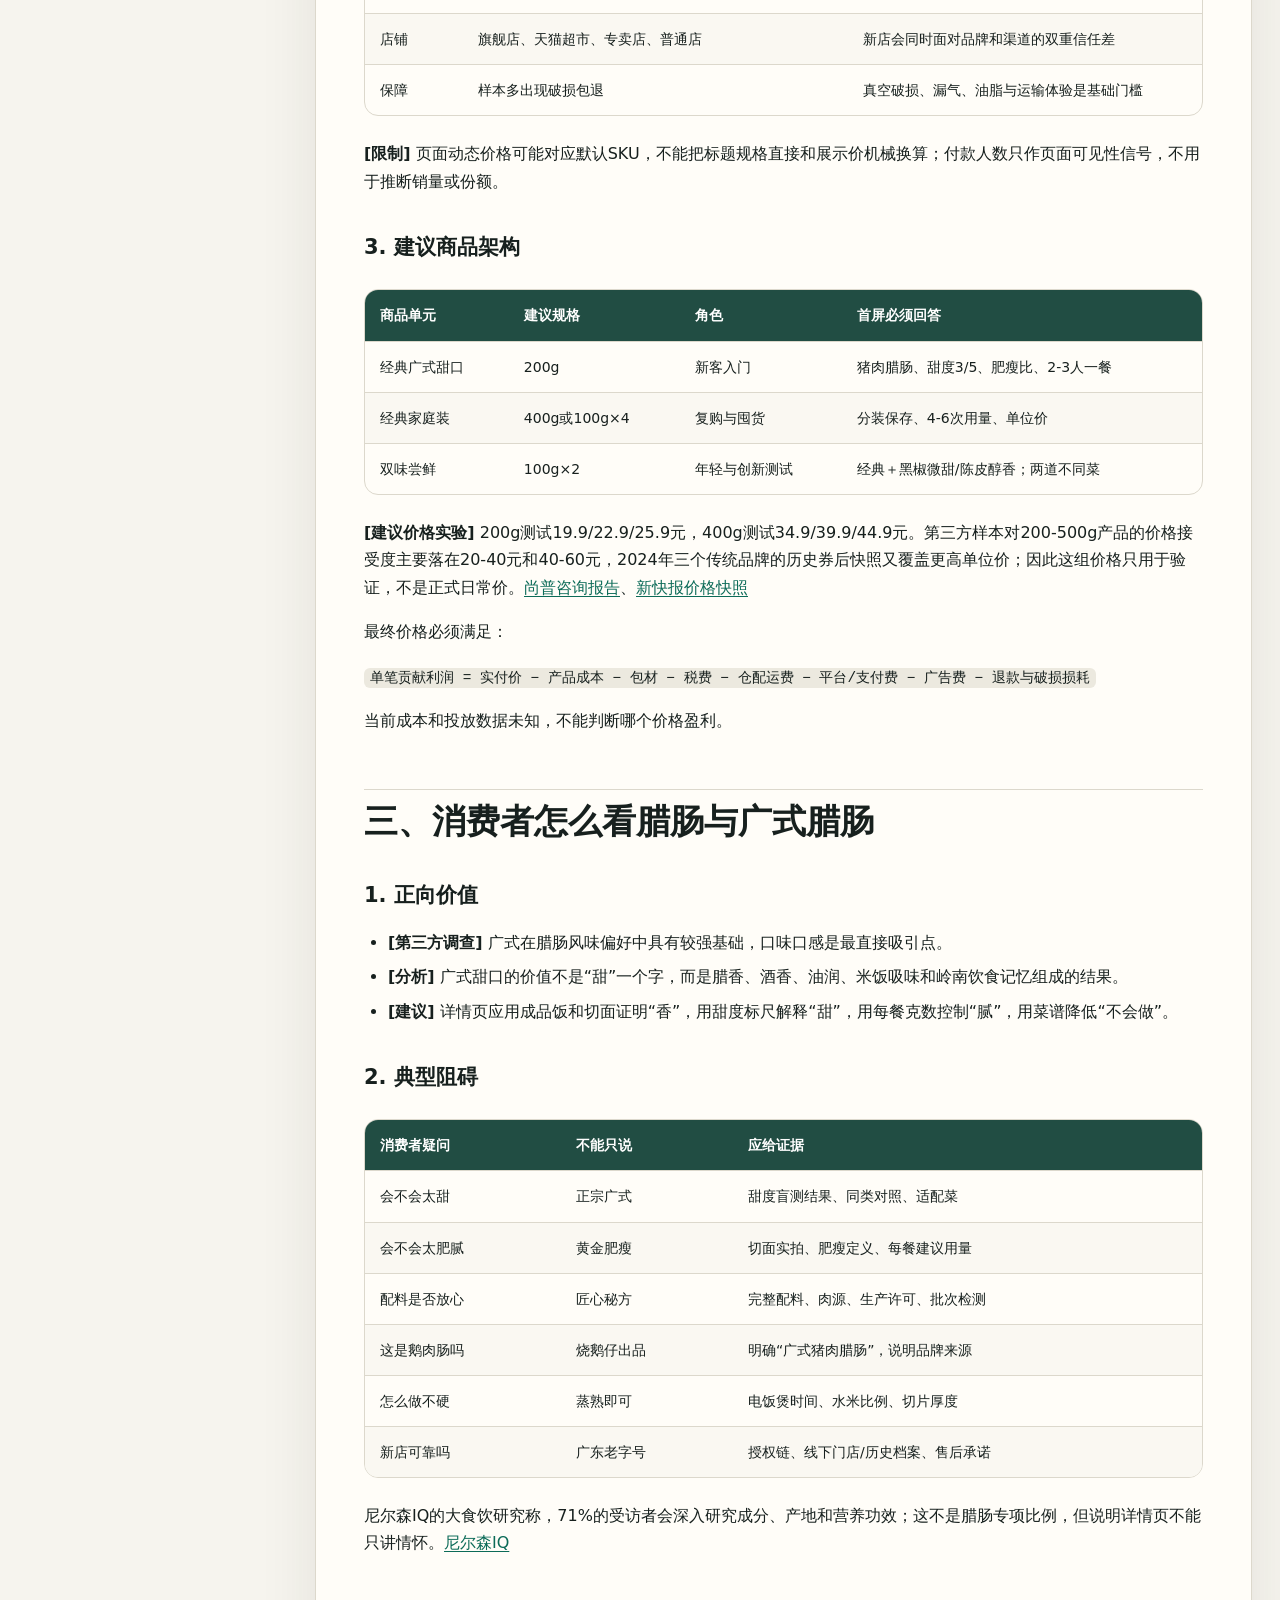
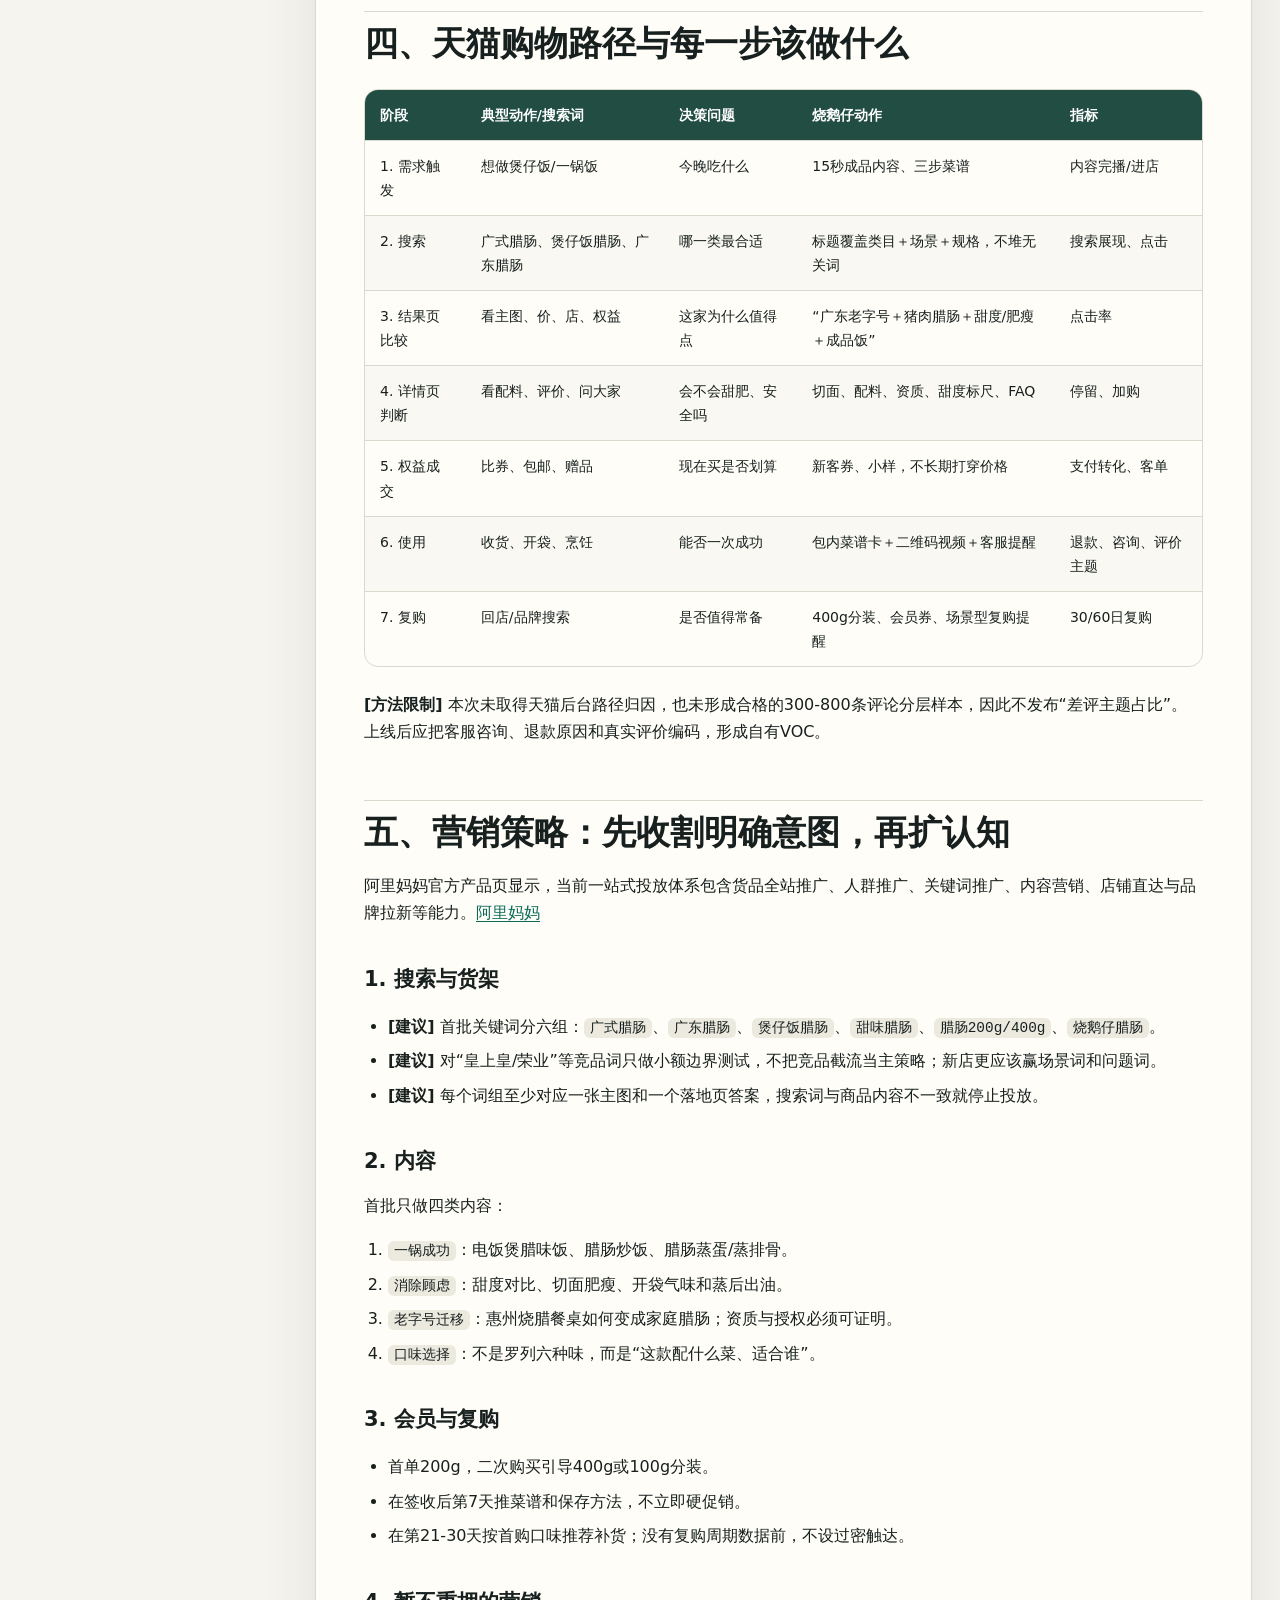
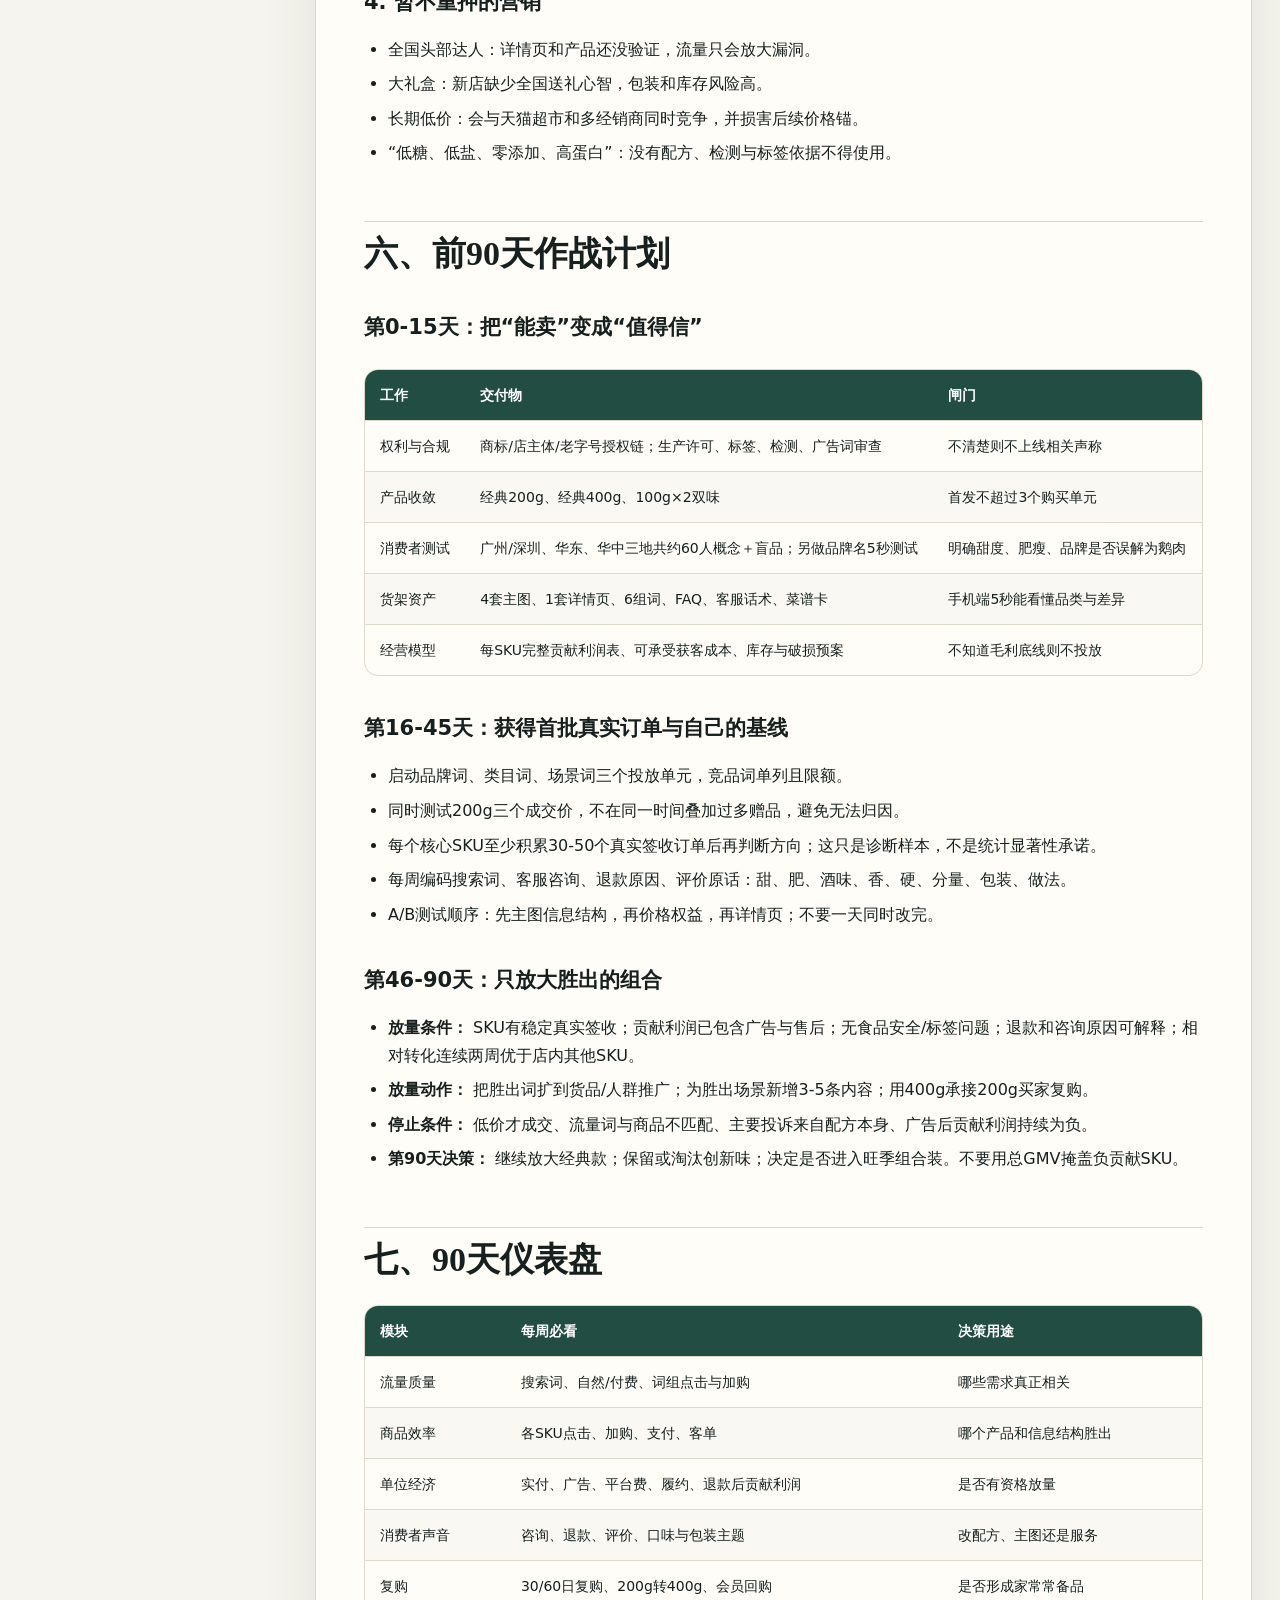
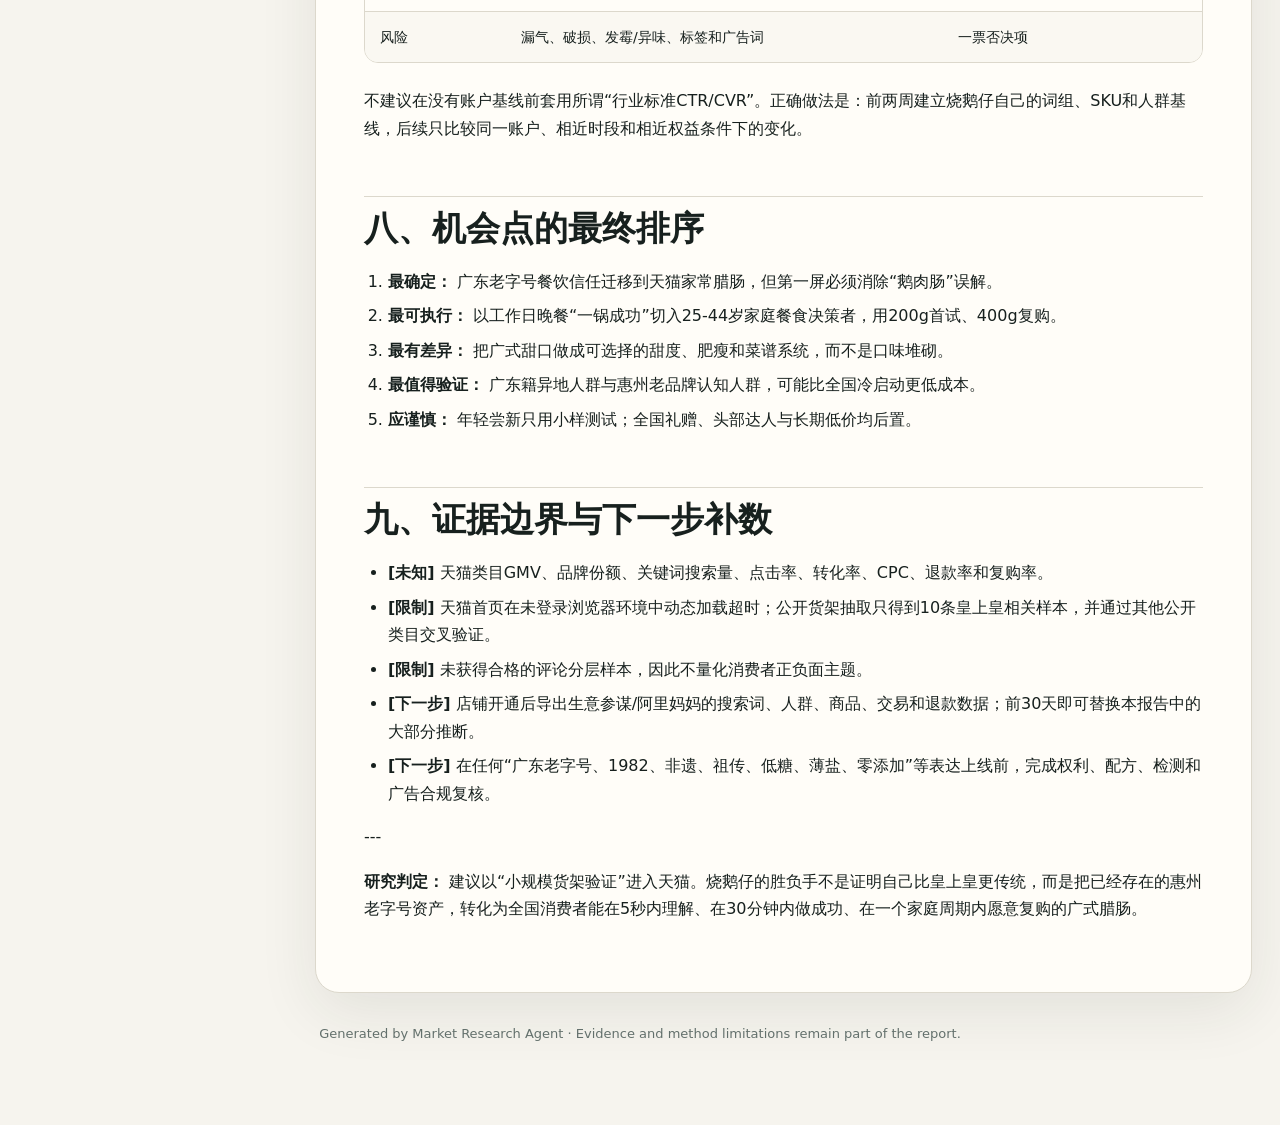
<file: reports/tmall-lap-cheong/index.html>
<!doctype html>
<html lang="en">
<head>
  <meta charset="utf-8">
  <meta name="viewport" content="width=device-width, initial-scale=1">
  <title>烧鹅仔天猫腊肠赛道进入与90天增长研究</title>
  <style>
    :root {
      --ink: #17201e;
      --muted: #63706c;
      --paper: #f6f4ee;
      --card: #fffdf8;
      --line: #dcd8cc;
      --accent: #0c6b58;
      --accent-soft: #dcece6;
      --warm: #c96f3b;
      --shadow: 0 18px 60px rgba(28, 40, 36, .09);
    }
    * { box-sizing: border-box; }
    html { scroll-behavior: smooth; }
    body {
      margin: 0;
      color: var(--ink);
      background:
        radial-gradient(circle at 10% 0%, rgba(12,107,88,.09), transparent 30rem),
        var(--paper);
      font: 16px/1.72 Inter, ui-sans-serif, system-ui, -apple-system, BlinkMacSystemFont, "Segoe UI", sans-serif;
    }
    .shell { max-width: 1320px; margin: 0 auto; padding: 36px 28px 80px; }
    .hero {
      padding: 48px;
      border-radius: 28px;
      color: white;
      background: linear-gradient(135deg, #133f37, #0b6b58 65%, #1c836d);
      box-shadow: var(--shadow);
    }
    .eyebrow { margin: 0 0 12px; opacity: .75; letter-spacing: .14em; text-transform: uppercase; font-size: 12px; }
    .hero h1 { max-width: 900px; margin: 0; font: 650 clamp(34px, 6vw, 68px)/1.06 Georgia, serif; }
    .meta { display: flex; gap: 12px; flex-wrap: wrap; margin-top: 26px; }
    .badge { padding: 8px 13px; border: 1px solid rgba(255,255,255,.24); border-radius: 999px; background: rgba(255,255,255,.11); font-size: 13px; }
    .layout { display: grid; grid-template-columns: 245px minmax(0, 1fr); gap: 42px; margin-top: 42px; }
    nav { position: sticky; top: 24px; align-self: start; max-height: calc(100vh - 48px); overflow: auto; padding: 20px; border: 1px solid var(--line); border-radius: 18px; background: rgba(255,253,248,.76); backdrop-filter: blur(16px); }
    nav strong { display: block; margin-bottom: 12px; font-size: 13px; letter-spacing: .08em; text-transform: uppercase; color: var(--muted); }
    nav a { display: block; padding: 7px 8px; border-radius: 8px; color: var(--ink); text-decoration: none; font-size: 14px; line-height: 1.35; }
    nav a:hover { color: var(--accent); background: var(--accent-soft); }
    nav .toc-level-3 { padding-left: 20px; color: var(--muted); font-size: 13px; }
    main { min-width: 0; padding: 12px 48px 52px; border: 1px solid var(--line); border-radius: 24px; background: var(--card); box-shadow: var(--shadow); }
    h1, h2, h3, h4 { scroll-margin-top: 24px; }
    main h1 { display: none; }
    h2 { margin: 54px 0 18px; padding-top: 12px; border-top: 1px solid var(--line); font: 650 34px/1.2 Georgia, serif; }
    h3 { margin: 34px 0 12px; font-size: 21px; }
    h4 { margin: 25px 0 8px; color: var(--accent); font-size: 16px; }
    p { margin: 0 0 17px; }
    a { color: var(--accent); text-underline-offset: 3px; }
    ul, ol { padding-left: 24px; }
    li { margin: 7px 0; }
    blockquote { margin: 24px 0; padding: 18px 22px; border-left: 4px solid var(--warm); border-radius: 0 12px 12px 0; background: #fbefe7; }
    code { padding: 2px 6px; border-radius: 6px; background: #ece9df; font: .9em ui-monospace, SFMono-Regular, Menlo, monospace; }
    pre { overflow: auto; padding: 20px; border-radius: 14px; color: #edf5f1; background: #172722; }
    pre code { padding: 0; color: inherit; background: transparent; }
    .table-wrap { overflow-x: auto; margin: 24px 0; border: 1px solid var(--line); border-radius: 14px; }
    table { width: 100%; border-collapse: collapse; font-size: 14px; }
    th, td { padding: 13px 15px; border-bottom: 1px solid var(--line); text-align: left; vertical-align: top; }
    th { color: #fff; background: #214d43; }
    tr:last-child td { border-bottom: 0; }
    tr:nth-child(even) td { background: #faf8f2; }
    footer { margin-top: 30px; color: var(--muted); text-align: center; font-size: 13px; }
    @media (max-width: 900px) {
      .shell { padding: 18px 14px 50px; }
      .hero { padding: 30px 24px; border-radius: 20px; }
      .layout { grid-template-columns: 1fr; gap: 20px; }
      nav { position: static; max-height: none; }
      main { padding: 8px 22px 38px; }
    }
    @media print {
      body { background: white; font-size: 11pt; }
      .shell { max-width: none; padding: 0; }
      .hero { color: var(--ink); padding: 0 0 24px; background: none; box-shadow: none; }
      .hero .eyebrow { color: var(--muted); }
      .badge { border-color: var(--line); }
      .layout { display: block; margin-top: 0; }
      nav { display: none; }
      main { padding: 0; border: 0; box-shadow: none; }
      h2 { break-after: avoid; }
      table, blockquote { break-inside: avoid; }
      a { color: inherit; text-decoration: none; }
    }
  </style>
</head>
<body>
  <div class="shell">
    <header class="hero">
      <p class="eyebrow">Evidence-led market intelligence</p>
      <h1>烧鹅仔天猫腊肠赛道进入与90天增长研究</h1>
      <div class="meta">
        <span class="badge">CEO 8.7/10 · Evidence 8.6 · Method fit 8.2 · Audit passed</span>
        <span class="badge">Generated 2026-07-23 08:02 UTC</span>
      </div>
    </header>
    <div class="layout">
      <nav aria-label="Table of contents"><strong>Contents</strong><a class="toc-level-1" href="#烧鹅仔天猫腊肠赛道进入与90天增长研究">烧鹅仔天猫腊肠赛道进入与90天增长研究</a><a class="toc-level-2" href="#一-ceo决策摘要">一、CEO决策摘要</a><a class="toc-level-3" href="#1-天猫赛道是什么状态">1. 天猫赛道是什么状态</a><a class="toc-level-3" href="#2-烧鹅仔真正的起点">2. 烧鹅仔真正的起点</a><a class="toc-level-3" href="#3-最值得抢的人与场景">3. 最值得抢的人与场景</a><a class="toc-level-2" href="#二-天猫货架竞争-新店要赢的不是-口味数量">二、天猫货架竞争：新店要赢的不是“口味数量”</a><a class="toc-level-3" href="#1-竞争分层">1. 竞争分层</a><a class="toc-level-3" href="#2-当前可观察货架信号">2. 当前可观察货架信号</a><a class="toc-level-3" href="#3-建议商品架构">3. 建议商品架构</a><a class="toc-level-2" href="#三-消费者怎么看腊肠与广式腊肠">三、消费者怎么看腊肠与广式腊肠</a><a class="toc-level-3" href="#1-正向价值">1. 正向价值</a><a class="toc-level-3" href="#2-典型阻碍">2. 典型阻碍</a><a class="toc-level-2" href="#四-天猫购物路径与每一步该做什么">四、天猫购物路径与每一步该做什么</a><a class="toc-level-2" href="#五-营销策略-先收割明确意图-再扩认知">五、营销策略：先收割明确意图，再扩认知</a><a class="toc-level-3" href="#1-搜索与货架">1. 搜索与货架</a><a class="toc-level-3" href="#2-内容">2. 内容</a><a class="toc-level-3" href="#3-会员与复购">3. 会员与复购</a><a class="toc-level-3" href="#4-暂不重押的营销">4. 暂不重押的营销</a><a class="toc-level-2" href="#六-前90天作战计划">六、前90天作战计划</a><a class="toc-level-3" href="#第0-15天-把-能卖-变成-值得信">第0-15天：把“能卖”变成“值得信”</a><a class="toc-level-3" href="#第16-45天-获得首批真实订单与自己的基线">第16-45天：获得首批真实订单与自己的基线</a><a class="toc-level-3" href="#第46-90天-只放大胜出的组合">第46-90天：只放大胜出的组合</a><a class="toc-level-2" href="#七-90天仪表盘">七、90天仪表盘</a><a class="toc-level-2" href="#八-机会点的最终排序">八、机会点的最终排序</a><a class="toc-level-2" href="#九-证据边界与下一步补数">九、证据边界与下一步补数</a></nav>
      <main><h1 id="烧鹅仔天猫腊肠赛道进入与90天增长研究">烧鹅仔天猫腊肠赛道进入与90天增长研究</h1>
<p><strong>研究对象：</strong> 广东惠州生产、以广式甜口为核心并进行多口味设计的“烧鹅仔”腊肠 <strong>主渠道：</strong> 天猫/淘宝消费者货架；其他渠道仅用于交叉验证 <strong>证据窗口：</strong> 2024年1月至2026年7月23日 <strong>决策问题：</strong> 新店先打谁、打什么场景、如何在90天内验证产品与获客模型</p>
<blockquote><strong>结论先行：可以进入，但不要把烧鹅仔当作“无资产的新消费品牌”。</strong> 它拥有可核验的广东老字号与惠州餐饮资产；真正从零的是“天猫腊肠类目认知、关键词权重、商品评价与复购数据”。最优打法是把“惠州老字号餐桌味道”迁移为“工作日晚餐的一锅广式腊味饭”，先用经典甜口建立品类信任，再用小包装与一款易懂的风味做增量。</blockquote>
<h2 id="一-ceo决策摘要">一、CEO决策摘要</h2>
<h3 id="1-天猫赛道是什么状态">1. 天猫赛道是什么状态</h3>
<ul>
<li><strong>[未知]</strong> 没有生意参谋、阿里妈妈账户或授权零售监测，就不能负责任地给出天猫腊肠GMV、品牌份额、搜索量、转化率和获客成本。本报告不编造这些数。</li>
<li><strong>[事实]</strong> 2026年7月23日采集的10条皇上皇相关淘宝/天猫消费者货架样本中，220克、400克、500克/1斤和多包装并存，展示价为12.9-137元；同页出现官方旗舰店、天猫超市、专卖店与普通商家。<a href="https://www.taobao.com/chanpin/eb4d4c22c2bdc45a77fd8da883a2c995.html" rel="noopener noreferrer">淘宝消费者货架页</a></li>
<li><strong>[事实]</strong> 样本标题集中回答六个问题：是不是广式、是不是广东货、用来做什么、甜不甜、肥瘦如何、品牌是否可信；高频表达包括“广式/广味、广东特产、煲仔饭、甜味、五/六/七分瘦、中华老字号”。</li>
<li><strong>[分析]</strong> 这是一个信任密度高、商品同质化也高的货架。老品牌用历史和渠道覆盖降低购买风险；新商品只写“多口味”很难赢，因为冬菇、鸭肝、麻辣、薄盐、黑松露、椒麻、免切片和小包装已广泛可见。<a href="https://www.jd.com/jiage/132079cae3a1b206d888.html" rel="noopener noreferrer">荣业公开货架</a>、<a href="https://www.jd.com/jiage/122180a8e51446ea80f41.html" rel="noopener noreferrer">广东广式腊味公开货架</a></li>
</ul>
<h3 id="2-烧鹅仔真正的起点">2. 烧鹅仔真正的起点</h3>
<ul>
<li><strong>[事实]</strong> 广东省商务厅第一批广东老字号名单列有“广东省烧鹅仔集团有限责任公司—烧鹅仔”。<a href="https://com.gd.gov.cn/attachment/0/570/570059/4651463.pdf" rel="noopener noreferrer">广东省商务厅名单</a></li>
<li><strong>[事实]</strong> 南方+与澎湃的品牌报道把烧鹅仔追溯至1982年惠州烧腊档，现有公众故事的第一联想明显是烧鹅、烧腊和餐饮。<a href="https://www.nfnews.com/content/Ko7Z9NMv6e.html" rel="noopener noreferrer">南方+</a>、<a href="https://m.thepaper.cn/newsDetail_forward_31104214" rel="noopener noreferrer">澎湃新闻</a></li>
<li><strong>[分析]</strong> 因此它不是“真正无品牌认知”，而是“区域线下资产强于全国线上腊肠资产”。机会是迁移信任，风险是消费者看到“烧鹅仔腊肠”时误以为产品含鹅肉或只是一家餐馆副牌。</li>
<li><strong>[建议]</strong> 所有主图和标题都要在第一屏同时出现：<code>烧鹅仔｜广东老字号｜广式猪肉腊肠｜惠州制造</code>。如老字号称号、公司名与天猫店主体不一致，必须先补齐授权链再使用。</li>
</ul>
<h3 id="3-最值得抢的人与场景">3. 最值得抢的人与场景</h3>
<div class="table-wrap"><table><thead><tr>
<th>优先级</th>
<th>人群/场景</th>
<th>为什么有机会</th>
<th>产品与打法</th>
<th>结论</th>
</tr></thead><tbody>
<tr>
<td>1</td>
<td>25-44岁城市小家庭与家庭餐桌主理人；工作日晚餐</td>
<td>腊肠第三方样本中日常家庭用餐是第一场景；一锅饭能把“广式甜口”变成明确结果</td>
<td>200g经典＋400g家庭装；电饭煲一锅饭、炒饭、蒸排骨三套结果图</td>
<td><strong>立即做</strong></td>
</tr>
<tr>
<td>2</td>
<td>广东籍异地消费者、惠州认知人群、广式风味明确偏好者</td>
<td>烧鹅仔有地域老字号资产，获取信任的教育成本低于全国陌生人群</td>
<td>地域词＋品牌故事；广东老字号餐桌味道；首单小包装</td>
<td><strong>立即做</strong></td>
</tr>
<tr>
<td>3</td>
<td>轻甜偏好、担心太肥太甜的人</td>
<td>“广式甜”既是识别点也是阻碍；货架大量用肥瘦比和薄盐降低风险</td>
<td>甜度3/5标尺、切面、肥瘦比、配料与每份用量；不可未经检测写低糖/低盐</td>
<td><strong>立即验证</strong></td>
</tr>
<tr>
<td>4</td>
<td>18-25岁尝新人群、一人食</td>
<td>大食饮研究显示年轻人更爱尝新，但腊肠不是天然高频零食品类</td>
<td>100g×2双味尝鲜；黑椒微甜或陈皮醇香二选一；展示10分钟菜谱</td>
<td><strong>小预算验证</strong></td>
</tr>
<tr>
<td>5</td>
<td>全国节庆礼赠</td>
<td>需求存在，但新店缺评价、全国认知和“送礼有面子”资产</td>
<td>先做复购组合，不做重包装大礼盒；在旺季前再测</td>
<td><strong>暂缓</strong></td>
</tr>
<tr>
<td>6</td>
<td>全网最低价、泛人群低价流量</td>
<td>老字号、天猫超市和经销商同场，价格锚点多且促销深</td>
<td>不参与长期低价；只做有截止期的首单试吃机制</td>
<td><strong>避免</strong></td>
</tr>
</tbody></table></div>
<p>第三方腊肠调查的方向信号是：广式偏好38%、口味口感为首要吸引因素41%、日常家庭用餐37%、26-45岁占样本59%。但其抽样方法未完整披露，以上人群是<strong>待天猫数据验证的假设</strong>，不是全国人口结论。<a href="https://survey.shangpu-china.com/uploadfile/202602/8c71f124c6d9b2c.pdf" rel="noopener noreferrer">尚普咨询报告</a></p>
<h2 id="二-天猫货架竞争-新店要赢的不是-口味数量">二、天猫货架竞争：新店要赢的不是“口味数量”</h2>
<h3 id="1-竞争分层">1. 竞争分层</h3>
<div class="table-wrap"><table><thead><tr>
<th>竞争层</th>
<th>典型玩家</th>
<th>消费者买到的确定性</th>
<th>烧鹅仔不应正面对撞的点</th>
</tr></thead><tbody>
<tr>
<td>全国/区域老字号</td>
<td>皇上皇、广州酒家/利口福、陶陶居</td>
<td>历史、品牌搜索、经典风味、礼赠</td>
<td>“我比老字号更传统”</td>
</tr>
<tr>
<td>黄圃产地专业品牌</td>
<td>荣业及黄圃企业</td>
<td>产地、肥瘦分级、腊味专业度</td>
<td>未获授权的发源地/地理标志</td>
</tr>
<tr>
<td>天猫超市与多经销商</td>
<td>同品牌多店同货</td>
<td>履约、比价、深促销</td>
<td>同规格长期低价</td>
</tr>
<tr>
<td>创新便利产品</td>
<td>小包、粒粒肠、免切片、多口味</td>
<td>新鲜感、便捷、尝试成本低</td>
<td>只说“我们有六种味道”</td>
</tr>
</tbody></table></div>
<p><strong>[分析]</strong> 多口味只能制造第一次点击，不能单独支撑复购。烧鹅仔更可守的白空间是：<code>一套把广式甜口说清楚、做成功、吃得完的家庭解决方案</code>。每个口味必须绑定菜，而不是只绑定香料。</p>
<h3 id="2-当前可观察货架信号">2. 当前可观察货架信号</h3>
<p>本次对淘宝公开货架的10条样本不是全类目榜单，也不是销量排名：</p>
<div class="table-wrap"><table><thead><tr>
<th>可见信号</th>
<th>观察</th>
<th>含义</th>
</tr></thead><tbody>
<tr>
<td>规格</td>
<td>220g、400g、500g/1斤、多包装</td>
<td>200g左右适合首试，400-500g承接家庭</td>
</tr>
<tr>
<td>价格</td>
<td>展示价跨度很大，同品牌多渠道并存</td>
<td>标价不等于成交价；必须用单位价与权益解释</td>
</tr>
<tr>
<td>商品词</td>
<td>广式、煲仔饭、甜味、肥瘦比、广东特产、老字号</td>
<td>类目词＋场景词＋风险消除词共同决定理解</td>
</tr>
<tr>
<td>店铺</td>
<td>旗舰店、天猫超市、专卖店、普通店</td>
<td>新店会同时面对品牌和渠道的双重信任差</td>
</tr>
<tr>
<td>保障</td>
<td>样本多出现破损包退</td>
<td>真空破损、漏气、油脂与运输体验是基础门槛</td>
</tr>
</tbody></table></div>
<p><strong>[限制]</strong> 页面动态价格可能对应默认SKU，不能把标题规格直接和展示价机械换算；付款人数只作页面可见性信号，不用于推断销量或份额。</p>
<h3 id="3-建议商品架构">3. 建议商品架构</h3>
<div class="table-wrap"><table><thead><tr>
<th>商品单元</th>
<th>建议规格</th>
<th>角色</th>
<th>首屏必须回答</th>
</tr></thead><tbody>
<tr>
<td>经典广式甜口</td>
<td>200g</td>
<td>新客入门</td>
<td>猪肉腊肠、甜度3/5、肥瘦比、2-3人一餐</td>
</tr>
<tr>
<td>经典家庭装</td>
<td>400g或100g×4</td>
<td>复购与囤货</td>
<td>分装保存、4-6次用量、单位价</td>
</tr>
<tr>
<td>双味尝鲜</td>
<td>100g×2</td>
<td>年轻与创新测试</td>
<td>经典＋黑椒微甜/陈皮醇香；两道不同菜</td>
</tr>
</tbody></table></div>
<p><strong>[建议价格实验]</strong> 200g测试19.9/22.9/25.9元，400g测试34.9/39.9/44.9元。第三方样本对200-500g产品的价格接受度主要落在20-40元和40-60元，2024年三个传统品牌的历史券后快照又覆盖更高单位价；因此这组价格只用于验证，不是正式日常价。<a href="https://survey.shangpu-china.com/uploadfile/202602/8c71f124c6d9b2c.pdf" rel="noopener noreferrer">尚普咨询报告</a>、<a href="https://ep.ycwb.com/epaper/xkb/resfile/2024-05-29/A11/xkb20240529A11.pdf" rel="noopener noreferrer">新快报价格快照</a></p>
<p>最终价格必须满足：</p>
<p><code>单笔贡献利润 = 实付价 − 产品成本 − 包材 − 税费 − 仓配运费 − 平台/支付费 − 广告费 − 退款与破损损耗</code></p>
<p>当前成本和投放数据未知，不能判断哪个价格盈利。</p>
<h2 id="三-消费者怎么看腊肠与广式腊肠">三、消费者怎么看腊肠与广式腊肠</h2>
<h3 id="1-正向价值">1. 正向价值</h3>
<ul>
<li><strong>[第三方调查]</strong> 广式在腊肠风味偏好中具有较强基础，口味口感是最直接吸引点。</li>
<li><strong>[分析]</strong> 广式甜口的价值不是“甜”一个字，而是腊香、酒香、油润、米饭吸味和岭南饮食记忆组成的结果。</li>
<li><strong>[建议]</strong> 详情页应用成品饭和切面证明“香”，用甜度标尺解释“甜”，用每餐克数控制“腻”，用菜谱降低“不会做”。</li>
</ul>
<h3 id="2-典型阻碍">2. 典型阻碍</h3>
<div class="table-wrap"><table><thead><tr>
<th>消费者疑问</th>
<th>不能只说</th>
<th>应给证据</th>
</tr></thead><tbody>
<tr>
<td>会不会太甜</td>
<td>正宗广式</td>
<td>甜度盲测结果、同类对照、适配菜</td>
</tr>
<tr>
<td>会不会太肥腻</td>
<td>黄金肥瘦</td>
<td>切面实拍、肥瘦定义、每餐建议用量</td>
</tr>
<tr>
<td>配料是否放心</td>
<td>匠心秘方</td>
<td>完整配料、肉源、生产许可、批次检测</td>
</tr>
<tr>
<td>这是鹅肉肠吗</td>
<td>烧鹅仔出品</td>
<td>明确“广式猪肉腊肠”，说明品牌来源</td>
</tr>
<tr>
<td>怎么做不硬</td>
<td>蒸熟即可</td>
<td>电饭煲时间、水米比例、切片厚度</td>
</tr>
<tr>
<td>新店可靠吗</td>
<td>广东老字号</td>
<td>授权链、线下门店/历史档案、售后承诺</td>
</tr>
</tbody></table></div>
<p>尼尔森IQ的大食饮研究称，71%的受访者会深入研究成分、产地和营养功效；这不是腊肠专项比例，但说明详情页不能只讲情怀。<a href="https://nielseniq.cn/global/zh/insights/report/2025/rednote-foodbeverage-whitepaper/" rel="noopener noreferrer">尼尔森IQ</a></p>
<h2 id="四-天猫购物路径与每一步该做什么">四、天猫购物路径与每一步该做什么</h2>
<div class="table-wrap"><table><thead><tr>
<th>阶段</th>
<th>典型动作/搜索词</th>
<th>决策问题</th>
<th>烧鹅仔动作</th>
<th>指标</th>
</tr></thead><tbody>
<tr>
<td>1. 需求触发</td>
<td>想做煲仔饭/一锅饭</td>
<td>今晚吃什么</td>
<td>15秒成品内容、三步菜谱</td>
<td>内容完播/进店</td>
</tr>
<tr>
<td>2. 搜索</td>
<td>广式腊肠、煲仔饭腊肠、广东腊肠</td>
<td>哪一类最合适</td>
<td>标题覆盖类目＋场景＋规格，不堆无关词</td>
<td>搜索展现、点击</td>
</tr>
<tr>
<td>3. 结果页比较</td>
<td>看主图、价、店、权益</td>
<td>这家为什么值得点</td>
<td>“广东老字号＋猪肉腊肠＋甜度/肥瘦＋成品饭”</td>
<td>点击率</td>
</tr>
<tr>
<td>4. 详情页判断</td>
<td>看配料、评价、问大家</td>
<td>会不会甜肥、安全吗</td>
<td>切面、配料、资质、甜度标尺、FAQ</td>
<td>停留、加购</td>
</tr>
<tr>
<td>5. 权益成交</td>
<td>比券、包邮、赠品</td>
<td>现在买是否划算</td>
<td>新客券、小样，不长期打穿价格</td>
<td>支付转化、客单</td>
</tr>
<tr>
<td>6. 使用</td>
<td>收货、开袋、烹饪</td>
<td>能否一次成功</td>
<td>包内菜谱卡＋二维码视频＋客服提醒</td>
<td>退款、咨询、评价主题</td>
</tr>
<tr>
<td>7. 复购</td>
<td>回店/品牌搜索</td>
<td>是否值得常备</td>
<td>400g分装、会员券、场景型复购提醒</td>
<td>30/60日复购</td>
</tr>
</tbody></table></div>
<p><strong>[方法限制]</strong> 本次未取得天猫后台路径归因，也未形成合格的300-800条评论分层样本，因此不发布“差评主题占比”。上线后应把客服咨询、退款原因和真实评价编码，形成自有VOC。</p>
<h2 id="五-营销策略-先收割明确意图-再扩认知">五、营销策略：先收割明确意图，再扩认知</h2>
<p>阿里妈妈官方产品页显示，当前一站式投放体系包含货品全站推广、人群推广、关键词推广、内容营销、店铺直达与品牌拉新等能力。<a href="https://www.alimama.com/index.htm" rel="noopener noreferrer">阿里妈妈</a></p>
<h3 id="1-搜索与货架">1. 搜索与货架</h3>
<ul>
<li><strong>[建议]</strong> 首批关键词分六组：<code>广式腊肠</code>、<code>广东腊肠</code>、<code>煲仔饭腊肠</code>、<code>甜味腊肠</code>、<code>腊肠200g/400g</code>、<code>烧鹅仔腊肠</code>。</li>
<li><strong>[建议]</strong> 对“皇上皇/荣业”等竞品词只做小额边界测试，不把竞品截流当主策略；新店更应该赢场景词和问题词。</li>
<li><strong>[建议]</strong> 每个词组至少对应一张主图和一个落地页答案，搜索词与商品内容不一致就停止投放。</li>
</ul>
<h3 id="2-内容">2. 内容</h3>
<p>首批只做四类内容：</p>
<ol>
<li><code>一锅成功</code>：电饭煲腊味饭、腊肠炒饭、腊肠蒸蛋/蒸排骨。</li>
<li><code>消除顾虑</code>：甜度对比、切面肥瘦、开袋气味和蒸后出油。</li>
<li><code>老字号迁移</code>：惠州烧腊餐桌如何变成家庭腊肠；资质与授权必须可证明。</li>
<li><code>口味选择</code>：不是罗列六种味，而是“这款配什么菜、适合谁”。</li>
</ol>
<h3 id="3-会员与复购">3. 会员与复购</h3>
<ul>
<li>首单200g，二次购买引导400g或100g分装。</li>
<li>在签收后第7天推菜谱和保存方法，不立即硬促销。</li>
<li>在第21-30天按首购口味推荐补货；没有复购周期数据前，不设过密触达。</li>
</ul>
<h3 id="4-暂不重押的营销">4. 暂不重押的营销</h3>
<ul>
<li>全国头部达人：详情页和产品还没验证，流量只会放大漏洞。</li>
<li>大礼盒：新店缺少全国送礼心智，包装和库存风险高。</li>
<li>长期低价：会与天猫超市和多经销商同时竞争，并损害后续价格锚。</li>
<li>“低糖、低盐、零添加、高蛋白”：没有配方、检测与标签依据不得使用。</li>
</ul>
<h2 id="六-前90天作战计划">六、前90天作战计划</h2>
<h3 id="第0-15天-把-能卖-变成-值得信">第0-15天：把“能卖”变成“值得信”</h3>
<div class="table-wrap"><table><thead><tr>
<th>工作</th>
<th>交付物</th>
<th>闸门</th>
</tr></thead><tbody>
<tr>
<td>权利与合规</td>
<td>商标/店主体/老字号授权链；生产许可、标签、检测、广告词审查</td>
<td>不清楚则不上线相关声称</td>
</tr>
<tr>
<td>产品收敛</td>
<td>经典200g、经典400g、100g×2双味</td>
<td>首发不超过3个购买单元</td>
</tr>
<tr>
<td>消费者测试</td>
<td>广州/深圳、华东、华中三地共约60人概念＋盲品；另做品牌名5秒测试</td>
<td>明确甜度、肥瘦、品牌是否误解为鹅肉</td>
</tr>
<tr>
<td>货架资产</td>
<td>4套主图、1套详情页、6组词、FAQ、客服话术、菜谱卡</td>
<td>手机端5秒能看懂品类与差异</td>
</tr>
<tr>
<td>经营模型</td>
<td>每SKU完整贡献利润表、可承受获客成本、库存与破损预案</td>
<td>不知道毛利底线则不投放</td>
</tr>
</tbody></table></div>
<h3 id="第16-45天-获得首批真实订单与自己的基线">第16-45天：获得首批真实订单与自己的基线</h3>
<ul>
<li>启动品牌词、类目词、场景词三个投放单元，竞品词单列且限额。</li>
<li>同时测试200g三个成交价，不在同一时间叠加过多赠品，避免无法归因。</li>
<li>每个核心SKU至少积累30-50个真实签收订单后再判断方向；这只是诊断样本，不是统计显著性承诺。</li>
<li>每周编码搜索词、客服咨询、退款原因、评价原话：甜、肥、酒味、香、硬、分量、包装、做法。</li>
<li>A/B测试顺序：先主图信息结构，再价格权益，再详情页；不要一天同时改完。</li>
</ul>
<h3 id="第46-90天-只放大胜出的组合">第46-90天：只放大胜出的组合</h3>
<ul>
<li><strong>放量条件：</strong> SKU有稳定真实签收；贡献利润已包含广告与售后；无食品安全/标签问题；退款和咨询原因可解释；相对转化连续两周优于店内其他SKU。</li>
<li><strong>放量动作：</strong> 把胜出词扩到货品/人群推广；为胜出场景新增3-5条内容；用400g承接200g买家复购。</li>
<li><strong>停止条件：</strong> 低价才成交、流量词与商品不匹配、主要投诉来自配方本身、广告后贡献利润持续为负。</li>
<li><strong>第90天决策：</strong> 继续放大经典款；保留或淘汰创新味；决定是否进入旺季组合装。不要用总GMV掩盖负贡献SKU。</li>
</ul>
<h2 id="七-90天仪表盘">七、90天仪表盘</h2>
<div class="table-wrap"><table><thead><tr>
<th>模块</th>
<th>每周必看</th>
<th>决策用途</th>
</tr></thead><tbody>
<tr>
<td>流量质量</td>
<td>搜索词、自然/付费、词组点击与加购</td>
<td>哪些需求真正相关</td>
</tr>
<tr>
<td>商品效率</td>
<td>各SKU点击、加购、支付、客单</td>
<td>哪个产品和信息结构胜出</td>
</tr>
<tr>
<td>单位经济</td>
<td>实付、广告、平台费、履约、退款后贡献利润</td>
<td>是否有资格放量</td>
</tr>
<tr>
<td>消费者声音</td>
<td>咨询、退款、评价、口味与包装主题</td>
<td>改配方、主图还是服务</td>
</tr>
<tr>
<td>复购</td>
<td>30/60日复购、200g转400g、会员回购</td>
<td>是否形成家常常备品</td>
</tr>
<tr>
<td>风险</td>
<td>漏气、破损、发霉/异味、标签和广告词</td>
<td>一票否决项</td>
</tr>
</tbody></table></div>
<p>不建议在没有账户基线前套用所谓“行业标准CTR/CVR”。正确做法是：前两周建立烧鹅仔自己的词组、SKU和人群基线，后续只比较同一账户、相近时段和相近权益条件下的变化。</p>
<h2 id="八-机会点的最终排序">八、机会点的最终排序</h2>
<ol>
<li><strong>最确定：</strong> 广东老字号餐饮信任迁移到天猫家常腊肠，但第一屏必须消除“鹅肉肠”误解。</li>
<li><strong>最可执行：</strong> 以工作日晚餐“一锅成功”切入25-44岁家庭餐食决策者，用200g首试、400g复购。</li>
<li><strong>最有差异：</strong> 把广式甜口做成可选择的甜度、肥瘦和菜谱系统，而不是口味堆砌。</li>
<li><strong>最值得验证：</strong> 广东籍异地人群与惠州老品牌认知人群，可能比全国冷启动更低成本。</li>
<li><strong>应谨慎：</strong> 年轻尝新只用小样测试；全国礼赠、头部达人与长期低价均后置。</li>
</ol>
<h2 id="九-证据边界与下一步补数">九、证据边界与下一步补数</h2>
<ul>
<li><strong>[未知]</strong> 天猫类目GMV、品牌份额、关键词搜索量、点击率、转化率、CPC、退款率和复购率。</li>
<li><strong>[限制]</strong> 天猫首页在未登录浏览器环境中动态加载超时；公开货架抽取只得到10条皇上皇相关样本，并通过其他公开类目交叉验证。</li>
<li><strong>[限制]</strong> 未获得合格的评论分层样本，因此不量化消费者正负面主题。</li>
<li><strong>[下一步]</strong> 店铺开通后导出生意参谋/阿里妈妈的搜索词、人群、商品、交易和退款数据；前30天即可替换本报告中的大部分推断。</li>
<li><strong>[下一步]</strong> 在任何“广东老字号、1982、非遗、祖传、低糖、薄盐、零添加”等表达上线前，完成权利、配方、检测和广告合规复核。</li>
</ul>
<p>---</p>
<p><strong>研究判定：</strong> 建议以“小规模货架验证”进入天猫。烧鹅仔的胜负手不是证明自己比皇上皇更传统，而是把已经存在的惠州老字号资产，转化为全国消费者能在5秒内理解、在30分钟内做成功、在一个家庭周期内愿意复购的广式腊肠。</p></main>
    </div>
    <footer>Generated by Market Research Agent · Evidence and method limitations remain part of the report.</footer>
  </div>
</body>
</html>
</file>
<file: styles.css>
:root {
  color-scheme: light dark;
  --bg: #f2f5f1;
  --bg-soft: #e8eee9;
  --surface: #f8faf7;
  --surface-strong: #dce6df;
  --ink: #14201c;
  --muted: #5d6f67;
  --line: #c9d5ce;
  --accent: #136b58;
  --accent-block: #0f594a;
  --accent-soft: #d0e5dc;
  --on-accent: #f1f7f4;
  --shadow: 0 24px 72px rgba(24, 47, 39, 0.1);
  --radius: 18px;
  --radius-media: 28px;
  --page: min(1376px, calc(100vw - 64px));
  --header-height: 68px;
  font-family: "Avenir Next", "Segoe UI", "PingFang SC", "Microsoft YaHei", sans-serif;
}

@media (prefers-color-scheme: dark) {
  :root {
    --bg: #101713;
    --bg-soft: #15201c;
    --surface: #18231f;
    --surface-strong: #21322b;
    --ink: #edf4f0;
    --muted: #a0b1aa;
    --line: #2c3d36;
    --accent: #72c7ab;
    --accent-block: #1c3d33;
    --accent-soft: #24493d;
    --on-accent: #edf6f2;
    --shadow: 0 24px 72px rgba(0, 0, 0, 0.22);
  }
}

*,
*::before,
*::after {
  box-sizing: border-box;
}

html {
  scroll-behavior: smooth;
  scroll-padding-top: calc(var(--header-height) + 22px);
}

body {
  margin: 0;
  overflow-x: hidden;
  background:
    radial-gradient(circle at 86% 4%, color-mix(in srgb, var(--accent) 8%, transparent), transparent 30rem),
    var(--bg);
  color: var(--ink);
  font-size: 16px;
  line-height: 1.65;
  text-rendering: optimizeLegibility;
}

body::before {
  position: fixed;
  inset: 0;
  z-index: -1;
  pointer-events: none;
  content: "";
  opacity: 0.13;
  background-image: url("data:image/svg+xml,%3Csvg xmlns='http://www.w3.org/2000/svg' width='120' height='120' viewBox='0 0 120 120'%3E%3Cfilter id='n'%3E%3CfeTurbulence type='fractalNoise' baseFrequency='.8' numOctaves='3' stitchTiles='stitch'/%3E%3C/filter%3E%3Crect width='100%25' height='100%25' filter='url(%23n)' opacity='.12'/%3E%3C/svg%3E");
}

img {
  display: block;
  max-width: 100%;
  height: auto;
}

button,
input,
textarea,
select {
  font: inherit;
}

button {
  color: inherit;
}

a {
  color: inherit;
  text-decoration-thickness: 1px;
  text-underline-offset: 4px;
}

h1,
h2,
h3,
p {
  margin-top: 0;
}

::selection {
  background: var(--accent);
  color: var(--bg);
}

:focus-visible {
  outline: 2px solid var(--accent);
  outline-offset: 4px;
}

.skip-link {
  position: fixed;
  top: 12px;
  left: 12px;
  z-index: 100;
  transform: translateY(-160%);
  padding: 9px 13px;
  border-radius: 8px;
  background: var(--ink);
  color: var(--bg);
}

.skip-link:focus {
  transform: translateY(0);
}

.site-header {
  position: sticky;
  top: 0;
  z-index: 50;
  width: 100%;
  min-height: var(--header-height);
  padding: 0 max(32px, calc((100vw - min(1376px, calc(100vw - 64px))) / 2));
  display: flex;
  align-items: center;
  justify-content: space-between;
  gap: 24px;
  border-bottom: 1px solid color-mix(in srgb, var(--line) 76%, transparent);
  background: color-mix(in srgb, var(--bg) 88%, transparent);
  backdrop-filter: blur(18px);
}

.wordmark {
  flex: 0 0 auto;
  font-size: 14px;
  font-weight: 700;
  letter-spacing: -0.025em;
  text-decoration: none;
}

.site-nav {
  display: flex;
  align-items: center;
  gap: 4px;
}

.site-nav a {
  padding: 8px 10px;
  border-radius: 8px;
  color: var(--muted);
  font-size: 13px;
  font-weight: 650;
  text-decoration: none;
  transition: color 180ms ease, background-color 180ms ease;
}

.site-nav a:hover,
.site-nav a.is-active {
  background: var(--surface-strong);
  color: var(--ink);
}

.menu-button {
  display: none;
  border: 1px solid var(--line);
  border-radius: 8px;
  padding: 7px 11px;
  background: var(--surface);
  cursor: pointer;
}

.cover {
  width: var(--page);
  min-height: calc(100dvh - var(--header-height));
  margin: 0 auto;
  padding: clamp(48px, 7vh, 76px) 0;
  display: grid;
  grid-template-columns: minmax(0, 1.08fr) minmax(400px, 0.92fr);
  align-items: center;
  gap: clamp(36px, 6vw, 96px);
}

.cover-copy {
  position: relative;
  z-index: 2;
}

.cover h1 {
  margin-bottom: 28px;
  font-size: clamp(4.7rem, 7.1vw, 7.5rem);
  font-weight: 580;
  line-height: 0.88;
  letter-spacing: -0.072em;
}

.cover h1 span {
  display: block;
}

.cover h1 span:first-child {
  white-space: nowrap;
}

.cover-copy p {
  max-width: 620px;
  margin-bottom: 0;
  font-size: clamp(1.15rem, 1.8vw, 1.65rem);
  font-weight: 540;
  line-height: 1.35;
  letter-spacing: -0.025em;
}

.cover-visual {
  position: relative;
  margin: 0;
}

.cover-visual::after {
  position: absolute;
  inset: 10% -8% -8% 8%;
  z-index: -1;
  content: "";
  border-radius: 50%;
  background: color-mix(in srgb, var(--accent) 12%, transparent);
  filter: blur(70px);
}

.cover-visual img {
  width: 100%;
  aspect-ratio: 3 / 4;
  max-height: min(74dvh, 730px);
  border-radius: 42% 16% 35% 20% / 24% 38% 16% 32%;
  object-fit: cover;
  box-shadow: var(--shadow);
}

.section {
  width: var(--page);
  margin: 0 auto;
  padding: clamp(88px, 9vw, 132px) 0;
  scroll-margin-top: calc(var(--header-height) + 20px);
}

.section + .section {
  border-top: 1px solid var(--line);
}

.section-head,
.positioning-title,
.workflow-intro,
.review-copy,
.capabilities-intro {
  max-width: 1060px;
  margin-bottom: clamp(42px, 5vw, 72px);
}

.section h2,
.positioning-title h2,
.workflow-intro h2,
.review-copy h2,
.capabilities-intro h2,
.delivery-copy > h2 {
  margin-bottom: 20px;
  font-size: clamp(2.7rem, 5vw, 5.7rem);
  font-weight: 560;
  line-height: 1;
  letter-spacing: -0.062em;
  text-wrap: balance;
}

.section-head > p,
.positioning-title > p,
.review-copy > p,
.capabilities-intro > p {
  max-width: 720px;
  margin-bottom: 0;
  color: var(--muted);
  font-size: clamp(1.02rem, 1.5vw, 1.24rem);
  line-height: 1.55;
}

@media (prefers-reduced-motion: no-preference) {
  .js .reveal {
    transform: translateY(20px);
    transition: transform 620ms cubic-bezier(0.16, 1, 0.3, 1);
  }

  .js .reveal.is-visible {
    transform: translateY(0);
  }
}

.risk-layout {
  display: grid;
  grid-template-columns: 1.18fr 0.82fr;
  gap: 16px;
}

.risk-primary,
.risk-item {
  border: 1px solid var(--line);
  border-radius: var(--radius);
  background: var(--surface);
}

.risk-primary {
  min-height: 410px;
  padding: clamp(34px, 5vw, 68px);
  display: flex;
  flex-direction: column;
  justify-content: space-between;
}

.risk-primary p {
  max-width: 780px;
  margin-bottom: 48px;
  font-size: clamp(2rem, 4.1vw, 4.9rem);
  font-weight: 550;
  line-height: 1.04;
  letter-spacing: -0.052em;
}

.risk-primary span,
.risk-item span {
  color: var(--muted);
}

.risk-secondary {
  display: grid;
  gap: 16px;
}

.risk-item {
  padding: 25px 27px;
}

.risk-item p {
  margin-bottom: 8px;
  font-size: clamp(1.16rem, 1.8vw, 1.55rem);
  font-weight: 610;
  line-height: 1.28;
  letter-spacing: -0.025em;
}

.risk-item span {
  display: block;
  font-size: 14px;
  line-height: 1.55;
}

.positioning-grid {
  display: grid;
  grid-template-columns: 1.08fr 0.92fr;
  gap: 16px;
}

.definition-panel,
.boundary-panel {
  min-height: 350px;
  padding: clamp(32px, 5vw, 58px);
  border-radius: var(--radius);
}

.definition-panel {
  background: var(--ink);
  color: var(--bg);
}

.boundary-panel {
  border: 1px solid var(--line);
  background: var(--surface);
}

.definition-panel h3,
.boundary-panel h3,
.evidence-rules h3,
.claim-types h3,
.review-dimensions h3,
.review-loop h3 {
  margin-bottom: 28px;
  font-size: clamp(1.55rem, 2.5vw, 2.6rem);
  font-weight: 570;
  letter-spacing: -0.04em;
}

.definition-panel ul,
.boundary-panel ul,
.evidence-rules ul {
  margin: 0;
  padding: 0;
  list-style: none;
}

.definition-panel li,
.boundary-panel li,
.evidence-rules li {
  padding: 11px 0;
  border-top: 1px solid color-mix(in srgb, currentColor 20%, transparent);
}

.capabilities-section {
  display: grid;
  grid-template-columns: minmax(250px, 0.34fr) minmax(0, 0.66fr);
  gap: clamp(42px, 7vw, 100px);
}

.capabilities-intro {
  position: sticky;
  top: calc(var(--header-height) + 32px);
  align-self: start;
}

.capabilities-intro h2 {
  font-size: clamp(2.6rem, 4.4vw, 5rem);
}

.capability-groups {
  display: grid;
  grid-template-columns: repeat(12, 1fr);
  gap: 16px;
}

.capability-group {
  grid-column: span 6;
  min-height: 360px;
  padding: clamp(26px, 3vw, 38px);
  border: 1px solid var(--line);
  border-radius: var(--radius);
  background: var(--surface);
  display: flex;
  flex-direction: column;
}

.capability-group-market,
.capability-group-innovation {
  grid-column: span 7;
}

.capability-group-people,
.capability-group-growth {
  grid-column: span 5;
}

.capability-group-market {
  background: var(--accent-block);
  color: var(--on-accent);
}

.capability-group-innovation {
  background: var(--bg-soft);
}

.capability-group header {
  min-height: 118px;
}

.capability-group header span {
  display: block;
  margin-bottom: 9px;
  font-size: clamp(1.45rem, 2.3vw, 2.3rem);
  font-weight: 650;
  letter-spacing: -0.035em;
}

.capability-group header p,
.capability-mode p {
  margin-bottom: 0;
  color: var(--muted);
}

.capability-group-market header p,
.capability-group-market .capability-mode p {
  color: color-mix(in srgb, var(--on-accent) 72%, transparent);
}

.capability-mode {
  padding: 18px 0;
  border-top: 1px solid color-mix(in srgb, currentColor 20%, transparent);
}

.capability-mode h3 {
  margin-bottom: 7px;
  font-size: 17px;
  font-weight: 680;
}

.capability-mode p {
  font-size: 14px;
  line-height: 1.55;
}

.engine {
  display: grid;
  grid-template-columns: repeat(5, 1fr);
  gap: 10px;
  padding: clamp(26px, 4vw, 48px);
  margin-bottom: 64px;
  border-radius: var(--radius-media);
  background: var(--bg-soft);
}

.engine-input {
  min-height: 116px;
  padding: 18px;
  border: 1px solid var(--line);
  border-radius: 12px;
  background: var(--surface);
}

.engine-input strong,
.engine-input span {
  display: block;
}

.engine-input strong {
  margin-bottom: 22px;
  color: var(--accent);
  font-size: 12px;
  font-weight: 760;
}

.engine-input span {
  color: var(--muted);
  font-size: 14px;
}

.engine-output {
  grid-column: 1 / -1;
  margin-top: 18px;
  padding: 22px 28px;
  border-radius: 999px;
  background: var(--accent);
  color: var(--bg);
  display: flex;
  align-items: center;
  justify-content: center;
  gap: 16px;
  text-align: center;
}

.engine-output span {
  font-size: 12px;
  font-weight: 760;
  opacity: 0.76;
}

.engine-output strong {
  font-size: clamp(1.15rem, 1.9vw, 1.65rem);
}

.route-stack {
  display: grid;
  gap: 14px;
}

.route-card {
  position: sticky;
  top: calc(var(--header-height) + 18px + var(--stack, 0) * 8px);
  min-height: 320px;
  padding: clamp(30px, 5vw, 60px);
  border: 1px solid var(--line);
  border-radius: var(--radius-media);
  background: var(--surface);
  box-shadow: var(--shadow);
  display: grid;
  grid-template-columns: 1.05fr 0.95fr;
  gap: 52px;
  align-items: end;
}

.route-card:nth-child(1) { --stack: 0; }
.route-card:nth-child(2) { --stack: 1; }
.route-card:nth-child(3) { --stack: 2; }
.route-card:nth-child(4) { --stack: 3; }
.route-card:nth-child(5) { --stack: 4; }

.route-copy h3 {
  margin-bottom: 14px;
  font-size: clamp(2rem, 3.5vw, 4rem);
  font-weight: 550;
  line-height: 1;
  letter-spacing: -0.05em;
}

.route-copy p {
  max-width: 620px;
  margin-bottom: 0;
  color: var(--muted);
  font-size: 17px;
}

.route-tags,
.status-key,
.usage-next,
.claim-grid {
  display: flex;
  flex-wrap: wrap;
  gap: 8px;
}

.route-tags {
  align-content: flex-end;
}

.route-tags span,
.status-key span,
.usage-next span,
.claim-grid span {
  padding: 8px 11px;
  border: 1px solid var(--line);
  border-radius: 999px;
  background: var(--bg-soft);
  font-size: 12px;
  font-weight: 650;
}

.case {
  display: grid;
  grid-template-columns: 1.04fr 0.96fr;
  gap: clamp(34px, 6vw, 84px);
  align-items: center;
  padding: 56px 0;
  border-top: 1px solid var(--line);
}

.case:first-of-type {
  padding-top: 0;
  border-top: 0;
}

.case figure {
  margin: 0;
}

.case figure img {
  width: 100%;
  aspect-ratio: 8 / 5;
  border-radius: var(--radius-media);
  object-fit: cover;
  box-shadow: var(--shadow);
}

.case-copy h3 {
  margin-bottom: 18px;
  font-size: clamp(2rem, 3.5vw, 4rem);
  font-weight: 550;
  line-height: 1.02;
  letter-spacing: -0.05em;
}

.case-copy p {
  color: var(--muted);
  font-size: 17px;
}

.case-question {
  color: var(--ink) !important;
  font-weight: 680;
}

.case-copy ul {
  margin: 24px 0 0;
  padding: 0;
  list-style: none;
}

.case-copy li {
  position: relative;
  padding: 9px 0 9px 19px;
}

.case-copy li::before {
  position: absolute;
  left: 0;
  top: 18px;
  width: 5px;
  height: 5px;
  content: "";
  border-radius: 50%;
  background: var(--accent);
}

.input-groups {
  display: grid;
  grid-template-columns: 1.15fr 0.85fr;
  gap: 16px;
}

.input-group {
  min-height: 200px;
  padding: clamp(28px, 4vw, 46px);
  border: 1px solid var(--line);
  border-radius: var(--radius);
  background: var(--surface);
}

.input-primary {
  grid-row: span 2;
  min-height: 416px;
  background: var(--ink);
  color: var(--bg);
  display: flex;
  flex-direction: column;
  justify-content: space-between;
}

.input-group h3 {
  margin-bottom: 38px;
  font-size: clamp(1.45rem, 2.3vw, 2.3rem);
  font-weight: 580;
  letter-spacing: -0.035em;
}

.input-primary h3 {
  max-width: 420px;
  font-size: clamp(2rem, 3.5vw, 3.8rem);
  line-height: 1.05;
}

.input-group p {
  margin-bottom: 0;
  color: var(--muted);
}

.input-primary p {
  color: color-mix(in srgb, var(--bg) 72%, transparent);
}

.status-key,
.usage-next {
  margin-top: 24px;
}

.workflow-phases {
  display: grid;
  grid-template-columns: 0.9fr 1.12fr 0.98fr;
  gap: 16px;
}

.workflow-phase {
  min-height: 500px;
  padding: clamp(26px, 3.6vw, 46px);
  border: 1px solid var(--line);
  border-radius: var(--radius);
  background: var(--surface);
  display: flex;
  flex-direction: column;
}

.workflow-phase-core {
  background: var(--accent-block);
  color: var(--on-accent);
  transform: translateY(-18px);
}

.workflow-phase header {
  min-height: 152px;
}

.workflow-phase header > span {
  display: block;
  margin-bottom: 10px;
  font-size: clamp(1.6rem, 2.6vw, 2.65rem);
  font-weight: 620;
  letter-spacing: -0.04em;
}

.workflow-phase header p {
  margin-bottom: 0;
  color: var(--muted);
}

.workflow-phase-core header p {
  color: color-mix(in srgb, var(--on-accent) 72%, transparent);
}

.workflow-phase ol {
  margin: auto 0 0;
  padding: 0;
  list-style-position: inside;
}

.workflow-phase li {
  padding: 16px 0;
  border-top: 1px solid color-mix(in srgb, currentColor 20%, transparent);
}

.workflow-phase li::marker {
  color: var(--accent);
  font-size: 11px;
  font-weight: 760;
}

.workflow-phase-core li::marker {
  color: var(--on-accent);
}

.workflow-phase li strong,
.workflow-phase li span {
  display: block;
  margin-left: 22px;
}

.workflow-phase li strong {
  margin-top: -1.6em;
  margin-bottom: 5px;
}

.workflow-phase li span {
  color: var(--muted);
  font-size: 13px;
}

.workflow-phase-core li span {
  color: color-mix(in srgb, var(--on-accent) 70%, transparent);
}

.report-tabs {
  display: flex;
  overflow-x: auto;
  gap: 6px;
  margin-bottom: 14px;
  padding-bottom: 4px;
}

.report-tabs button {
  flex: 0 0 auto;
  padding: 10px 15px;
  border: 1px solid var(--line);
  border-radius: 999px;
  background: transparent;
  color: var(--muted);
  cursor: pointer;
  transition: color 180ms ease, border-color 180ms ease, background-color 180ms ease, transform 120ms ease;
}

.report-tabs button:hover,
.report-tabs button[aria-selected="true"] {
  border-color: var(--accent);
  background: var(--accent);
  color: var(--bg);
}

.report-tabs button:active {
  transform: translateY(1px);
}

.report-panel {
  min-height: 500px;
  padding: clamp(34px, 6vw, 76px);
  border: 1px solid var(--line);
  border-radius: var(--radius-media);
  background: var(--surface);
}

.report-panel[hidden] {
  display: none;
}

.report-panel h3 {
  margin-bottom: 13px;
  font-size: clamp(2.2rem, 4.3vw, 4.8rem);
  font-weight: 550;
  line-height: 1;
  letter-spacing: -0.058em;
}

.report-panel > p {
  max-width: 700px;
  color: var(--muted);
  font-size: 17px;
}

.report-columns {
  display: grid;
  grid-template-columns: repeat(3, 1fr);
  gap: 24px;
  margin-top: 68px;
}

.report-columns div {
  padding-top: 15px;
  border-top: 1px solid var(--line);
}

.report-columns strong,
.report-columns span {
  display: block;
}

.report-columns strong {
  margin-bottom: 10px;
  color: var(--accent);
  font-size: 12px;
}

.report-columns span {
  color: var(--muted);
}

.evidence-chain {
  display: grid;
  grid-template-columns: repeat(5, 1fr);
  margin-bottom: 34px;
  border: 1px solid var(--line);
  border-radius: 999px;
  overflow: hidden;
}

.evidence-chain span {
  padding: 14px 10px;
  border-right: 1px solid var(--line);
  text-align: center;
  font-size: 13px;
  font-weight: 670;
}

.evidence-chain span:last-child {
  border-right: 0;
  background: var(--accent);
  color: var(--bg);
}

.evidence-layout {
  display: grid;
  grid-template-columns: 0.92fr 1.08fr;
  gap: 16px;
}

.evidence-rules,
.claim-types {
  padding: clamp(32px, 5vw, 56px);
  border-radius: var(--radius);
}

.evidence-rules {
  background: var(--accent-block);
  color: var(--on-accent);
}

.claim-types {
  border: 1px solid var(--line);
  background: var(--surface);
}

.claim-grid {
  display: grid;
  grid-template-columns: 1fr 1fr;
  gap: 10px;
}

.claim-grid span {
  min-height: 78px;
  border-radius: 12px;
  display: grid;
  place-items: center;
  text-align: center;
}

.quality-gate {
  display: grid;
  grid-template-columns: 0.92fr 1.08fr;
  margin-bottom: 16px;
  border: 1px solid var(--line);
  border-radius: var(--radius-media);
  overflow: hidden;
  background: var(--surface);
}

.quality-score {
  min-height: 390px;
  padding: clamp(34px, 5vw, 64px);
  background: var(--accent-block);
  color: var(--on-accent);
  display: flex;
  flex-direction: column;
  justify-content: space-between;
}

.quality-score > span {
  font-size: 13px;
  font-weight: 700;
}

.quality-score strong {
  font-size: clamp(6.2rem, 13vw, 12rem);
  font-weight: 500;
  line-height: 0.78;
  letter-spacing: -0.085em;
}

.quality-score p {
  margin-bottom: 0;
  color: color-mix(in srgb, var(--on-accent) 72%, transparent);
}

.quality-thresholds {
  padding: clamp(30px, 5vw, 58px);
  display: grid;
  align-content: center;
}

.quality-thresholds div {
  display: flex;
  justify-content: space-between;
  gap: 24px;
  padding: 22px 0;
  border-top: 1px solid var(--line);
}

.quality-thresholds div:last-child {
  border-bottom: 1px solid var(--line);
}

.quality-thresholds span {
  color: var(--accent);
  font-weight: 720;
  white-space: nowrap;
}

.review-grid {
  display: grid;
  grid-template-columns: 1.17fr 0.83fr;
  gap: 16px;
}

.review-dimensions,
.review-loop {
  padding: clamp(30px, 5vw, 54px);
  border-radius: var(--radius);
}

.review-dimensions {
  border: 1px solid var(--line);
  background: var(--surface);
}

.review-dimensions dl {
  margin: 0;
}

.review-dimensions dl div {
  display: flex;
  justify-content: space-between;
  gap: 24px;
  padding: 12px 0;
  border-top: 1px solid var(--line);
}

.review-dimensions dd {
  margin: 0;
  color: var(--accent);
  font-weight: 740;
}

.review-loop {
  background: var(--ink);
  color: var(--bg);
}

.review-loop p {
  color: color-mix(in srgb, var(--bg) 72%, transparent);
}

.decision-branches {
  display: grid;
  grid-template-columns: 1.08fr 0.92fr;
  gap: 16px;
}

.decision-branches .branch {
  min-height: 360px;
  padding: clamp(32px, 5vw, 58px);
  border-radius: var(--radius);
  display: grid;
  align-content: start;
}

.decision-branches .branch strong {
  margin-bottom: 42px;
  font-size: clamp(2rem, 3.6vw, 3.8rem);
  font-weight: 550;
  letter-spacing: -0.05em;
}

.decision-branches .branch span {
  padding: 12px 0;
  border-top: 1px solid color-mix(in srgb, currentColor 22%, transparent);
}

.branch-ready {
  background: var(--ink);
  color: var(--bg);
}

.branch-blocked {
  border: 1px solid var(--line);
  background: var(--surface);
}

.insufficient-note {
  max-width: 760px;
  margin: 28px 0 0 auto;
  color: var(--muted);
  font-size: 17px;
}

.delivery-section {
  display: grid;
  grid-template-columns: 0.8fr 1.2fr;
  gap: clamp(40px, 7vw, 96px);
  align-items: center;
}

.delivery-copy > h2 {
  font-size: clamp(2.4rem, 3.8vw, 4.35rem);
}

.delivery-types {
  margin-top: 40px;
}

.delivery-types article {
  display: grid;
  grid-template-columns: 112px 1fr;
  gap: 18px;
  padding: 14px 0;
  border-top: 1px solid var(--line);
}

.delivery-types h3 {
  margin-bottom: 0;
  font-size: 14px;
  font-weight: 710;
}

.delivery-types p {
  margin-bottom: 0;
  color: var(--muted);
}

.report-preview {
  appearance: none;
  position: relative;
  width: 100%;
  padding: 14px;
  border: 1px solid var(--line);
  border-radius: var(--radius-media);
  background: var(--surface-strong);
  box-shadow: var(--shadow);
  cursor: zoom-in;
  transform: rotate(1deg);
  transition: transform 220ms cubic-bezier(0.16, 1, 0.3, 1), box-shadow 220ms ease;
}

@media (prefers-reduced-motion: no-preference) {
  .js .report-preview.reveal.is-visible {
    transform: rotate(1deg);
  }

  .js .report-preview.reveal.is-visible:hover {
    transform: rotate(0) translateY(-4px);
  }
}

.report-preview:hover {
  transform: rotate(0) translateY(-4px);
  box-shadow: 0 30px 82px rgba(24, 47, 39, 0.15);
}

.report-preview:active {
  transform: translateY(-1px) scale(0.995);
}

.report-preview img {
  width: 100%;
  border-radius: 14px;
}

.report-preview span {
  display: block;
  padding: 12px 4px 1px;
  color: var(--muted);
  font-size: 12px;
  font-weight: 700;
  text-align: left;
}

.usage-code pre {
  overflow: auto;
  margin: 0;
  padding: clamp(28px, 5vw, 60px);
  border-radius: var(--radius-media);
  background: #16211d;
  color: #eaf3ee;
  box-shadow: var(--shadow);
}

.usage-code code {
  white-space: pre-wrap;
  font-family: "SFMono-Regular", Consolas, monospace;
  font-size: clamp(13px, 1.4vw, 16px);
  line-height: 1.82;
}

.faq-list {
  max-width: 960px;
  margin-left: auto;
}

.faq-list details {
  border-top: 1px solid var(--line);
}

.faq-list details:last-child {
  border-bottom: 1px solid var(--line);
}

.faq-list summary {
  position: relative;
  padding: 24px 54px 24px 0;
  cursor: pointer;
  list-style: none;
  font-size: clamp(1.1rem, 1.8vw, 1.45rem);
  font-weight: 610;
}

.faq-list summary::-webkit-details-marker {
  display: none;
}

.faq-list summary::after {
  position: absolute;
  right: 8px;
  top: 21px;
  content: "+";
  color: var(--accent);
  font-size: 24px;
}

.faq-list details[open] summary::after {
  content: "×";
}

.faq-list details p {
  max-width: 740px;
  padding-bottom: 24px;
  color: var(--muted);
}

.closing-section {
  width: var(--page);
  min-height: 64dvh;
  margin: 0 auto;
  padding: clamp(54px, 9vw, 120px);
  border-radius: var(--radius-media);
  background: var(--ink);
  color: var(--bg);
  display: flex;
  flex-direction: column;
  justify-content: center;
}

.closing-section p {
  max-width: 1100px;
  margin-bottom: 0;
  font-size: clamp(2.2rem, 5vw, 5.8rem);
  font-weight: 520;
  line-height: 1.04;
  letter-spacing: -0.06em;
  text-wrap: balance;
}

.closing-section p + p {
  margin-top: 30px;
  color: color-mix(in srgb, var(--bg) 64%, transparent);
  font-size: clamp(1.3rem, 2.5vw, 2.7rem);
}

.site-footer {
  width: var(--page);
  margin: 0 auto;
  padding: 38px 0 56px;
  display: flex;
  justify-content: space-between;
  gap: 24px;
  color: var(--muted);
  font-size: 13px;
}

.site-footer nav {
  display: flex;
  flex-wrap: wrap;
  gap: 18px;
}

.report-dialog {
  width: min(1180px, calc(100vw - 40px));
  max-height: calc(100dvh - 40px);
  padding: 0;
  border: 1px solid var(--line);
  border-radius: var(--radius);
  background: var(--surface);
  color: var(--ink);
  box-shadow: 0 40px 110px rgba(0, 0, 0, 0.34);
}

.report-dialog::backdrop {
  background: rgba(8, 14, 11, 0.74);
  backdrop-filter: blur(8px);
}

.dialog-bar {
  position: sticky;
  top: 0;
  z-index: 1;
  padding: 14px 16px;
  border-bottom: 1px solid var(--line);
  background: color-mix(in srgb, var(--surface) 92%, transparent);
  display: flex;
  align-items: center;
  justify-content: space-between;
  gap: 20px;
  backdrop-filter: blur(16px);
}

.dialog-bar button {
  padding: 7px 11px;
  border: 1px solid var(--line);
  border-radius: 8px;
  background: var(--bg-soft);
  cursor: pointer;
}

.report-dialog > img {
  width: 100%;
}

@media (max-width: 1120px) {
  :root {
    --page: min(100% - 40px, 1080px);
  }

  .site-header {
    padding: 0 20px;
  }

  .site-nav a:nth-child(n + 6) {
    display: none;
  }

  .cover {
    grid-template-columns: minmax(0, 1fr) minmax(350px, 0.82fr);
  }

  .cover h1 {
    font-size: clamp(4.4rem, 7.3vw, 6.2rem);
  }

  .engine {
    grid-template-columns: repeat(3, 1fr);
  }
}

@media (max-width: 768px) {
  :root {
    --page: calc(100% - 32px);
    --header-height: 62px;
  }

  .site-header {
    padding: 0 16px;
  }

  .wordmark {
    max-width: 220px;
    overflow: hidden;
    text-overflow: ellipsis;
    white-space: nowrap;
  }

  .menu-button {
    display: inline-flex;
    flex: 0 0 auto;
    margin-left: auto;
  }

  .site-nav {
    position: absolute;
    top: calc(100% + 8px);
    left: 16px;
    right: 16px;
    display: none;
    padding: 10px;
    border: 1px solid var(--line);
    border-radius: 12px;
    background: var(--surface);
    box-shadow: var(--shadow);
  }

  .site-nav.is-open {
    display: grid;
  }

  .site-nav a,
  .site-nav a:nth-child(n + 6) {
    display: block;
    padding: 10px 12px;
  }

  .cover {
    min-height: calc(100dvh - var(--header-height));
    padding: 42px 0 28px;
    grid-template-columns: 1fr;
    gap: 26px;
  }

  .cover h1 {
    margin-bottom: 22px;
    font-size: clamp(3.1rem, 13vw, 3.6rem);
  }

  .cover h1 span:first-child {
    white-space: nowrap;
  }

  .cover-copy p {
    font-size: 1.05rem;
  }

  .cover-visual img {
    height: 286px;
    max-height: none;
    aspect-ratio: auto;
  }

  .section {
    padding: 78px 0;
  }

  .section h2,
  .positioning-title h2,
  .workflow-intro h2,
  .review-copy h2,
  .capabilities-intro h2,
  .delivery-copy > h2 {
    font-size: clamp(2.4rem, 12vw, 3.5rem);
    line-height: 1.02;
  }

  .risk-layout,
  .positioning-grid,
  .capabilities-section,
  .case,
  .input-groups,
  .workflow-phases,
  .evidence-layout,
  .quality-gate,
  .review-grid,
  .decision-branches,
  .delivery-section {
    grid-template-columns: 1fr;
  }

  .risk-primary {
    min-height: 340px;
  }

  .definition-panel,
  .boundary-panel {
    min-height: 0;
  }

  .capabilities-intro {
    position: static;
  }

  .capability-groups {
    grid-template-columns: 1fr;
  }

  .capability-group,
  .capability-group-market,
  .capability-group-people,
  .capability-group-growth,
  .capability-group-innovation {
    grid-column: auto;
    min-height: 0;
  }

  .engine {
    grid-template-columns: 1fr 1fr;
    margin-bottom: 44px;
  }

  .engine-output {
    border-radius: 14px;
    flex-direction: column;
    gap: 4px;
  }

  .route-card {
    position: relative;
    top: auto;
    min-height: 0;
    grid-template-columns: 1fr;
    gap: 30px;
  }

  .case-offline figure {
    order: -1;
  }

  .input-primary {
    grid-row: auto;
    min-height: 330px;
  }

  .workflow-phase,
  .workflow-phase-core {
    min-height: 0;
    transform: none;
  }

  .workflow-phase header {
    min-height: 130px;
  }

  .report-columns {
    grid-template-columns: 1fr;
    margin-top: 46px;
  }

  .evidence-chain {
    grid-template-columns: 1fr;
    border-radius: 14px;
  }

  .evidence-chain span {
    border-right: 0;
    border-bottom: 1px solid var(--line);
  }

  .claim-grid {
    grid-template-columns: 1fr 1fr;
  }

  .quality-score {
    min-height: 330px;
  }

  .quality-thresholds div {
    align-items: flex-start;
    flex-direction: column;
    gap: 5px;
  }

  .delivery-types article {
    grid-template-columns: 1fr;
    gap: 5px;
  }

  .report-preview {
    transform: none;
  }

  .closing-section {
    width: 100%;
    min-height: 58dvh;
    padding: 56px 28px;
    border-radius: 0;
  }

  .site-footer {
    flex-direction: column;
  }
}

@media (max-width: 460px) {
  .cover h1 {
    font-size: clamp(2.85rem, 12.5vw, 3.25rem);
  }

  .engine,
  .claim-grid {
    grid-template-columns: 1fr;
  }

  .report-dialog {
    width: calc(100vw - 20px);
  }
}

@media (prefers-reduced-motion: reduce) {
  html {
    scroll-behavior: auto;
  }

  *,
  *::before,
  *::after {
    animation-duration: 0.01ms !important;
    animation-iteration-count: 1 !important;
    transition-duration: 0.01ms !important;
  }
}

@media (prefers-reduced-transparency: reduce) {
  .site-header,
  .dialog-bar {
    background: var(--surface);
    backdrop-filter: none;
  }
}

@media print {
  :root {
    color-scheme: light;
    --bg: #f7f8f5;
    --surface: #ffffff;
    --ink: #17201d;
    --muted: #52615b;
    --line: #cfd6d1;
    --accent: #136b58;
  }

  .site-header,
  .menu-button,
  .report-dialog {
    display: none !important;
  }

  body {
    background: var(--bg);
  }

  body::before {
    display: none;
  }

  .cover,
  .section,
  .closing-section {
    break-inside: avoid;
  }

  .route-card {
    position: static;
    box-shadow: none;
  }

  .report-preview {
    box-shadow: none;
    transform: none;
  }
}
</file>
